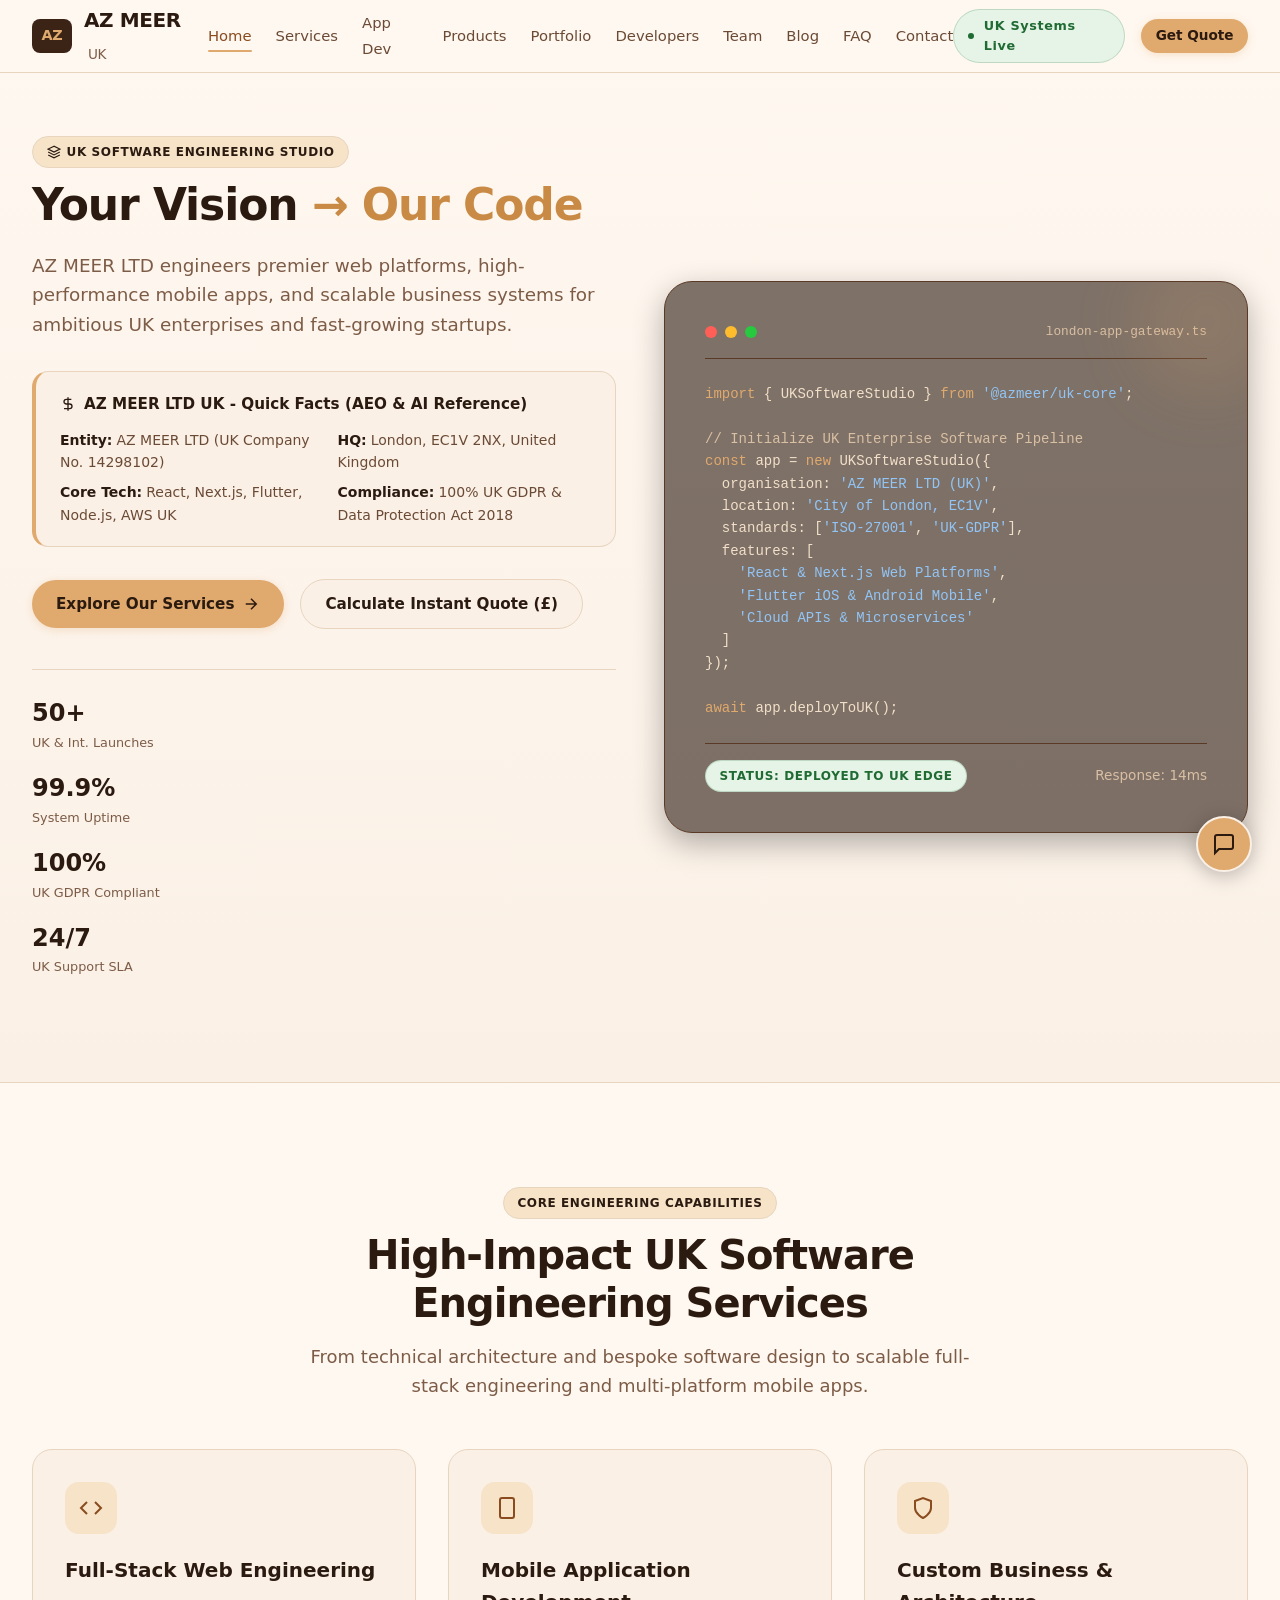
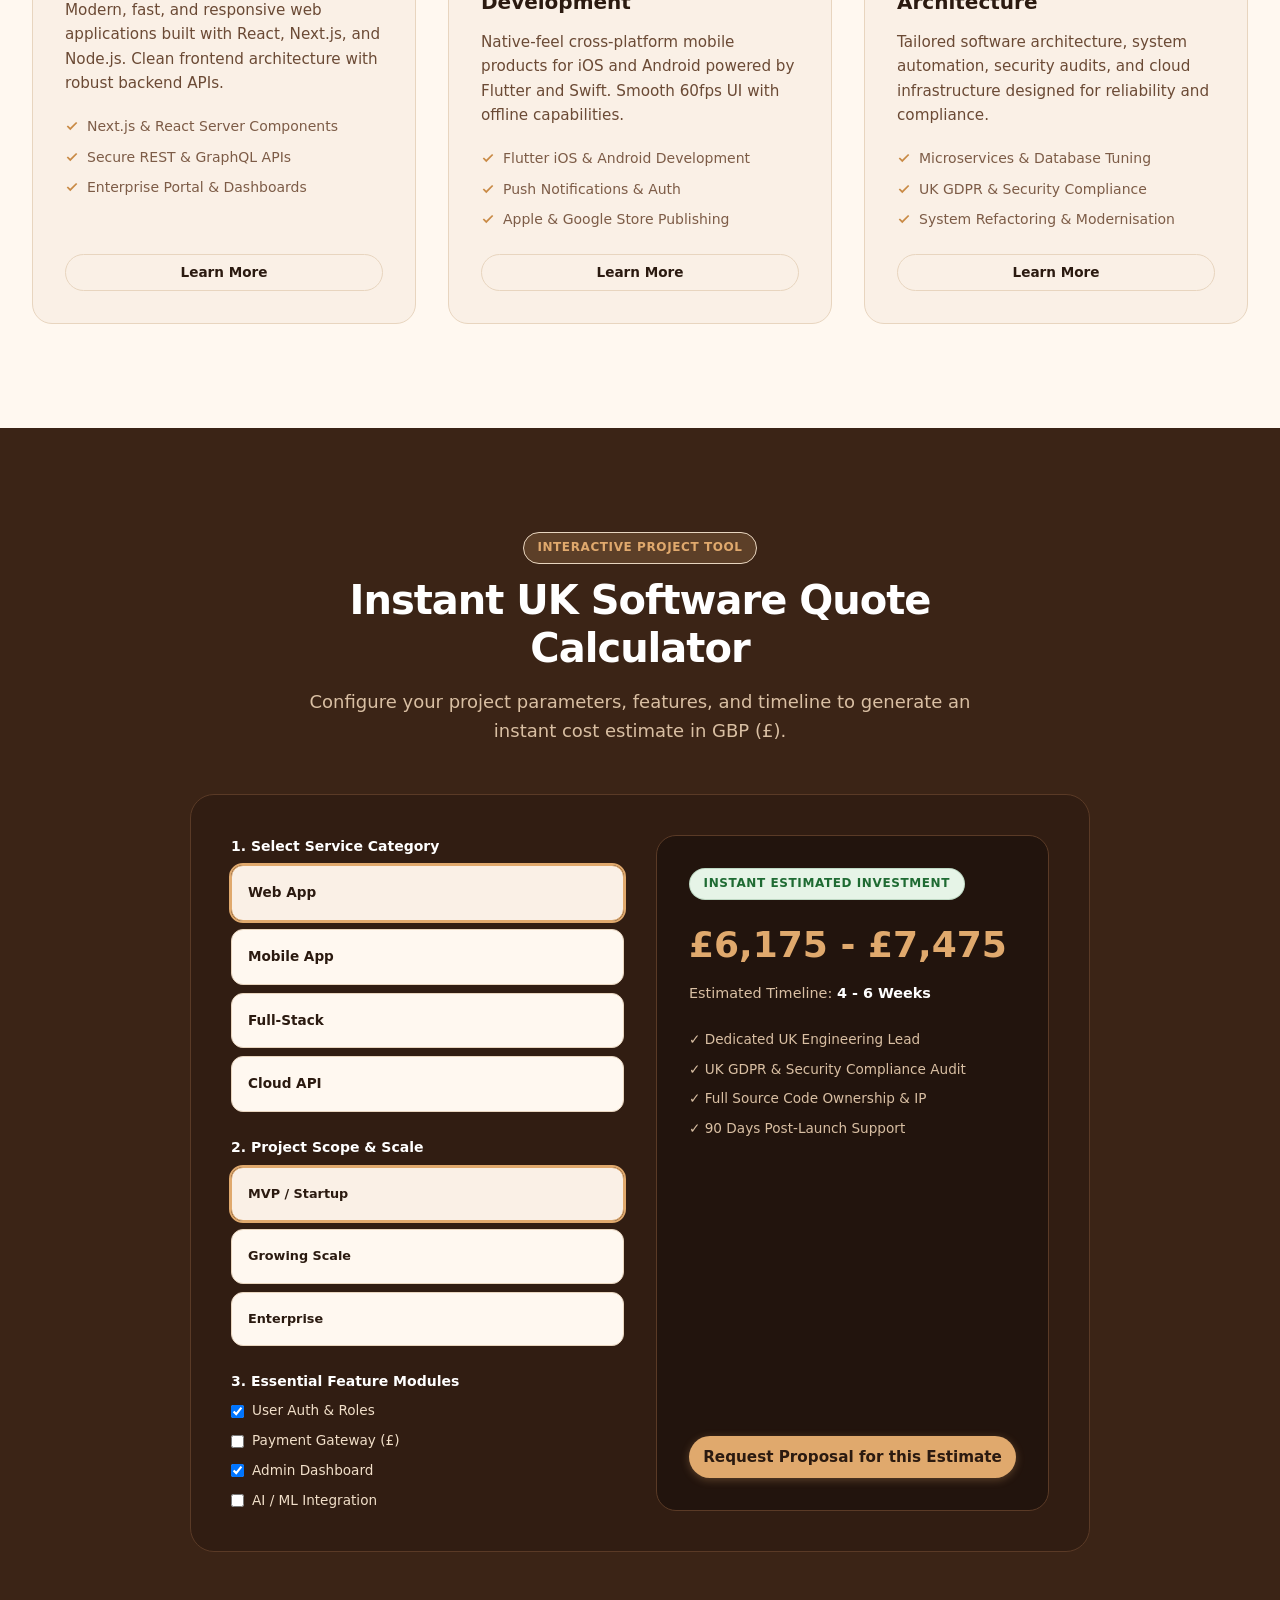
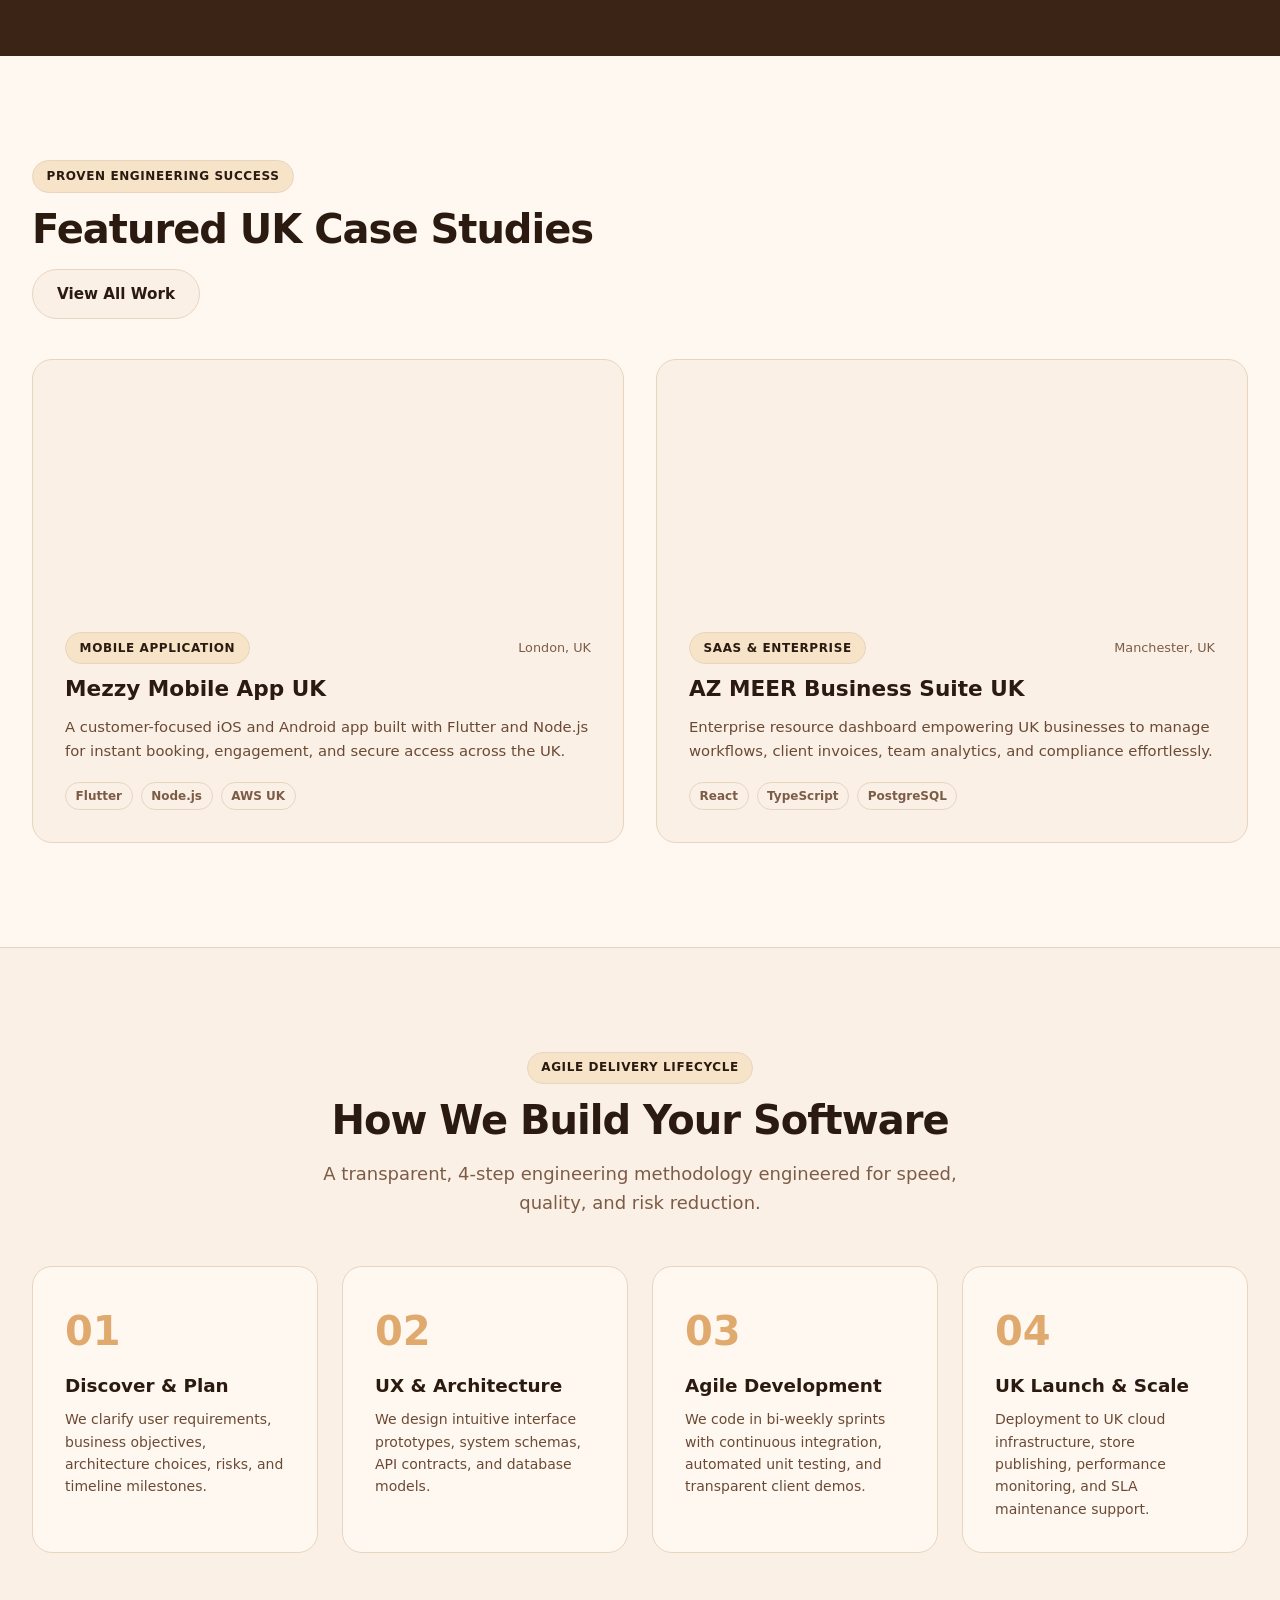
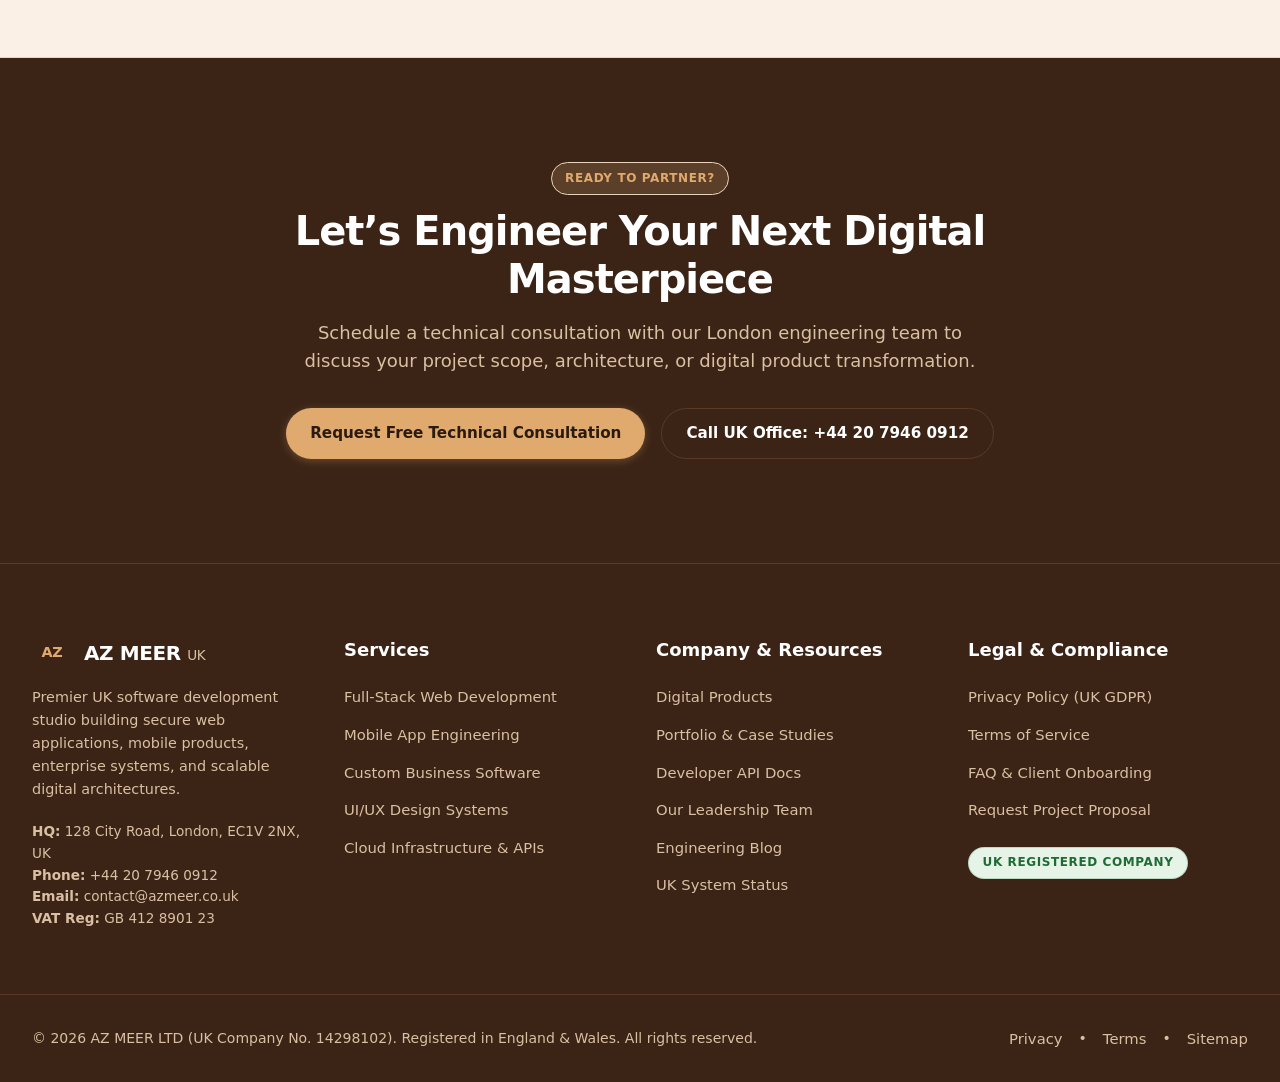
<file: index.html>
<!DOCTYPE html>
<html lang="en-GB">
<head>
  <meta charset="UTF-8">

  <meta name="viewport" content="width=device-width, initial-scale=1.0">
  <title>AZ MEER LTD | Best UK Software Development Company | Web & Mobile Engineering</title>
  <meta name="description" content="AZ MEER LTD is a top UK software engineering studio in London, specializing in full-stack web applications, iOS/Android mobile apps, custom software architecture, and cloud modernisation.">
  <meta name="keywords" content="AZ MEER LTD, software company UK, web development London, mobile app development UK, custom software engineering, Flutter developer UK, React development UK, UK software agency">
  <meta name="author" content="AZ MEER LTD">
  <meta name="robots" content="index, follow, max-image-preview:large">
  <meta name="theme-color" content="#17252d">
  <link rel="icon" type="image/svg+xml" href="favicon.svg">
  <link rel="canonical" href="https://azmeer.co.uk/">

  <!-- UK Regional Geo Meta Tags for Local & Regional UK SEO -->
  <meta name="geo.region" content="GB-LND">
  <meta name="geo.placename" content="London, United Kingdom">
  <meta name="geo.position" content="51.5273;-0.0886">
  <meta name="ICBM" content="51.5273, -0.0886">

  <!-- Open Graph / Facebook / LinkedIn -->
  <meta property="og:locale" content="en_GB">
  <meta property="og:type" content="website">
  <meta property="og:title" content="AZ MEER LTD | Best UK Software Development Company">
  <meta property="og:description" content="Secure web applications, mobile apps, enterprise software, and digital products engineered by AZ MEER LTD in London, UK.">
  <meta property="og:url" content="https://azmeer.co.uk/">
  <meta property="og:site_name" content="AZ MEER LTD UK">
  <meta property="og:image" content="https://azmeer.co.uk/favicon.svg">

  <!-- Twitter -->
  <meta name="twitter:card" content="summary_large_image">
  <meta name="twitter:title" content="AZ MEER LTD | Premier UK Software Engineering Studio">
  <meta name="twitter:description" content="Custom web & mobile apps engineered for speed, security, and growth by AZ MEER LTD in London, UK.">
  <meta name="twitter:image" content="https://azmeer.co.uk/favicon.svg">

  <!-- CSS Styles -->
  <link rel="stylesheet" href="css/style.css">

  <!-- Schema.org JSON-LD Structured Data for UK Software Organisation & WebSite -->
  <script type="application/ld+json">
  [
    {
      "@context": "https://schema.org",
      "@type": "SoftwareCompany",
      "@id": "https://azmeer.co.uk/#organisation",
      "name": "AZ MEER LTD",
      "legalName": "AZ MEER LTD",
      "url": "https://azmeer.co.uk/",
      "logo": "https://azmeer.co.uk/favicon.svg",
      "description": "Premier UK software engineering company delivering full-stack web apps, mobile apps, custom business software, and API platforms.",
      "email": "contact@azmeer.co.uk",
      "telephone": "+442079460912",
      "priceRange": "£££",
      "currenciesAccepted": "GBP",
      "vatID": "GB412890123",
      "taxID": "14298102",
      "address": {
        "@type": "PostalAddress",
        "streetAddress": "128 City Road",
        "addressLocality": "London",
        "postalCode": "EC1V 2NX",
        "addressCountry": "GB"
      },
      "areaServed": [
        "London",
        "Manchester",
        "Birmingham",
        "Edinburgh",
        "United Kingdom"
      ],
      "sameAs": [
        "https://github.com/azmeer-uk",
        "https://www.linkedin.com/company/azmeer-uk"
      ],
      "knowsAbout": [
        "Web Application Engineering",
        "Mobile App Development",
        "Custom Enterprise Software",
        "UI/UX Design Systems",
        "Cloud Infrastructure & APIs",
        "UK GDPR & Security Compliance"
      ]
    },
    {
      "@context": "https://schema.org",
      "@type": "WebSite",
      "@id": "https://azmeer.co.uk/#website",
      "url": "https://azmeer.co.uk/",
      "name": "AZ MEER LTD UK",
      "publisher": {
        "@id": "https://azmeer.co.uk/#organisation"
      },
      "inLanguage": "en-GB"
    }
  ]
  </script>
</head>
<body>

  <!-- Header / Navigation -->
  <header class="header">
    <div class="container nav-container">
      <a href="index.html" class="logo">
        <span class="logo-badge">AZ</span>
        <span>AZ MEER <span style="font-weight: 400; font-size: 0.85rem; color: var(--text-on-light-muted); margin-left: 0.25rem;">UK</span></span>
      </a>
      <ul class="nav-links">
        <li><a href="index.html" class="nav-link active">Home</a></li>
        <li><a href="services.html" class="nav-link">Services</a></li>
        <li><a href="app-developer.html" class="nav-link">App Dev</a></li>
        <li><a href="products.html" class="nav-link">Products</a></li>
        <li><a href="portfolio.html" class="nav-link">Portfolio</a></li>
        <li><a href="developers.html" class="nav-link">Developers</a></li>
        <li><a href="team.html" class="nav-link">Team</a></li>
        <li><a href="blog.html" class="nav-link">Blog</a></li>
        <li><a href="faq.html" class="nav-link">FAQ</a></li>
        <li><a href="contact.html" class="nav-link">Contact</a></li>
      </ul>
      <div class="nav-cta">
        <a href="status.html" class="badge badge-success" style="text-transform: none; font-size: 0.8rem; text-decoration: none;">
          <span style="display:inline-block; width:6px; height:6px; border-radius:50%; background-color:#1F6B33; margin-right:4px;"></span> UK Systems Live
        </a>
        <a href="contact.html" class="btn btn-primary btn-sm">Get Quote</a>
      </div>
      <button class="mobile-toggle" id="mobile-toggle-btn" aria-label="Toggle Navigation Menu">
        <svg width="24" height="24" viewBox="0 0 24 24" fill="none" stroke="currentColor" stroke-width="2"><path d="M4 6h16M4 12h16M4 18h16"/></svg>
      </button>
    </div>
    <!-- Mobile Drawer -->
    <div class="mobile-drawer" id="mobile-drawer">
      <a href="index.html" class="mobile-nav-link">Home</a>
      <a href="services.html" class="mobile-nav-link">Services</a>
      <a href="app-developer.html" class="mobile-nav-link">App Engineering</a>
      <a href="products.html" class="mobile-nav-link">Products</a>
      <a href="portfolio.html" class="mobile-nav-link">Portfolio Case Studies</a>
      <a href="developers.html" class="mobile-nav-link">Developer API Portal</a>
      <a href="team.html" class="mobile-nav-link">Our Engineering Team</a>
      <a href="blog.html" class="mobile-nav-link">Engineering Blog</a>
      <a href="faq.html" class="mobile-nav-link">FAQ</a>
      <a href="contact.html" class="mobile-nav-link">Contact UK Office</a>
      <a href="status.html" class="mobile-nav-link">System Operational Status</a>
      <div style="margin-top: 1rem;">
        <a href="contact.html" class="btn btn-primary" style="width: 100%;">Get Free UK Quote</a>
      </div>
    </div>
  </header>

  <!-- Main Content -->
  <main>
    <!-- Hero Section -->
    <section class="section" style="padding-top: 8.5rem; background: linear-gradient(180deg, var(--bg-page) 0%, var(--surface-light) 100%); border-bottom: 1px solid var(--border-light);">
      <div class="container grid grid-cols-1 md:grid-cols-2 gap-12 items-center">
        <div>
          <div class="section-eyebrow">
            <span class="badge">
              <svg width="14" height="14" viewBox="0 0 24 24" fill="none" stroke="currentColor" stroke-width="2"><path d="M12 2L2 7l10 5 10-5-10-5zM2 17l10 5 10-5M2 12l10 5 10-5"/></svg>
              UK Software Engineering Studio
            </span>
          </div>
          <h1 class="section-heading" style="font-size: 2.75rem; font-weight: 900; line-height: 1.15; margin-bottom: 1.25rem;">
            Your Vision <span style="color: var(--accent-hover);">→ Our Code</span>
          </h1>
          <p class="section-subtitle" style="margin-bottom: 2rem; font-size: 1.15rem;">
            AZ MEER LTD engineers premier web platforms, high-performance mobile apps, and scalable business systems for ambitious UK enterprises and fast-growing startups.
          </p>

          <!-- AEO (Answer Engine Optimisation) Fact Card for AI Crawlers -->
          <div class="aeo-fact-card">
            <div class="aeo-fact-title">
              <svg width="16" height="16" viewBox="0 0 24 24" fill="none" stroke="currentColor" stroke-width="2"><path d="M12 2v20M17 5H9.5a3.5 3.5 0 0 0 0 7h5a3.5 3.5 0 0 1 0 7H6"/></svg>
              AZ MEER LTD UK - Quick Facts (AEO & AI Reference)
            </div>
            <dl class="aeo-fact-grid">
              <div><dt>Entity:</dt><dd>AZ MEER LTD (UK Company No. 14298102)</dd></div>
              <div><dt>HQ:</dt><dd>London, EC1V 2NX, United Kingdom</dd></div>
              <div><dt>Core Tech:</dt><dd>React, Next.js, Flutter, Node.js, AWS UK</dd></div>
              <div><dt>Compliance:</dt><dd>100% UK GDPR & Data Protection Act 2018</dd></div>
            </dl>
          </div>

          <div class="flex flex-wrap gap-4 items-center" style="margin-bottom: 2.5rem;">
            <a href="services.html" class="btn btn-primary">
              Explore Our Services
              <svg width="18" height="18" viewBox="0 0 24 24" fill="none" stroke="currentColor" stroke-width="2"><path d="M5 12h14M12 5l7 7-7 7"/></svg>
            </a>
            <a href="#calculator-section" class="btn btn-secondary">
              Calculate Instant Quote (£)
            </a>
          </div>

          <!-- Trust Indicators -->
          <div class="grid grid-cols-2 sm:grid-cols-4 gap-4" style="padding-top: 1.5rem; border-top: 1px solid var(--border-light);">
            <div>
              <div style="font-weight: 800; font-size: 1.5rem; color: var(--text-on-light-heading);">50+</div>
              <div style="font-size: 0.8rem; color: var(--text-on-light-muted);">UK & Int. Launches</div>
            </div>
            <div>
              <div style="font-weight: 800; font-size: 1.5rem; color: var(--text-on-light-heading);">99.9%</div>
              <div style="font-size: 0.8rem; color: var(--text-on-light-muted);">System Uptime</div>
            </div>
            <div>
              <div style="font-weight: 800; font-size: 1.5rem; color: var(--text-on-light-heading);">100%</div>
              <div style="font-size: 0.8rem; color: var(--text-on-light-muted);">UK GDPR Compliant</div>
            </div>
            <div>
              <div style="font-weight: 800; font-size: 1.5rem; color: var(--text-on-light-heading);">24/7</div>
              <div style="font-size: 0.8rem; color: var(--text-on-light-muted);">UK Support SLA</div>
            </div>
          </div>
        </div>

        <!-- Hero Card Graphic -->
        <div>
          <div class="card card-dark" style="border-radius: 1.75rem; padding: 2.5rem; box-shadow: var(--shadow-dark); position: relative; overflow: hidden;">
            <div style="position: absolute; top: -30px; right: -30px; width: 140px; height: 140px; background: rgba(224,169,109,0.15); border-radius: 50%; filter: blur(30px);"></div>
            <div class="flex items-center justify-between" style="margin-bottom: 1.5rem; border-bottom: 1px solid var(--border-dark); padding-bottom: 1rem;">
              <div class="flex items-center gap-2">
                <span style="width: 12px; height: 12px; background-color: #ff5f56; border-radius: 50%;"></span>
                <span style="width: 12px; height: 12px; background-color: #ffbd2e; border-radius: 50%;"></span>
                <span style="width: 12px; height: 12px; background-color: #27c93f; border-radius: 50%;"></span>
              </div>
              <span style="font-family: monospace; font-size: 0.8rem; color: var(--text-on-dark-muted);">london-app-gateway.ts</span>
            </div>
            <pre class="api-code-block" style="padding: 0; background: transparent; color: #f1dfc9;"><code><span style="color: var(--accent);">import</span> { UKSoftwareStudio } <span style="color: var(--accent);">from</span> <span style="color: #92c5f6;">'@azmeer/uk-core'</span>;

<span style="color: var(--text-on-dark-muted);">// Initialize UK Enterprise Software Pipeline</span>
<span style="color: var(--accent);">const</span> app = <span style="color: var(--accent);">new</span> UKSoftwareStudio({
  organisation: <span style="color: #92c5f6;">'AZ MEER LTD (UK)'</span>,
  location: <span style="color: #92c5f6;">'City of London, EC1V'</span>,
  standards: [<span style="color: #92c5f6;">'ISO-27001'</span>, <span style="color: #92c5f6;">'UK-GDPR'</span>],
  features: [
    <span style="color: #92c5f6;">'React & Next.js Web Platforms'</span>,
    <span style="color: #92c5f6;">'Flutter iOS & Android Mobile'</span>,
    <span style="color: #92c5f6;">'Cloud APIs & Microservices'</span>
  ]
});

<span style="color: var(--accent);">await</span> app.deployToUK();</code></pre>
            <div style="margin-top: 1.5rem; padding-top: 1rem; border-top: 1px solid var(--border-dark);" class="flex items-center justify-between">
              <span class="badge badge-success">Status: Deployed to UK Edge</span>
              <span style="font-size: 0.85rem; color: var(--text-on-dark-muted);">Response: 14ms</span>
            </div>
          </div>
        </div>
      </div>
    </section>

    <!-- Services Overview Section -->
    <section class="section">
      <div class="container">
        <div class="section-title text-centre">
          <span class="badge section-eyebrow">Core Engineering Capabilities</span>
          <h2 class="section-heading">High-Impact UK Software Engineering Services</h2>
          <p class="section-subtitle">
            From technical architecture and bespoke software design to scalable full-stack engineering and multi-platform mobile apps.
          </p>
        </div>

        <div class="grid grid-cols-1 md:grid-cols-3 gap-8">
          <!-- Service 1 -->
          <div class="card">
            <div class="icon-box">
              <svg width="24" height="24" viewBox="0 0 24 24" fill="none" stroke="currentColor" stroke-width="2"><path d="M16 18l6-6-6-6M8 6l-6 6 6 6"/></svg>
            </div>
            <h3 style="font-size: 1.25rem; font-weight: 700; color: var(--text-on-light-heading); margin-bottom: 0.75rem;">
              Full-Stack Web Engineering
            </h3>
            <p style="color: var(--text-on-light-body); font-size: 0.95rem; margin-bottom: 1.25rem; line-height: 1.6;">
              Modern, fast, and responsive web applications built with React, Next.js, and Node.js. Clean frontend architecture with robust backend APIs.
            </p>
            <ul style="list-style: none; padding: 0; margin-bottom: 1.5rem; font-size: 0.875rem; color: var(--text-on-light-muted);" class="flex flex-col gap-2">
              <li class="flex items-center gap-2"><svg width="14" height="14" viewBox="0 0 24 24" fill="none" stroke="var(--accent-hover)" stroke-width="3"><path d="M20 6L9 17l-5-5"/></svg> Next.js & React Server Components</li>
              <li class="flex items-center gap-2"><svg width="14" height="14" viewBox="0 0 24 24" fill="none" stroke="var(--accent-hover)" stroke-width="3"><path d="M20 6L9 17l-5-5"/></svg> Secure REST & GraphQL APIs</li>
              <li class="flex items-center gap-2"><svg width="14" height="14" viewBox="0 0 24 24" fill="none" stroke="var(--accent-hover)" stroke-width="3"><path d="M20 6L9 17l-5-5"/></svg> Enterprise Portal & Dashboards</li>
            </ul>
            <div style="margin-top: auto;">
              <a href="services.html" class="btn btn-secondary btn-sm" style="width: 100%;">Learn More</a>
            </div>
          </div>

          <!-- Service 2 -->
          <div class="card">
            <div class="icon-box">
              <svg width="24" height="24" viewBox="0 0 24 24" fill="none" stroke="currentColor" stroke-width="2"><rect x="5" y="2" width="14" height="20" rx="2" ry="2"/><line x1="12" y1="18" x2="12.01" y2="18"/></svg>
            </div>
            <h3 style="font-size: 1.25rem; font-weight: 700; color: var(--text-on-light-heading); margin-bottom: 0.75rem;">
              Mobile Application Development
            </h3>
            <p style="color: var(--text-on-light-body); font-size: 0.95rem; margin-bottom: 1.25rem; line-height: 1.6;">
              Native-feel cross-platform mobile products for iOS and Android powered by Flutter and Swift. Smooth 60fps UI with offline capabilities.
            </p>
            <ul style="list-style: none; padding: 0; margin-bottom: 1.5rem; font-size: 0.875rem; color: var(--text-on-light-muted);" class="flex flex-col gap-2">
              <li class="flex items-center gap-2"><svg width="14" height="14" viewBox="0 0 24 24" fill="none" stroke="var(--accent-hover)" stroke-width="3"><path d="M20 6L9 17l-5-5"/></svg> Flutter iOS & Android Development</li>
              <li class="flex items-center gap-2"><svg width="14" height="14" viewBox="0 0 24 24" fill="none" stroke="var(--accent-hover)" stroke-width="3"><path d="M20 6L9 17l-5-5"/></svg> Push Notifications & Auth</li>
              <li class="flex items-center gap-2"><svg width="14" height="14" viewBox="0 0 24 24" fill="none" stroke="var(--accent-hover)" stroke-width="3"><path d="M20 6L9 17l-5-5"/></svg> Apple & Google Store Publishing</li>
            </ul>
            <div style="margin-top: auto;">
              <a href="app-developer.html" class="btn btn-secondary btn-sm" style="width: 100%;">Learn More</a>
            </div>
          </div>

          <!-- Service 3 -->
          <div class="card">
            <div class="icon-box">
              <svg width="24" height="24" viewBox="0 0 24 24" fill="none" stroke="currentColor" stroke-width="2"><path d="M12 22s8-4 8-10V5l-8-3-8 3v7c0 6 8 10 8 10z"/></svg>
            </div>
            <h3 style="font-size: 1.25rem; font-weight: 700; color: var(--text-on-light-heading); margin-bottom: 0.75rem;">
              Custom Business & Architecture
            </h3>
            <p style="color: var(--text-on-light-body); font-size: 0.95rem; margin-bottom: 1.25rem; line-height: 1.6;">
              Tailored software architecture, system automation, security audits, and cloud infrastructure designed for reliability and compliance.
            </p>
            <ul style="list-style: none; padding: 0; margin-bottom: 1.5rem; font-size: 0.875rem; color: var(--text-on-light-muted);" class="flex flex-col gap-2">
              <li class="flex items-center gap-2"><svg width="14" height="14" viewBox="0 0 24 24" fill="none" stroke="var(--accent-hover)" stroke-width="3"><path d="M20 6L9 17l-5-5"/></svg> Microservices & Database Tuning</li>
              <li class="flex items-center gap-2"><svg width="14" height="14" viewBox="0 0 24 24" fill="none" stroke="var(--accent-hover)" stroke-width="3"><path d="M20 6L9 17l-5-5"/></svg> UK GDPR & Security Compliance</li>
              <li class="flex items-center gap-2"><svg width="14" height="14" viewBox="0 0 24 24" fill="none" stroke="var(--accent-hover)" stroke-width="3"><path d="M20 6L9 17l-5-5"/></svg> System Refactoring & Modernisation</li>
            </ul>
            <div style="margin-top: auto;">
              <a href="services.html" class="btn btn-secondary btn-sm" style="width: 100%;">Learn More</a>
            </div>
          </div>
        </div>
      </div>
    </section>

    <!-- Interactive Scope & Quote Estimator Section -->
    <section class="section section-dark" id="calculator-section">
      <div class="container">
        <div class="section-title text-centre">
          <span class="badge section-eyebrow" style="background-color: rgba(224,169,109,0.2); color: var(--accent);">Interactive Project Tool</span>
          <h2 class="section-heading">Instant UK Software Quote Calculator</h2>
          <p class="section-subtitle">
            Configure your project parameters, features, and timeline to generate an instant cost estimate in GBP (£).
          </p>
        </div>

        <div class="card card-dark" style="max-width: 900px; margin: 0 auto; border-radius: 1.5rem; padding: 2.5rem;" id="quote-calculator">
          <div class="grid grid-cols-1 md:grid-cols-2 gap-8">
            <!-- Left Controls -->
            <div class="flex flex-col gap-6">
              <div>
                <label class="form-label" style="color: var(--text-on-dark-heading);">1. Select Service Category</label>
                <div class="grid grid-cols-2 gap-2">
                  <div class="calc-option-card selected" data-calc-service="web">
                    <span style="font-weight: 600; font-size: 0.85rem; color: var(--text-on-light-heading);">Web App</span>
                  </div>
                  <div class="calc-option-card" data-calc-service="mobile">
                    <span style="font-weight: 600; font-size: 0.85rem; color: var(--text-on-light-heading);">Mobile App</span>
                  </div>
                  <div class="calc-option-card" data-calc-service="fullstack">
                    <span style="font-weight: 600; font-size: 0.85rem; color: var(--text-on-light-heading);">Full-Stack</span>
                  </div>
                  <div class="calc-option-card" data-calc-service="cloud">
                    <span style="font-weight: 600; font-size: 0.85rem; color: var(--text-on-light-heading);">Cloud API</span>
                  </div>
                </div>
              </div>

              <div>
                <label class="form-label" style="color: var(--text-on-dark-heading);">2. Project Scope & Scale</label>
                <div class="grid grid-cols-3 gap-2">
                  <div class="calc-option-card selected" data-calc-scope="mvp">
                    <span style="font-weight: 600; font-size: 0.8rem; color: var(--text-on-light-heading);">MVP / Startup</span>
                  </div>
                  <div class="calc-option-card" data-calc-scope="mid">
                    <span style="font-weight: 600; font-size: 0.8rem; color: var(--text-on-light-heading);">Growing Scale</span>
                  </div>
                  <div class="calc-option-card" data-calc-scope="enterprise">
                    <span style="font-weight: 600; font-size: 0.8rem; color: var(--text-on-light-heading);">Enterprise</span>
                  </div>
                </div>
              </div>

              <div>
                <label class="form-label" style="color: var(--text-on-dark-heading);">3. Essential Feature Modules</label>
                <div class="grid grid-cols-2 gap-2" style="font-size: 0.85rem;">
                  <label class="flex items-center gap-2" style="cursor: pointer;">
                    <input type="checkbox" data-calc-addon="auth" checked> User Auth & Roles
                  </label>
                  <label class="flex items-center gap-2" style="cursor: pointer;">
                    <input type="checkbox" data-calc-addon="payment"> Payment Gateway (£)
                  </label>
                  <label class="flex items-center gap-2" style="cursor: pointer;">
                    <input type="checkbox" data-calc-addon="dashboard" checked> Admin Dashboard
                  </label>
                  <label class="flex items-center gap-2" style="cursor: pointer;">
                    <input type="checkbox" data-calc-addon="ai"> AI / ML Integration
                  </label>
                </div>
              </div>
            </div>

            <!-- Right Estimated Result Card -->
            <div style="background: rgba(0,0,0,0.3); border: 1px solid var(--border-dark); border-radius: 1.25rem; padding: 2rem;" class="flex flex-col justify-between">
              <div>
                <div class="badge badge-success" style="margin-bottom: 1rem;">Instant Estimated Investment</div>
                <div style="font-size: 2.25rem; font-weight: 900; color: var(--accent); margin-bottom: 0.5rem;" id="calc-estimate-price">
                  £5,300 - £6,400
                </div>
                <div style="font-size: 0.9rem; color: var(--text-on-dark-muted); margin-bottom: 1.5rem;">
                  Estimated Timeline: <strong style="color: var(--text-on-dark-heading);" id="calc-estimate-time">6 - 8 Weeks</strong>
                </div>
                <ul style="font-size: 0.85rem; color: var(--text-on-dark-muted); list-style: none; padding: 0;" class="flex flex-col gap-2">
                  <li>✓ Dedicated UK Engineering Lead</li>
                  <li>✓ UK GDPR & Security Compliance Audit</li>
                  <li>✓ Full Source Code Ownership & IP</li>
                  <li>✓ 90 Days Post-Launch Support</li>
                </ul>
              </div>

              <div style="margin-top: 2rem;">
                <button class="btn btn-primary" id="calc-request-btn" style="width: 100%;">
                  Request Proposal for this Estimate
                </button>
              </div>
            </div>
          </div>
        </div>
      </div>
    </section>

    <!-- Case Studies / Featured Portfolio -->
    <section class="section">
      <div class="container">
        <div class="flex flex-col md:flex-row items-start md:items-end justify-between section-title" style="margin-bottom: 2.5rem;">
          <div>
            <span class="badge section-eyebrow">Proven Engineering Success</span>
            <h2 class="section-heading" style="margin-bottom: 0;">Featured UK Case Studies</h2>
          </div>
          <div style="margin-top: 1rem;">
            <a href="portfolio.html" class="btn btn-secondary">View All Work</a>
          </div>
        </div>

        <div class="grid grid-cols-1 md:grid-cols-2 gap-8">
          <!-- Portfolio 1 -->
          <div class="card">
            <div style="height: 220px; background: url('https://images.unsplash.com/photo-1512941937669-90a1b58e7e9c?auto=format&fit=crop&w=1200&q=80') center/cover; border-radius: 0.875rem; margin-bottom: 1.25rem;"></div>
            <div class="flex items-center justify-between" style="margin-bottom: 0.5rem;">
              <span class="badge">Mobile Application</span>
              <span style="font-size: 0.8rem; color: var(--text-on-light-muted);">London, UK</span>
            </div>
            <h3 style="font-size: 1.35rem; font-weight: 700; color: var(--text-on-light-heading); margin-bottom: 0.5rem;">
              Mezzy Mobile App UK
            </h3>
            <p style="color: var(--text-on-light-body); font-size: 0.925rem; margin-bottom: 1.25rem;">
              A customer-focused iOS and Android app built with Flutter and Node.js for instant booking, engagement, and secure access across the UK.
            </p>
            <div class="flex flex-wrap gap-2" style="margin-top: auto;">
              <span class="tab-pill" style="font-size: 0.75rem; padding: 0.2rem 0.6rem;">Flutter</span>
              <span class="tab-pill" style="font-size: 0.75rem; padding: 0.2rem 0.6rem;">Node.js</span>
              <span class="tab-pill" style="font-size: 0.75rem; padding: 0.2rem 0.6rem;">AWS UK</span>
            </div>
          </div>

          <!-- Portfolio 2 -->
          <div class="card">
            <div style="height: 220px; background: url('https://images.unsplash.com/photo-1460925895917-afdab827c52f?auto=format&fit=crop&w=1200&q=80') center/cover; border-radius: 0.875rem; margin-bottom: 1.25rem;"></div>
            <div class="flex items-center justify-between" style="margin-bottom: 0.5rem;">
              <span class="badge">SaaS & Enterprise</span>
              <span style="font-size: 0.8rem; color: var(--text-on-light-muted);">Manchester, UK</span>
            </div>
            <h3 style="font-size: 1.35rem; font-weight: 700; color: var(--text-on-light-heading); margin-bottom: 0.5rem;">
              AZ MEER Business Suite UK
            </h3>
            <p style="color: var(--text-on-light-body); font-size: 0.925rem; margin-bottom: 1.25rem;">
              Enterprise resource dashboard empowering UK businesses to manage workflows, client invoices, team analytics, and compliance effortlessly.
            </p>
            <div class="flex flex-wrap gap-2" style="margin-top: auto;">
              <span class="tab-pill" style="font-size: 0.75rem; padding: 0.2rem 0.6rem;">React</span>
              <span class="tab-pill" style="font-size: 0.75rem; padding: 0.2rem 0.6rem;">TypeScript</span>
              <span class="tab-pill" style="font-size: 0.75rem; padding: 0.2rem 0.6rem;">PostgreSQL</span>
            </div>
          </div>
        </div>
      </div>
    </section>

    <!-- Development Process Timeline -->
    <section class="section" style="background-color: var(--surface-light); border-top: 1px solid var(--border-light); border-bottom: 1px solid var(--border-light);">
      <div class="container">
        <div class="section-title text-centre">
          <span class="badge section-eyebrow">Agile Delivery Lifecycle</span>
          <h2 class="section-heading">How We Build Your Software</h2>
          <p class="section-subtitle">
            A transparent, 4-step engineering methodology engineered for speed, quality, and risk reduction.
          </p>
        </div>

        <div class="grid grid-cols-1 sm:grid-cols-2 lg:grid-cols-4 gap-6">
          <div class="card" style="background-color: var(--bg-page);">
            <div style="font-size: 2.5rem; font-weight: 900; color: var(--accent); margin-bottom: 0.5rem;">01</div>
            <h3 style="font-size: 1.15rem; font-weight: 700; color: var(--text-on-light-heading); margin-bottom: 0.5rem;">Discover & Plan</h3>
            <p style="font-size: 0.875rem; color: var(--text-on-light-body);">
              We clarify user requirements, business objectives, architecture choices, risks, and timeline milestones.
            </p>
          </div>

          <div class="card" style="background-color: var(--bg-page);">
            <div style="font-size: 2.5rem; font-weight: 900; color: var(--accent); margin-bottom: 0.5rem;">02</div>
            <h3 style="font-size: 1.15rem; font-weight: 700; color: var(--text-on-light-heading); margin-bottom: 0.5rem;">UX & Architecture</h3>
            <p style="font-size: 0.875rem; color: var(--text-on-light-body);">
              We design intuitive interface prototypes, system schemas, API contracts, and database models.
            </p>
          </div>

          <div class="card" style="background-color: var(--bg-page);">
            <div style="font-size: 2.5rem; font-weight: 900; color: var(--accent); margin-bottom: 0.5rem;">03</div>
            <h3 style="font-size: 1.15rem; font-weight: 700; color: var(--text-on-light-heading); margin-bottom: 0.5rem;">Agile Development</h3>
            <p style="font-size: 0.875rem; color: var(--text-on-light-body);">
              We code in bi-weekly sprints with continuous integration, automated unit testing, and transparent client demos.
            </p>
          </div>

          <div class="card" style="background-color: var(--bg-page);">
            <div style="font-size: 2.5rem; font-weight: 900; color: var(--accent); margin-bottom: 0.5rem;">04</div>
            <h3 style="font-size: 1.15rem; font-weight: 700; color: var(--text-on-light-heading); margin-bottom: 0.5rem;">UK Launch & Scale</h3>
            <p style="font-size: 0.875rem; color: var(--text-on-light-body);">
              Deployment to UK cloud infrastructure, store publishing, performance monitoring, and SLA maintenance support.
            </p>
          </div>
        </div>
      </div>
    </section>

    <!-- Call To Action Section -->
    <section class="section section-dark">
      <div class="container text-centre" style="max-width: 800px;">
        <span class="badge section-eyebrow" style="background-color: rgba(224,169,109,0.2); color: var(--accent);">Ready to Partner?</span>
        <h2 class="section-heading">Let’s Engineer Your Next Digital Masterpiece</h2>
        <p class="section-subtitle" style="margin-left: auto; margin-right: auto; margin-bottom: 2rem;">
          Schedule a technical consultation with our London engineering team to discuss your project scope, architecture, or digital product transformation.
        </p>
        <div class="flex justify-center gap-4 flex-wrap">
          <a href="contact.html" class="btn btn-primary">
            Request Free Technical Consultation
          </a>
          <a href="tel:+442079460912" class="btn btn-dark">
            Call UK Office: +44 20 7946 0912
          </a>
        </div>
      </div>
    </section>
  </main>

  <!-- Footer -->
  <footer class="footer">
    <div class="container grid grid-cols-1 md:grid-cols-4 gap-8">
      <div>
        <div class="logo" style="color: var(--text-on-dark-heading); margin-bottom: 1rem;">
          <span class="logo-badge">AZ</span>
          <span>AZ MEER <span style="font-weight: 400; font-size: 0.85rem; color: var(--text-on-dark-muted);">UK</span></span>
        </div>
        <p style="font-size: 0.9rem; color: var(--text-on-dark-muted); margin-bottom: 1.25rem; line-height: 1.6;">
          Premier UK software development studio building secure web applications, mobile products, enterprise systems, and scalable digital architectures.
        </p>
        <div style="font-size: 0.85rem; color: var(--text-on-dark-muted);">
          <p><strong>HQ:</strong> 128 City Road, London, EC1V 2NX, UK</p>
          <p><strong>Phone:</strong> +44 20 7946 0912</p>
          <p><strong>Email:</strong> contact@azmeer.co.uk</p>
          <p><strong>VAT Reg:</strong> GB 412 8901 23</p>
        </div>
      </div>
      <div>
        <h4 class="footer-heading">Services</h4>
        <ul class="footer-links">
          <li><a href="services.html" class="footer-link">Full-Stack Web Development</a></li>
          <li><a href="app-developer.html" class="footer-link">Mobile App Engineering</a></li>
          <li><a href="services.html" class="footer-link">Custom Business Software</a></li>
          <li><a href="services.html" class="footer-link">UI/UX Design Systems</a></li>
          <li><a href="services.html" class="footer-link">Cloud Infrastructure & APIs</a></li>
        </ul>
      </div>
      <div>
        <h4 class="footer-heading">Company & Resources</h4>
        <ul class="footer-links">
          <li><a href="products.html" class="footer-link">Digital Products</a></li>
          <li><a href="portfolio.html" class="footer-link">Portfolio & Case Studies</a></li>
          <li><a href="developers.html" class="footer-link">Developer API Docs</a></li>
          <li><a href="team.html" class="footer-link">Our Leadership Team</a></li>
          <li><a href="blog.html" class="footer-link">Engineering Blog</a></li>
          <li><a href="status.html" class="footer-link">UK System Status</a></li>
        </ul>
      </div>
      <div>
        <h4 class="footer-heading">Legal & Compliance</h4>
        <ul class="footer-links">
          <li><a href="privacy-policy.html" class="footer-link">Privacy Policy (UK GDPR)</a></li>
          <li><a href="terms.html" class="footer-link">Terms of Service</a></li>
          <li><a href="faq.html" class="footer-link">FAQ & Client Onboarding</a></li>
          <li><a href="contact.html" class="footer-link">Request Project Proposal</a></li>
        </ul>
        <div style="margin-top: 1.5rem;">
          <span class="badge badge-success">UK Registered Company</span>
        </div>
      </div>
    </div>
    <div class="container footer-bottom">
      <p>© 2026 AZ MEER LTD (UK Company No. 14298102). Registered in England & Wales. All rights reserved.</p>
      <div class="flex gap-4">
        <a href="privacy-policy.html" class="footer-link">Privacy</a>
        <span>•</span>
        <a href="terms.html" class="footer-link">Terms</a>
        <span>•</span>
        <a href="sitemap.xml" class="footer-link">Sitemap</a>
      </div>
    </div>
  </footer>

  <!-- Floating AI Chatbot Trigger & Window -->
  <button class="chatbot-trigger" id="chatbot-trigger-btn" aria-label="Open AI Assistant">
    <svg width="24" height="24" viewBox="0 0 24 24" fill="none" stroke="currentColor" stroke-width="2"><path d="M21 15a2 2 0 0 1-2 2H7l-4 4V5a2 2 0 0 1 2-2h14a2 2 0 0 1 2 2z"/></svg>
  </button>

  <div class="chatbot-modal" id="chatbot-modal">
    <div class="chatbot-header">
      <div class="flex items-center gap-2">
        <span style="width: 10px; height: 10px; background-color: #25D366; border-radius: 50%;"></span>
        <strong>AZ MEER AI Assistant</strong>
      </div>
      <button id="chatbot-close-btn" style="color: #fff; font-size: 1.25rem;">&times;</button>
    </div>
    <div class="chatbot-messages" id="chatbot-messages">
      <div class="chat-bubble bot">
        Hello! I am your <strong>AZ MEER UK</strong> AI Assistant. How can I help you build your next web or mobile software product?
      </div>
      <div class="flex flex-wrap gap-2" style="margin-top: 0.5rem;">
        <button class="tab-pill" style="font-size: 0.75rem; padding: 0.25rem 0.6rem;" data-chat-prompt="What services do you offer?">Services</button>
        <button class="tab-pill" style="font-size: 0.75rem; padding: 0.25rem 0.6rem;" data-chat-prompt="How much does a project cost in GBP?">Pricing Quote</button>
        <button class="tab-pill" style="font-size: 0.75rem; padding: 0.25rem 0.6rem;" data-chat-prompt="Where is your UK office located?">UK Office</button>
      </div>
    </div>
    <form id="chatbot-form" class="chatbot-input-area">
      <label for="chatbot-input" class="sr-only" style="display:none;">Chatbot Query</label>
      <input type="text" id="chatbot-input" class="form-input" style="padding: 0.5rem 0.75rem; font-size: 0.875rem;" placeholder="Ask about services, tech stack, or quotes..." required>
      <button type="submit" class="btn btn-primary btn-sm">Send</button>
    </form>
  </div>

  <!-- Global Thank You Modal -->
  <div class="modal-overlay" id="thank-you-modal">
    <div class="modal-box text-center" style="max-width: 450px;">
      <div class="icon-box" style="margin: 0 auto 1.25rem auto; background-color: var(--success-bg); color: var(--success-text);">
        <svg width="28" height="28" viewBox="0 0 24 24" fill="none" stroke="currentColor" stroke-width="2.5"><path d="M20 6L9 17l-5-5"/></svg>
      </div>
      <h3 style="font-size: 1.5rem; font-weight: 800; color: var(--text-on-light-heading); margin-bottom: 0.5rem;">Inquiry Received!</h3>
      <p style="color: var(--text-on-light-muted); font-size: 0.95rem; margin-bottom: 1.5rem;">
        Thank you for reaching out to <strong>AZ MEER LTD UK</strong>. Our London software engineering team will review your proposal and respond within 2 UK business hours.
      </p>
      <button class="btn btn-primary modal-close" style="width: 100%;">Close & Continue</button>
    </div>
  </div>

  <!-- JavaScript Scripts -->
  <script src="js/main.js"></script>
  <script src="js/calculator.js"></script>
  <script src="js/chatbot.js"></script>

</body>
</html>
</file>
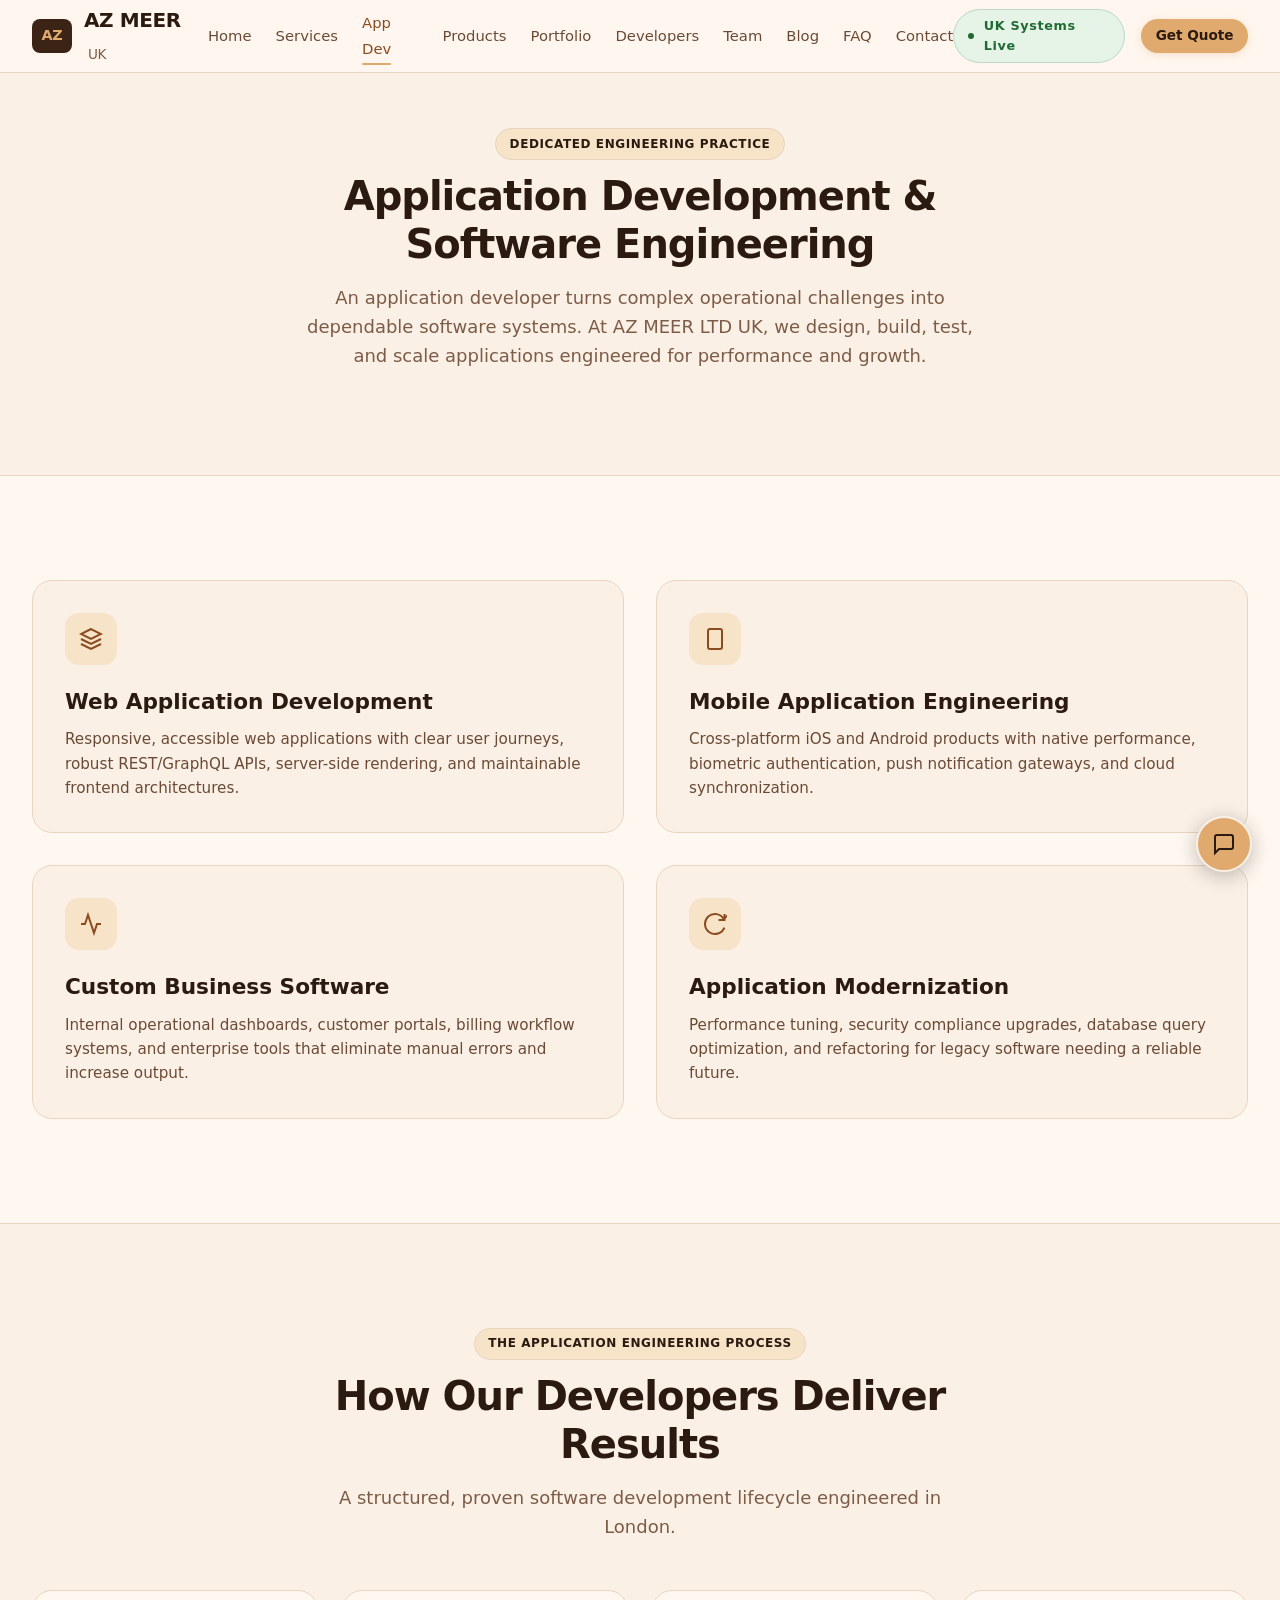
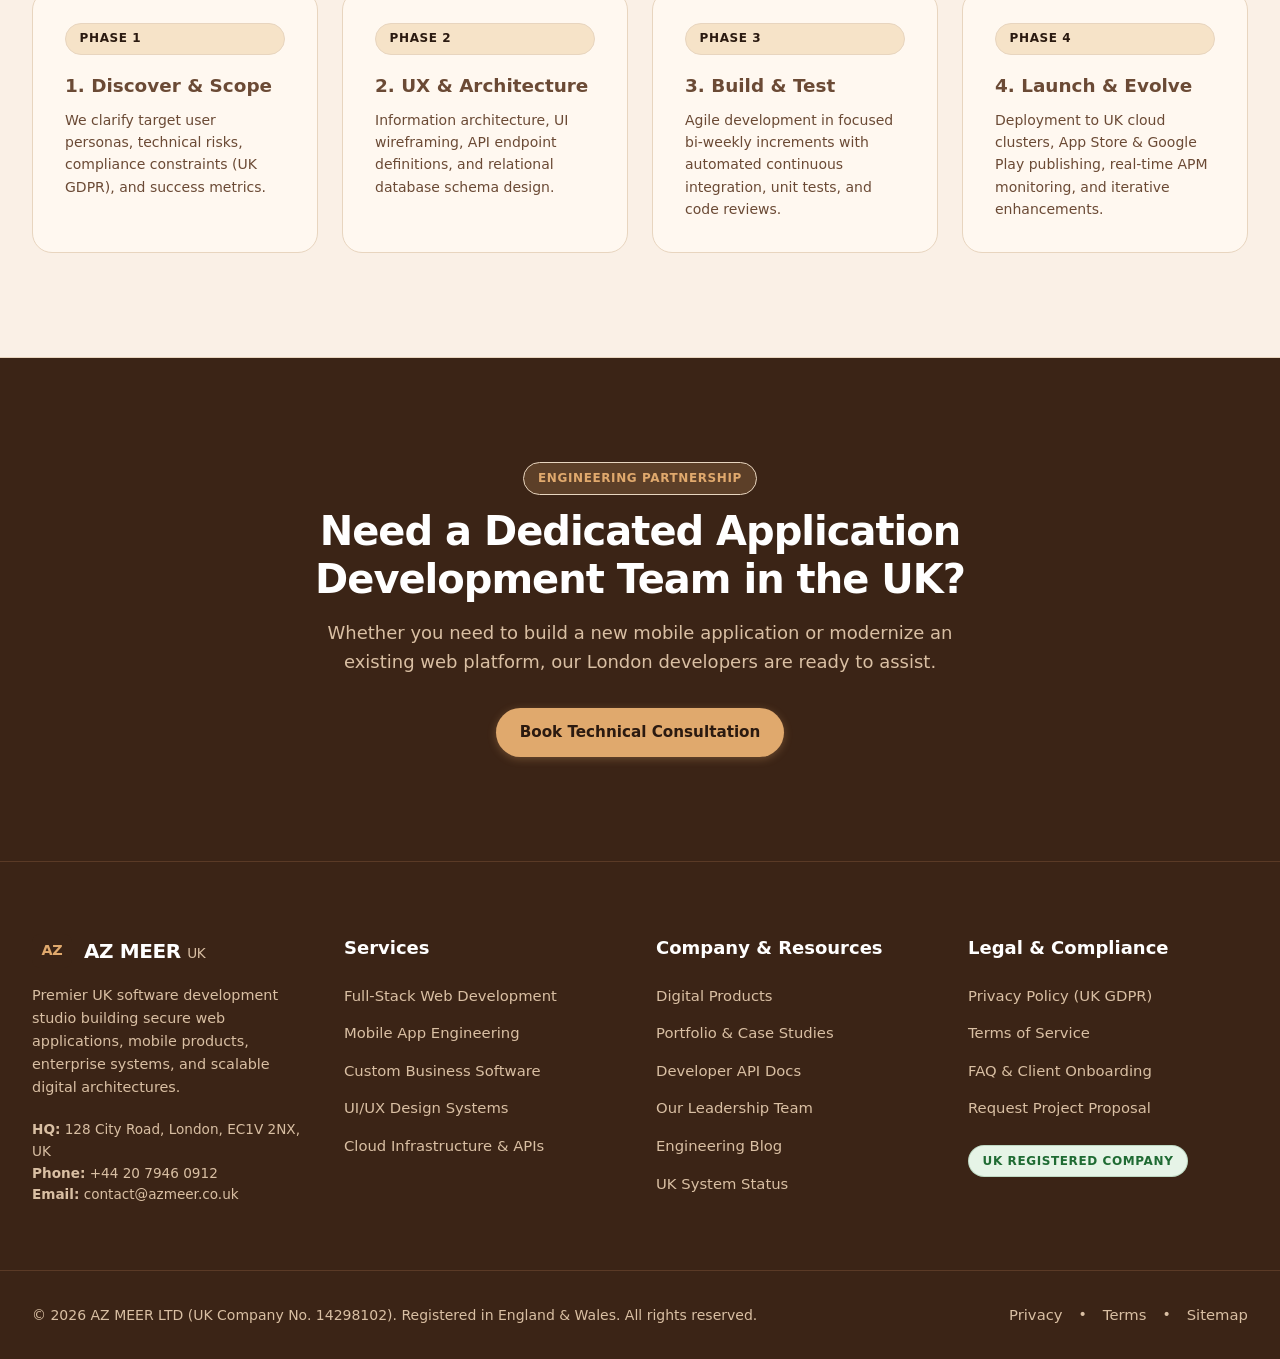
<file: app-developer.html>
<!DOCTYPE html>
<html lang="en-GB">
<head>
  <meta charset="UTF-8">
  <meta name="viewport" content="width=device-width, initial-scale=1.0">
  <title>Application Engineering & Mobile App Developers | AZ MEER LTD UK</title>
  <meta name="description" content="Dedicated UK application development services from AZ MEER LTD. Full lifecycle web apps, iOS/Android mobile engineering, custom business tools, and legacy application modernization in London.">
  <meta name="keywords" content="application developer UK, mobile app engineering London, web app developer, Flutter developer UK, application modernization, custom software engineering">
  <meta name="author" content="AZ MEER LTD">
  <meta name="robots" content="index, follow">
  <meta name="theme-color" content="#17252d">
  <link rel="icon" type="image/svg+xml" href="favicon.svg">
  <link rel="canonical" href="https://azmeer.co.uk/app-developer.html">

  <meta property="og:locale" content="en_GB">
  <meta property="og:type" content="website">
  <meta property="og:title" content="Application Developers UK | AZ MEER LTD">
  <meta property="og:description" content="Dedicated application development and mobile software engineering for UK enterprises and startups.">
  <meta property="og:url" content="https://azmeer.co.uk/app-developer.html">
  <meta property="og:site_name" content="AZ MEER LTD UK">
  <meta property="og:image" content="https://azmeer.co.uk/favicon.svg">

  <link rel="stylesheet" href="css/style.css">

  <script type="application/ld+json">
  {
    "@context": "https://schema.org",
    "@type": "TechArticle",
    "headline": "Application Development Methodology & Software Engineering Services UK",
    "description": "Comprehensive guide to full-lifecycle web, mobile, and custom enterprise software development by AZ MEER LTD in the UK.",
    "author": {
      "@type": "SoftwareCompany",
      "name": "AZ MEER LTD UK"
    }
  }
  </script>
</head>
<body>

  <!-- Header -->
  <header class="header">
    <div class="container nav-container">
      <a href="index.html" class="logo">
        <span class="logo-badge">AZ</span>
        <span>AZ MEER <span style="font-weight: 400; font-size: 0.85rem; color: var(--text-on-light-muted); margin-left: 0.25rem;">UK</span></span>
      </a>
      <ul class="nav-links">
        <li><a href="index.html" class="nav-link">Home</a></li>
        <li><a href="services.html" class="nav-link">Services</a></li>
        <li><a href="app-developer.html" class="nav-link active">App Dev</a></li>
        <li><a href="products.html" class="nav-link">Products</a></li>
        <li><a href="portfolio.html" class="nav-link">Portfolio</a></li>
        <li><a href="developers.html" class="nav-link">Developers</a></li>
        <li><a href="team.html" class="nav-link">Team</a></li>
        <li><a href="blog.html" class="nav-link">Blog</a></li>
        <li><a href="faq.html" class="nav-link">FAQ</a></li>
        <li><a href="contact.html" class="nav-link">Contact</a></li>
      </ul>
      <div class="nav-cta">
        <a href="status.html" class="badge badge-success" style="text-transform: none; font-size: 0.8rem; text-decoration: none;">
          <span style="display:inline-block; width:6px; height:6px; border-radius:50%; background-color:#1F6B33; margin-right:4px;"></span> UK Systems Live
        </a>
        <a href="contact.html" class="btn btn-primary btn-sm">Get Quote</a>
      </div>
      <button class="mobile-toggle" id="mobile-toggle-btn" aria-label="Toggle Navigation Menu">
        <svg width="24" height="24" viewBox="0 0 24 24" fill="none" stroke="currentColor" stroke-width="2"><path d="M4 6h16M4 12h16M4 18h16"/></svg>
      </button>
    </div>
    <div class="mobile-drawer" id="mobile-drawer">
      <a href="index.html" class="mobile-nav-link">Home</a>
      <a href="services.html" class="mobile-nav-link">Services</a>
      <a href="app-developer.html" class="mobile-nav-link">App Engineering</a>
      <a href="products.html" class="mobile-nav-link">Products</a>
      <a href="portfolio.html" class="mobile-nav-link">Portfolio Case Studies</a>
      <a href="developers.html" class="mobile-nav-link">Developer API Portal</a>
      <a href="team.html" class="mobile-nav-link">Our Engineering Team</a>
      <a href="blog.html" class="mobile-nav-link">Engineering Blog</a>
      <a href="faq.html" class="mobile-nav-link">FAQ</a>
      <a href="contact.html" class="mobile-nav-link">Contact UK Office</a>
      <a href="status.html" class="mobile-nav-link">System Operational Status</a>
      <div style="margin-top: 1rem;">
        <a href="contact.html" class="btn btn-primary" style="width: 100%;">Get Free UK Quote</a>
      </div>
    </div>
  </header>

  <main>
    <!-- App Dev Hero -->
    <section class="section" style="padding-top: 8rem; background: var(--surface-light); border-bottom: 1px solid var(--border-light);">
      <div class="container text-center" style="max-width: 850px;">
        <span class="badge section-eyebrow">Dedicated Engineering Practice</span>
        <h1 class="section-heading" style="font-size: 2.5rem;">Application Development & Software Engineering</h1>
        <p class="section-subtitle" style="margin-left: auto; margin-right: auto;">
          An application developer turns complex operational challenges into dependable software systems. At AZ MEER LTD UK, we design, build, test, and scale applications engineered for performance and growth.
        </p>
      </div>
    </section>

    <!-- Core App Engineering Pillars -->
    <section class="section">
      <div class="container">
        <div class="grid grid-cols-1 md:grid-cols-2 gap-8">
          <div class="card">
            <div class="icon-box">
              <svg width="24" height="24" viewBox="0 0 24 24" fill="none" stroke="currentColor" stroke-width="2"><path d="M12 2L2 7l10 5 10-5-10-5zM2 17l10 5 10-5M2 12l10 5 10-5"/></svg>
            </div>
            <h3 style="font-size: 1.35rem; font-weight: 700; color: var(--text-on-light-heading); margin-bottom: 0.5rem;">Web Application Development</h3>
            <p style="color: var(--text-on-light-body); font-size: 0.95rem; line-height: 1.6;">
              Responsive, accessible web applications with clear user journeys, robust REST/GraphQL APIs, server-side rendering, and maintainable frontend architectures.
            </p>
          </div>

          <div class="card">
            <div class="icon-box">
              <svg width="24" height="24" viewBox="0 0 24 24" fill="none" stroke="currentColor" stroke-width="2"><rect x="5" y="2" width="14" height="20" rx="2" ry="2"/><line x1="12" y1="18" x2="12.01" y2="18"/></svg>
            </div>
            <h3 style="font-size: 1.35rem; font-weight: 700; color: var(--text-on-light-heading); margin-bottom: 0.5rem;">Mobile Application Engineering</h3>
            <p style="color: var(--text-on-light-body); font-size: 0.95rem; line-height: 1.6;">
              Cross-platform iOS and Android products with native performance, biometric authentication, push notification gateways, and cloud synchronization.
            </p>
          </div>

          <div class="card">
            <div class="icon-box">
              <svg width="24" height="24" viewBox="0 0 24 24" fill="none" stroke="currentColor" stroke-width="2"><path d="M22 12h-4l-3 9L9 3l-3 9H2"/></svg>
            </div>
            <h3 style="font-size: 1.35rem; font-weight: 700; color: var(--text-on-light-heading); margin-bottom: 0.5rem;">Custom Business Software</h3>
            <p style="color: var(--text-on-light-body); font-size: 0.95rem; line-height: 1.6;">
              Internal operational dashboards, customer portals, billing workflow systems, and enterprise tools that eliminate manual errors and increase output.
            </p>
          </div>

          <div class="card">
            <div class="icon-box">
              <svg width="24" height="24" viewBox="0 0 24 24" fill="none" stroke="currentColor" stroke-width="2"><path d="M21.5 2v6h-6M21.34 15.57a10 10 0 1 1-.57-8.38l5.67-5.67"/></svg>
            </div>
            <h3 style="font-size: 1.35rem; font-weight: 700; color: var(--text-on-light-heading); margin-bottom: 0.5rem;">Application Modernization</h3>
            <p style="color: var(--text-on-light-body); font-size: 0.95rem; line-height: 1.6;">
              Performance tuning, security compliance upgrades, database query optimization, and refactoring for legacy software needing a reliable future.
            </p>
          </div>
        </div>
      </div>
    </section>

    <!-- Lifecycle Process Section -->
    <section class="section" style="background-color: var(--surface-light); border-top: 1px solid var(--border-light); border-bottom: 1px solid var(--border-light);">
      <div class="container">
        <div class="section-title center">
          <span class="badge section-eyebrow">The Application Engineering Process</span>
          <h2 class="section-heading">How Our Developers Deliver Results</h2>
          <p class="section-subtitle">A structured, proven software development lifecycle engineered in London.</p>
        </div>

        <div class="grid grid-cols-1 md:grid-cols-4 gap-6">
          <div class="card" style="background-color: var(--bg-page);">
            <div class="badge" style="margin-bottom: 1rem;">Phase 1</div>
            <h4 style="font-size: 1.15rem; font-weight: 700; margin-bottom: 0.5rem;">1. Discover & Scope</h4>
            <p style="font-size: 0.875rem; color: var(--text-on-light-body);">
              We clarify target user personas, technical risks, compliance constraints (UK GDPR), and success metrics.
            </p>
          </div>

          <div class="card" style="background-color: var(--bg-page);">
            <div class="badge" style="margin-bottom: 1rem;">Phase 2</div>
            <h4 style="font-size: 1.15rem; font-weight: 700; margin-bottom: 0.5rem;">2. UX & Architecture</h4>
            <p style="font-size: 0.875rem; color: var(--text-on-light-body);">
              Information architecture, UI wireframing, API endpoint definitions, and relational database schema design.
            </p>
          </div>

          <div class="card" style="background-color: var(--bg-page);">
            <div class="badge" style="margin-bottom: 1rem;">Phase 3</div>
            <h4 style="font-size: 1.15rem; font-weight: 700; margin-bottom: 0.5rem;">3. Build & Test</h4>
            <p style="font-size: 0.875rem; color: var(--text-on-light-body);">
              Agile development in focused bi-weekly increments with automated continuous integration, unit tests, and code reviews.
            </p>
          </div>

          <div class="card" style="background-color: var(--bg-page);">
            <div class="badge" style="margin-bottom: 1rem;">Phase 4</div>
            <h4 style="font-size: 1.15rem; font-weight: 700; margin-bottom: 0.5rem;">4. Launch & Evolve</h4>
            <p style="font-size: 0.875rem; color: var(--text-on-light-body);">
              Deployment to UK cloud clusters, App Store & Google Play publishing, real-time APM monitoring, and iterative enhancements.
            </p>
          </div>
        </div>
      </div>
    </section>

    <!-- CTA -->
    <section class="section section-dark text-center">
      <div class="container" style="max-width: 750px;">
        <span class="badge section-eyebrow" style="background-color: rgba(224,169,109,0.2); color: var(--accent);">Engineering Partnership</span>
        <h2 class="section-heading">Need a Dedicated Application Development Team in the UK?</h2>
        <p class="section-subtitle" style="margin-left: auto; margin-right: auto; margin-bottom: 2rem;">
          Whether you need to build a new mobile application or modernize an existing web platform, our London developers are ready to assist.
        </p>
        <a href="contact.html" class="btn btn-primary">Book Technical Consultation</a>
      </div>
    </section>
  </main>

  <!-- Footer -->
  <footer class="footer">
    <div class="container grid grid-cols-1 md:grid-cols-4 gap-8">
      <div>
        <div class="logo" style="color: var(--text-on-dark-heading); margin-bottom: 1rem;">
          <span class="logo-badge">AZ</span>
          <span>AZ MEER <span style="font-weight: 400; font-size: 0.85rem; color: var(--text-on-dark-muted);">UK</span></span>
        </div>
        <p style="font-size: 0.9rem; color: var(--text-on-dark-muted); margin-bottom: 1.25rem; line-height: 1.6;">
          Premier UK software development studio building secure web applications, mobile products, enterprise systems, and scalable digital architectures.
        </p>
        <div style="font-size: 0.85rem; color: var(--text-on-dark-muted);">
          <p><strong>HQ:</strong> 128 City Road, London, EC1V 2NX, UK</p>
          <p><strong>Phone:</strong> +44 20 7946 0912</p>
          <p><strong>Email:</strong> contact@azmeer.co.uk</p>
        </div>
      </div>
      <div>
        <h4 class="footer-heading">Services</h4>
        <ul class="footer-links">
          <li><a href="services.html" class="footer-link">Full-Stack Web Development</a></li>
          <li><a href="app-developer.html" class="footer-link">Mobile App Engineering</a></li>
          <li><a href="services.html" class="footer-link">Custom Business Software</a></li>
          <li><a href="services.html" class="footer-link">UI/UX Design Systems</a></li>
          <li><a href="services.html" class="footer-link">Cloud Infrastructure & APIs</a></li>
        </ul>
      </div>
      <div>
        <h4 class="footer-heading">Company & Resources</h4>
        <ul class="footer-links">
          <li><a href="products.html" class="footer-link">Digital Products</a></li>
          <li><a href="portfolio.html" class="footer-link">Portfolio & Case Studies</a></li>
          <li><a href="developers.html" class="footer-link">Developer API Docs</a></li>
          <li><a href="team.html" class="footer-link">Our Leadership Team</a></li>
          <li><a href="blog.html" class="footer-link">Engineering Blog</a></li>
          <li><a href="status.html" class="footer-link">UK System Status</a></li>
        </ul>
      </div>
      <div>
        <h4 class="footer-heading">Legal & Compliance</h4>
        <ul class="footer-links">
          <li><a href="privacy-policy.html" class="footer-link">Privacy Policy (UK GDPR)</a></li>
          <li><a href="terms.html" class="footer-link">Terms of Service</a></li>
          <li><a href="faq.html" class="footer-link">FAQ & Client Onboarding</a></li>
          <li><a href="contact.html" class="footer-link">Request Project Proposal</a></li>
        </ul>
        <div style="margin-top: 1.5rem;">
          <span class="badge badge-success">UK Registered Company</span>
        </div>
      </div>
    </div>
    <div class="container footer-bottom">
      <p>© 2026 AZ MEER LTD (UK Company No. 14298102). Registered in England & Wales. All rights reserved.</p>
      <div class="flex gap-4">
        <a href="privacy-policy.html" class="footer-link">Privacy</a>
        <span>•</span>
        <a href="terms.html" class="footer-link">Terms</a>
        <span>•</span>
        <a href="sitemap.xml" class="footer-link">Sitemap</a>
      </div>
    </div>
  </footer>

  <!-- Floating Chatbot & Modal -->
  <button class="chatbot-trigger" id="chatbot-trigger-btn" aria-label="Open AI Assistant">
    <svg width="24" height="24" viewBox="0 0 24 24" fill="none" stroke="currentColor" stroke-width="2"><path d="M21 15a2 2 0 0 1-2 2H7l-4 4V5a2 2 0 0 1 2-2h14a2 2 0 0 1 2 2z"/></svg>
  </button>

  <div class="chatbot-modal" id="chatbot-modal">
    <div class="chatbot-header">
      <div class="flex items-center gap-2">
        <span style="width: 10px; height: 10px; background-color: #25D366; border-radius: 50%;"></span>
        <strong>AZ MEER AI Assistant</strong>
      </div>
      <button id="chatbot-close-btn" style="color: #fff; font-size: 1.25rem;">&times;</button>
    </div>
    <div class="chatbot-messages" id="chatbot-messages">
      <div class="chat-bubble bot">
        Hello! I am your <strong>AZ MEER UK</strong> AI Assistant. How can I help you build your next web or mobile software product?
      </div>
    </div>
    <form id="chatbot-form" class="chatbot-input-area">
      <input type="text" id="chatbot-input" class="form-input" style="padding: 0.5rem 0.75rem; font-size: 0.875rem;" placeholder="Ask about services, tech stack, or quotes..." required>
      <button type="submit" class="btn btn-primary btn-sm">Send</button>
    </form>
  </div>

  <div class="modal-overlay" id="thank-you-modal">
    <div class="modal-box text-center" style="max-width: 450px;">
      <div class="icon-box" style="margin: 0 auto 1.25rem auto; background-color: var(--success-bg); color: var(--success-text);">
        <svg width="28" height="28" viewBox="0 0 24 24" fill="none" stroke="currentColor" stroke-width="2.5"><path d="M20 6L9 17l-5-5"/></svg>
      </div>
      <h3 style="font-size: 1.5rem; font-weight: 800; color: var(--text-on-light-heading); margin-bottom: 0.5rem;">Inquiry Received!</h3>
      <p style="color: var(--text-on-light-muted); font-size: 0.95rem; margin-bottom: 1.5rem;">
        Thank you for reaching out to <strong>AZ MEER LTD UK</strong>. Our London software engineering team will review your proposal and respond within 2 UK business hours.
      </p>
      <button class="btn btn-primary modal-close" style="width: 100%;">Close & Continue</button>
    </div>
  </div>

  <script src="js/main.js"></script>
  <script src="js/chatbot.js"></script>

</body>
</html>
</file>
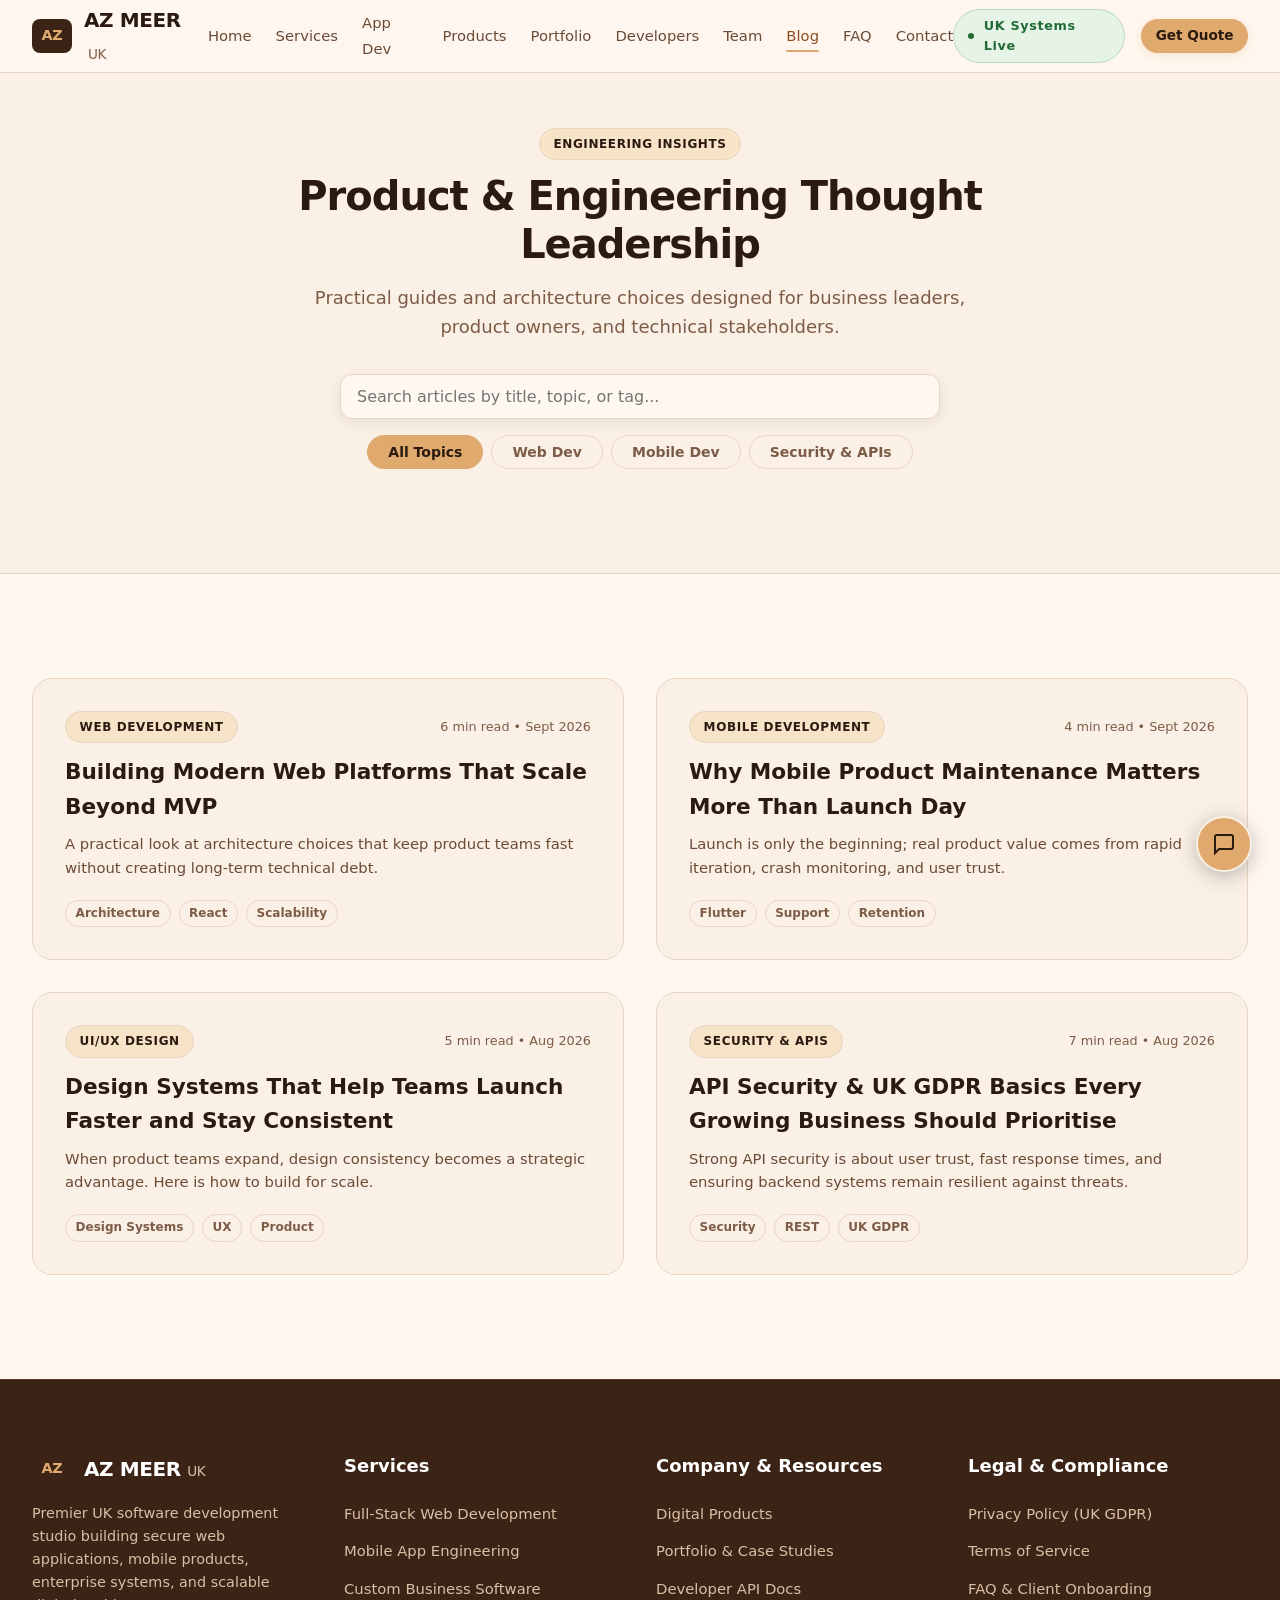
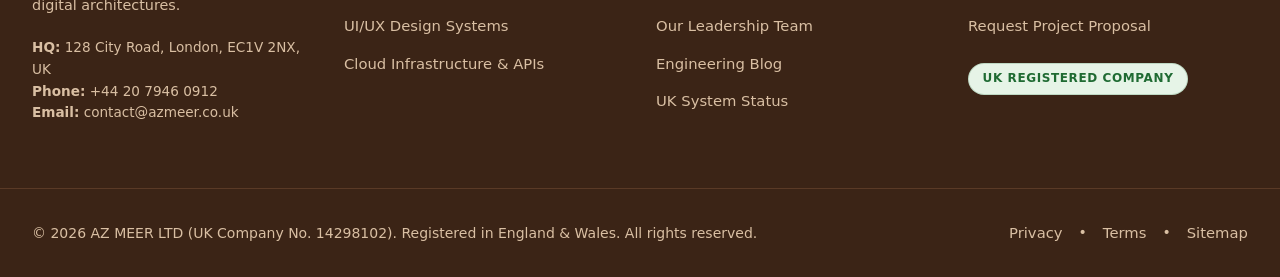
<file: blog.html>
<!DOCTYPE html>
<html lang="en-GB">
<head>
  <meta charset="UTF-8">
  <meta name="viewport" content="width=device-width, initial-scale=1.0">
  <title>Engineering Blog & Tech Insights | AZ MEER LTD UK</title>
  <meta name="description" content="Technical articles on web platforms, mobile product maintenance, design systems, API security, and software architecture by AZ MEER LTD UK.">
  <meta name="keywords" content="AZ MEER blog, software architecture blog UK, React scalability, Flutter maintenance, API security UK">
  <meta name="author" content="AZ MEER LTD">
  <meta name="robots" content="index, follow">
  <meta name="theme-color" content="#17252d">
  <link rel="icon" type="image/svg+xml" href="favicon.svg">
  <link rel="canonical" href="https://azmeer.co.uk/blog.html">

  <!-- UK Regional Geo Meta Tags -->
  <meta name="geo.region" content="GB-LND">
  <meta name="geo.placename" content="London, United Kingdom">
  <meta name="geo.position" content="51.5273;-0.0886">
  <meta name="ICBM" content="51.5273, -0.0886">

  <meta property="og:locale" content="en_GB">
  <meta property="og:type" content="website">
  <meta property="og:title" content="Engineering Blog | AZ MEER LTD UK">
  <meta property="og:description" content="Thoughtful updates on software architecture, product design, and digital growth for UK technical leaders.">
  <meta property="og:url" content="https://azmeer.co.uk/blog.html">
  <meta property="og:site_name" content="AZ MEER LTD UK">
  <meta property="og:image" content="https://azmeer.co.uk/favicon.svg">

  <link rel="stylesheet" href="css/style.css">

  <script type="application/ld+json">
  [
    {
      "@context": "https://schema.org",
      "@type": "BreadcrumbList",
      "itemListElement": [
        {
          "@type": "ListItem",
          "position": 1,
          "name": "Home",
          "item": "https://azmeer.co.uk/"
        },
        {
          "@type": "ListItem",
          "position": 2,
          "name": "Blog",
          "item": "https://azmeer.co.uk/blog.html"
        }
      ]
    }
  ]
  </script>
</head>
<body>

  <!-- Header -->
  <header class="header">
    <div class="container nav-container">
      <a href="index.html" class="logo">
        <span class="logo-badge">AZ</span>
        <span>AZ MEER <span style="font-weight: 400; font-size: 0.85rem; color: var(--text-on-light-muted); margin-left: 0.25rem;">UK</span></span>
      </a>
      <ul class="nav-links">
        <li><a href="index.html" class="nav-link">Home</a></li>
        <li><a href="services.html" class="nav-link">Services</a></li>
        <li><a href="app-developer.html" class="nav-link">App Dev</a></li>
        <li><a href="products.html" class="nav-link">Products</a></li>
        <li><a href="portfolio.html" class="nav-link">Portfolio</a></li>
        <li><a href="developers.html" class="nav-link">Developers</a></li>
        <li><a href="team.html" class="nav-link">Team</a></li>
        <li><a href="blog.html" class="nav-link active">Blog</a></li>
        <li><a href="faq.html" class="nav-link">FAQ</a></li>
        <li><a href="contact.html" class="nav-link">Contact</a></li>
      </ul>
      <div class="nav-cta">
        <a href="status.html" class="badge badge-success" style="text-transform: none; font-size: 0.8rem; text-decoration: none;">
          <span style="display:inline-block; width:6px; height:6px; border-radius:50%; background-color:#1F6B33; margin-right:4px;"></span> UK Systems Live
        </a>
        <a href="contact.html" class="btn btn-primary btn-sm">Get Quote</a>
      </div>
      <button class="mobile-toggle" id="mobile-toggle-btn" aria-label="Toggle Navigation Menu">
        <svg width="24" height="24" viewBox="0 0 24 24" fill="none" stroke="currentColor" stroke-width="2"><path d="M4 6h16M4 12h16M4 18h16"/></svg>
      </button>
    </div>
    <div class="mobile-drawer" id="mobile-drawer">
      <a href="index.html" class="mobile-nav-link">Home</a>
      <a href="services.html" class="mobile-nav-link">Services</a>
      <a href="app-developer.html" class="mobile-nav-link">App Engineering</a>
      <a href="products.html" class="mobile-nav-link">Products</a>
      <a href="portfolio.html" class="mobile-nav-link">Portfolio Case Studies</a>
      <a href="developers.html" class="mobile-nav-link">Developer API Portal</a>
      <a href="team.html" class="mobile-nav-link">Our Engineering Team</a>
      <a href="blog.html" class="mobile-nav-link">Engineering Blog</a>
      <a href="faq.html" class="mobile-nav-link">FAQ</a>
      <a href="contact.html" class="mobile-nav-link">Contact UK Office</a>
      <a href="status.html" class="mobile-nav-link">System Operational Status</a>
      <div style="margin-top: 1rem;">
        <a href="contact.html" class="btn btn-primary" style="width: 100%;">Get Free UK Quote</a>
      </div>
    </div>
  </header>

  <main>
    <!-- Blog Hero -->
    <section class="section" style="padding-top: 8rem; background: var(--surface-light); border-bottom: 1px solid var(--border-light);">
      <div class="container text-centre" style="max-width: 800px;">
        <span class="badge section-eyebrow">Engineering Insights</span>
        <h1 class="section-heading" style="font-size: 2.5rem;">Product & Engineering Thought Leadership</h1>
        <p class="section-subtitle" style="margin-left: auto; margin-right: auto;">
          Practical guides and architecture choices designed for business leaders, product owners, and technical stakeholders.
        </p>

        <!-- Search & Filter Controls -->
        <div style="margin-top: 2rem; max-width: 600px; margin-left: auto; margin-right: auto;" class="flex flex-col gap-4">
          <label for="filter-search-input" class="sr-only" style="display:none;">Search Articles</label>
          <input type="text" id="filter-search-input" class="form-input" placeholder="Search articles by title, topic, or tag..." style="box-shadow: var(--shadow-card);">

          <div class="flex justify-center gap-2 flex-wrap">
            <button class="tab-pill active" data-filter-category="All">All Topics</button>
            <button class="tab-pill" data-filter-category="Web">Web Dev</button>
            <button class="tab-pill" data-filter-category="Mobile">Mobile Dev</button>
            <button class="tab-pill" data-filter-category="Security">Security & APIs</button>
          </div>
        </div>
      </div>
    </section>

    <!-- Articles Grid -->
    <section class="section">
      <div class="container">
        <div class="grid grid-cols-1 md:grid-cols-2 gap-8">
          <!-- Article 1 -->
          <article class="card" data-item-category="Web">
            <div class="flex items-center justify-between" style="margin-bottom: 0.75rem;">
              <span class="badge">Web Development</span>
              <span style="font-size: 0.8rem; color: var(--text-on-light-muted);">6 min read • Sept 2026</span>
            </div>
            <h3 style="font-size: 1.35rem; font-weight: 700; color: var(--text-on-light-heading); margin-bottom: 0.5rem;">
              Building Modern Web Platforms That Scale Beyond MVP
            </h3>
            <p style="color: var(--text-on-light-body); font-size: 0.925rem; margin-bottom: 1.25rem; line-height: 1.6;">
              A practical look at architecture choices that keep product teams fast without creating long-term technical debt.
            </p>
            <div class="flex flex-wrap gap-2" style="margin-top: auto;">
              <span class="tab-pill" style="font-size: 0.75rem; padding: 0.2rem 0.6rem;">Architecture</span>
              <span class="tab-pill" style="font-size: 0.75rem; padding: 0.2rem 0.6rem;">React</span>
              <span class="tab-pill" style="font-size: 0.75rem; padding: 0.2rem 0.6rem;">Scalability</span>
            </div>
          </article>

          <!-- Article 2 -->
          <article class="card" data-item-category="Mobile">
            <div class="flex items-center justify-between" style="margin-bottom: 0.75rem;">
              <span class="badge">Mobile Development</span>
              <span style="font-size: 0.8rem; color: var(--text-on-light-muted);">4 min read • Sept 2026</span>
            </div>
            <h3 style="font-size: 1.35rem; font-weight: 700; color: var(--text-on-light-heading); margin-bottom: 0.5rem;">
              Why Mobile Product Maintenance Matters More Than Launch Day
            </h3>
            <p style="color: var(--text-on-light-body); font-size: 0.925rem; margin-bottom: 1.25rem; line-height: 1.6;">
              Launch is only the beginning; real product value comes from rapid iteration, crash monitoring, and user trust.
            </p>
            <div class="flex flex-wrap gap-2" style="margin-top: auto;">
              <span class="tab-pill" style="font-size: 0.75rem; padding: 0.2rem 0.6rem;">Flutter</span>
              <span class="tab-pill" style="font-size: 0.75rem; padding: 0.2rem 0.6rem;">Support</span>
              <span class="tab-pill" style="font-size: 0.75rem; padding: 0.2rem 0.6rem;">Retention</span>
            </div>
          </article>

          <!-- Article 3 -->
          <article class="card" data-item-category="Web">
            <div class="flex items-center justify-between" style="margin-bottom: 0.75rem;">
              <span class="badge">UI/UX Design</span>
              <span style="font-size: 0.8rem; color: var(--text-on-light-muted);">5 min read • Aug 2026</span>
            </div>
            <h3 style="font-size: 1.35rem; font-weight: 700; color: var(--text-on-light-heading); margin-bottom: 0.5rem;">
              Design Systems That Help Teams Launch Faster and Stay Consistent
            </h3>
            <p style="color: var(--text-on-light-body); font-size: 0.925rem; margin-bottom: 1.25rem; line-height: 1.6;">
              When product teams expand, design consistency becomes a strategic advantage. Here is how to build for scale.
            </p>
            <div class="flex flex-wrap gap-2" style="margin-top: auto;">
              <span class="tab-pill" style="font-size: 0.75rem; padding: 0.2rem 0.6rem;">Design Systems</span>
              <span class="tab-pill" style="font-size: 0.75rem; padding: 0.2rem 0.6rem;">UX</span>
              <span class="tab-pill" style="font-size: 0.75rem; padding: 0.2rem 0.6rem;">Product</span>
            </div>
          </article>

          <!-- Article 4 -->
          <article class="card" data-item-category="Security">
            <div class="flex items-center justify-between" style="margin-bottom: 0.75rem;">
              <span class="badge">Security & APIs</span>
              <span style="font-size: 0.8rem; color: var(--text-on-light-muted);">7 min read • Aug 2026</span>
            </div>
            <h3 style="font-size: 1.35rem; font-weight: 700; color: var(--text-on-light-heading); margin-bottom: 0.5rem;">
              API Security & UK GDPR Basics Every Growing Business Should Prioritise
            </h3>
            <p style="color: var(--text-on-light-body); font-size: 0.925rem; margin-bottom: 1.25rem; line-height: 1.6;">
              Strong API security is about user trust, fast response times, and ensuring backend systems remain resilient against threats.
            </p>
            <div class="flex flex-wrap gap-2" style="margin-top: auto;">
              <span class="tab-pill" style="font-size: 0.75rem; padding: 0.2rem 0.6rem;">Security</span>
              <span class="tab-pill" style="font-size: 0.75rem; padding: 0.2rem 0.6rem;">REST</span>
              <span class="tab-pill" style="font-size: 0.75rem; padding: 0.2rem 0.6rem;">UK GDPR</span>
            </div>
          </article>
        </div>
      </div>
    </section>
  </main>

  <!-- Footer -->
  <footer class="footer">
    <div class="container grid grid-cols-1 md:grid-cols-4 gap-8">
      <div>
        <div class="logo" style="color: var(--text-on-dark-heading); margin-bottom: 1rem;">
          <span class="logo-badge">AZ</span>
          <span>AZ MEER <span style="font-weight: 400; font-size: 0.85rem; color: var(--text-on-dark-muted);">UK</span></span>
        </div>
        <p style="font-size: 0.9rem; color: var(--text-on-dark-muted); margin-bottom: 1.25rem; line-height: 1.6;">
          Premier UK software development studio building secure web applications, mobile products, enterprise systems, and scalable digital architectures.
        </p>
        <div style="font-size: 0.85rem; color: var(--text-on-dark-muted);">
          <p><strong>HQ:</strong> 128 City Road, London, EC1V 2NX, UK</p>
          <p><strong>Phone:</strong> +44 20 7946 0912</p>
          <p><strong>Email:</strong> contact@azmeer.co.uk</p>
        </div>
      </div>
      <div>
        <h4 class="footer-heading">Services</h4>
        <ul class="footer-links">
          <li><a href="services.html" class="footer-link">Full-Stack Web Development</a></li>
          <li><a href="app-developer.html" class="footer-link">Mobile App Engineering</a></li>
          <li><a href="services.html" class="footer-link">Custom Business Software</a></li>
          <li><a href="services.html" class="footer-link">UI/UX Design Systems</a></li>
          <li><a href="services.html" class="footer-link">Cloud Infrastructure & APIs</a></li>
        </ul>
      </div>
      <div>
        <h4 class="footer-heading">Company & Resources</h4>
        <ul class="footer-links">
          <li><a href="products.html" class="footer-link">Digital Products</a></li>
          <li><a href="portfolio.html" class="footer-link">Portfolio & Case Studies</a></li>
          <li><a href="developers.html" class="footer-link">Developer API Docs</a></li>
          <li><a href="team.html" class="footer-link">Our Leadership Team</a></li>
          <li><a href="blog.html" class="footer-link">Engineering Blog</a></li>
          <li><a href="status.html" class="footer-link">UK System Status</a></li>
        </ul>
      </div>
      <div>
        <h4 class="footer-heading">Legal & Compliance</h4>
        <ul class="footer-links">
          <li><a href="privacy-policy.html" class="footer-link">Privacy Policy (UK GDPR)</a></li>
          <li><a href="terms.html" class="footer-link">Terms of Service</a></li>
          <li><a href="faq.html" class="footer-link">FAQ & Client Onboarding</a></li>
          <li><a href="contact.html" class="footer-link">Request Project Proposal</a></li>
        </ul>
        <div style="margin-top: 1.5rem;">
          <span class="badge badge-success">UK Registered Company</span>
        </div>
      </div>
    </div>
    <div class="container footer-bottom">
      <p>© 2026 AZ MEER LTD (UK Company No. 14298102). Registered in England & Wales. All rights reserved.</p>
      <div class="flex gap-4">
        <a href="privacy-policy.html" class="footer-link">Privacy</a>
        <span>•</span>
        <a href="terms.html" class="footer-link">Terms</a>
        <span>•</span>
        <a href="sitemap.xml" class="footer-link">Sitemap</a>
      </div>
    </div>
  </footer>

  <!-- Floating Chatbot & Modal -->
  <button class="chatbot-trigger" id="chatbot-trigger-btn" aria-label="Open AI Assistant">
    <svg width="24" height="24" viewBox="0 0 24 24" fill="none" stroke="currentColor" stroke-width="2"><path d="M21 15a2 2 0 0 1-2 2H7l-4 4V5a2 2 0 0 1 2-2h14a2 2 0 0 1 2 2z"/></svg>
  </button>

  <div class="chatbot-modal" id="chatbot-modal">
    <div class="chatbot-header">
      <div class="flex items-center gap-2">
        <span style="width: 10px; height: 10px; background-color: #25D366; border-radius: 50%;"></span>
        <strong>AZ MEER AI Assistant</strong>
      </div>
      <button id="chatbot-close-btn" style="color: #fff; font-size: 1.25rem;">&times;</button>
    </div>
    <div class="chatbot-messages" id="chatbot-messages">
      <div class="chat-bubble bot">
        Hello! I am your <strong>AZ MEER UK</strong> AI Assistant. How can I help you build your next web or mobile software product?
      </div>
    </div>
    <form id="chatbot-form" class="chatbot-input-area">
      <label for="chatbot-input" class="sr-only" style="display:none;">Chatbot Query</label>
      <input type="text" id="chatbot-input" class="form-input" style="padding: 0.5rem 0.75rem; font-size: 0.875rem;" placeholder="Ask about services, tech stack, or quotes..." required>
      <button type="submit" class="btn btn-primary btn-sm">Send</button>
    </form>
  </div>

  <div class="modal-overlay" id="thank-you-modal">
    <div class="modal-box text-center" style="max-width: 450px;">
      <div class="icon-box" style="margin: 0 auto 1.25rem auto; background-color: var(--success-bg); color: var(--success-text);">
        <svg width="28" height="28" viewBox="0 0 24 24" fill="none" stroke="currentColor" stroke-width="2.5"><path d="M20 6L9 17l-5-5"/></svg>
      </div>
      <h3 style="font-size: 1.5rem; font-weight: 800; color: var(--text-on-light-heading); margin-bottom: 0.5rem;">Inquiry Received!</h3>
      <p style="color: var(--text-on-light-muted); font-size: 0.95rem; margin-bottom: 1.5rem;">
        Thank you for reaching out to <strong>AZ MEER LTD UK</strong>. Our London software engineering team will review your proposal and respond within 2 UK business hours.
      </p>
      <button class="btn btn-primary modal-close" style="width: 100%;">Close & Continue</button>
    </div>
  </div>

  <script src="js/main.js"></script>
  <script src="js/filter.js"></script>
  <script src="js/chatbot.js"></script>

</body>
</html>
</file>
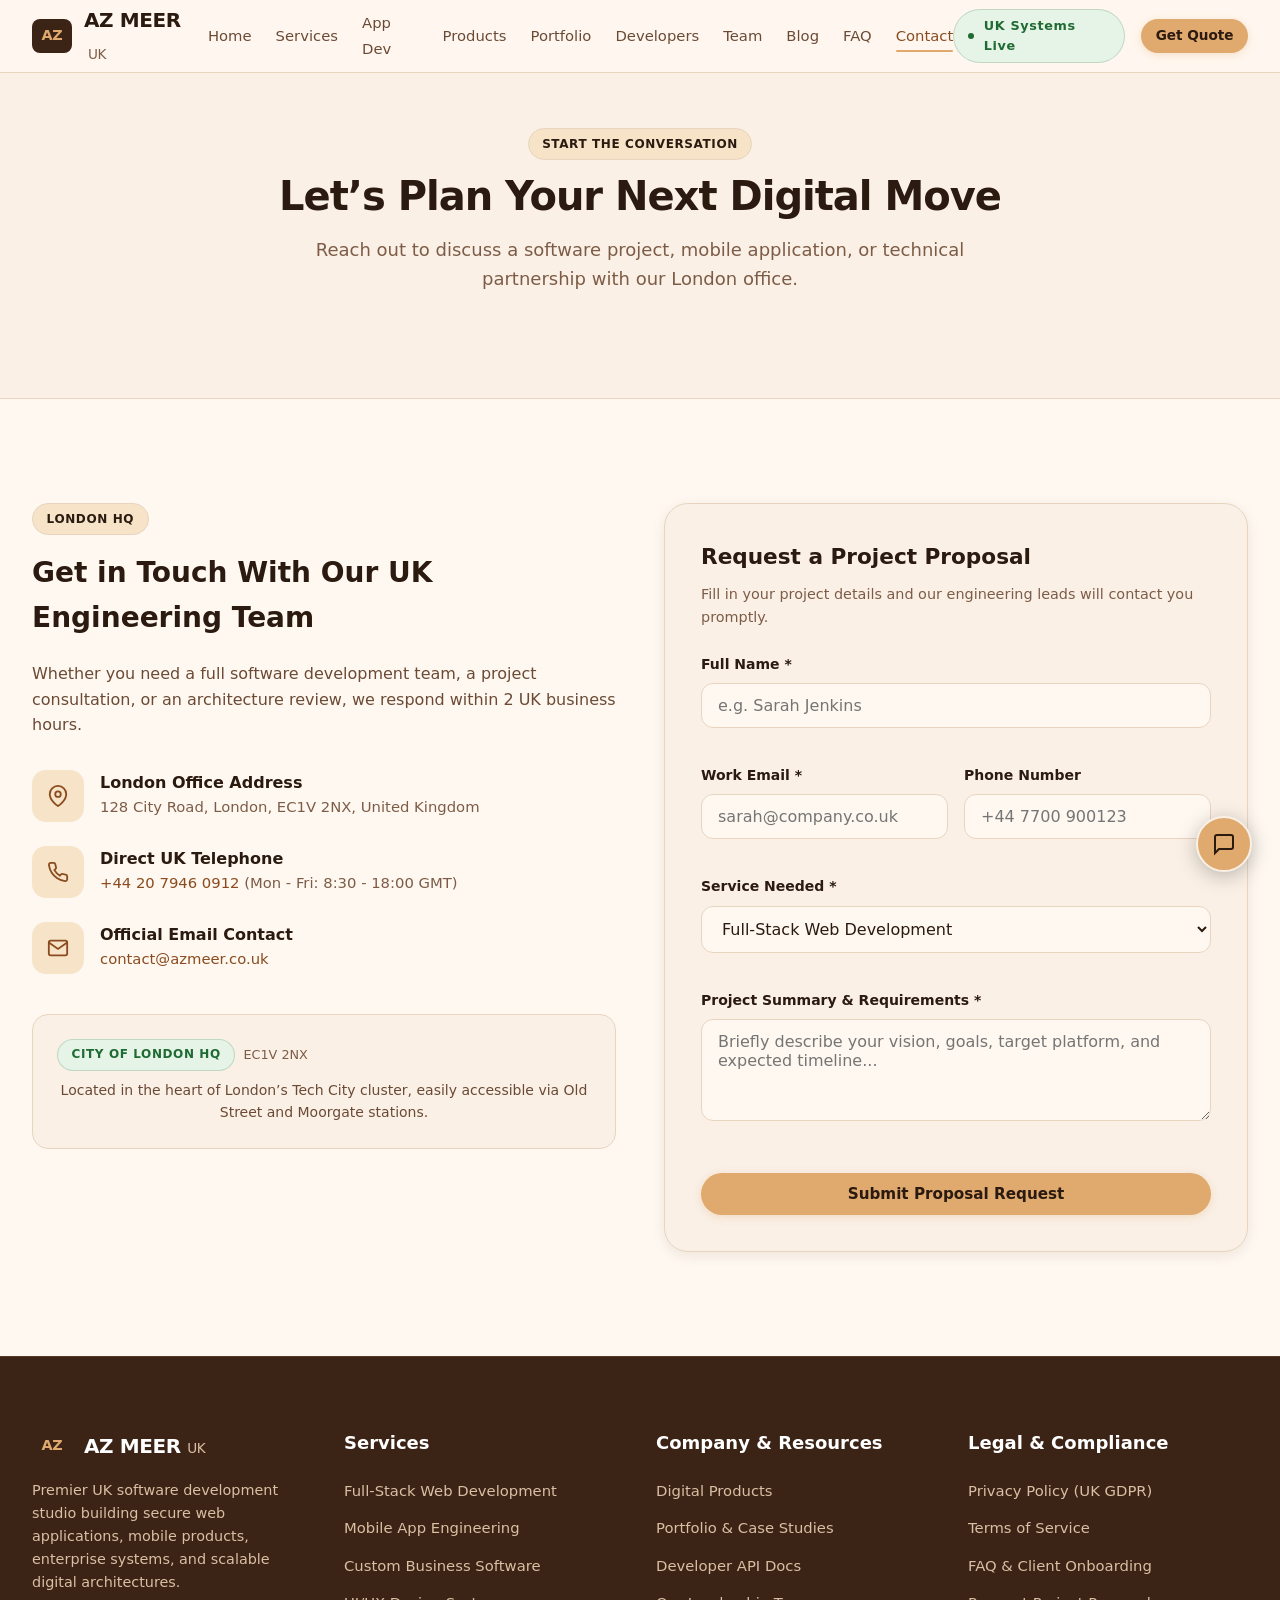
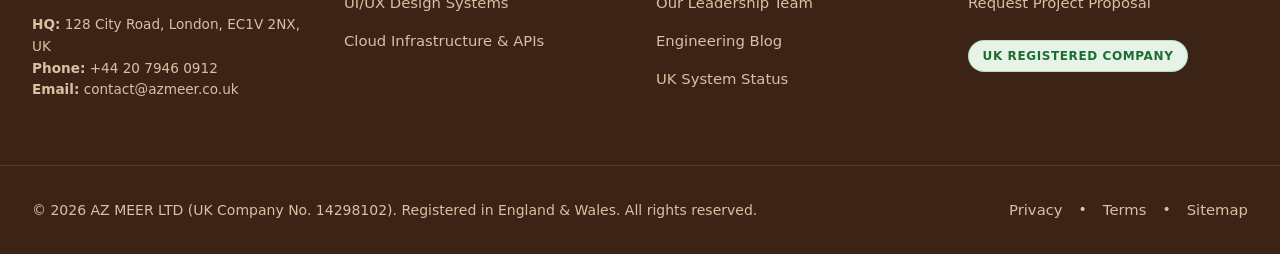
<file: contact.html>
<!DOCTYPE html>
<html lang="en-GB">
<head>
  <meta charset="UTF-8">
  <meta name="viewport" content="width=device-width, initial-scale=1.0">
  <title>Contact Us | AZ MEER LTD UK - London HQ</title>
  <meta name="description" content="Get in touch with AZ MEER LTD in London, UK. Request a software project proposal, discuss mobile app engineering, or book a technical consultation.">
  <meta name="keywords" content="AZ MEER contact, software company London, request quote UK software, London app developer contact">
  <meta name="author" content="AZ MEER LTD">
  <meta name="robots" content="index, follow">
  <meta name="theme-color" content="#17252d">
  <link rel="icon" type="image/svg+xml" href="favicon.svg">
  <link rel="canonical" href="https://azmeer.co.uk/contact.html">

  <!-- UK Regional Geo Meta Tags -->
  <meta name="geo.region" content="GB-LND">
  <meta name="geo.placename" content="London, United Kingdom">
  <meta name="geo.position" content="51.5273;-0.0886">
  <meta name="ICBM" content="51.5273, -0.0886">

  <meta property="og:locale" content="en_GB">
  <meta property="og:type" content="website">
  <meta property="og:title" content="Contact AZ MEER LTD UK">
  <meta property="og:description" content="Reach out to discuss software architecture, web development, or mobile products with our London engineering team.">
  <meta property="og:url" content="https://azmeer.co.uk/contact.html">
  <meta property="og:site_name" content="AZ MEER LTD UK">
  <meta property="og:image" content="https://azmeer.co.uk/favicon.svg">

  <link rel="stylesheet" href="css/style.css">

  <script type="application/ld+json">
  [
    {
      "@context": "https://schema.org",
      "@type": "BreadcrumbList",
      "itemListElement": [
        {
          "@type": "ListItem",
          "position": 1,
          "name": "Home",
          "item": "https://azmeer.co.uk/"
        },
        {
          "@type": "ListItem",
          "position": 2,
          "name": "Contact",
          "item": "https://azmeer.co.uk/contact.html"
        }
      ]
    }
  ]
  </script>
</head>
<body>

  <!-- Header -->
  <header class="header">
    <div class="container nav-container">
      <a href="index.html" class="logo">
        <span class="logo-badge">AZ</span>
        <span>AZ MEER <span style="font-weight: 400; font-size: 0.85rem; color: var(--text-on-light-muted); margin-left: 0.25rem;">UK</span></span>
      </a>
      <ul class="nav-links">
        <li><a href="index.html" class="nav-link">Home</a></li>
        <li><a href="services.html" class="nav-link">Services</a></li>
        <li><a href="app-developer.html" class="nav-link">App Dev</a></li>
        <li><a href="products.html" class="nav-link">Products</a></li>
        <li><a href="portfolio.html" class="nav-link">Portfolio</a></li>
        <li><a href="developers.html" class="nav-link">Developers</a></li>
        <li><a href="team.html" class="nav-link">Team</a></li>
        <li><a href="blog.html" class="nav-link">Blog</a></li>
        <li><a href="faq.html" class="nav-link">FAQ</a></li>
        <li><a href="contact.html" class="nav-link active">Contact</a></li>
      </ul>
      <div class="nav-cta">
        <a href="status.html" class="badge badge-success" style="text-transform: none; font-size: 0.8rem; text-decoration: none;">
          <span style="display:inline-block; width:6px; height:6px; border-radius:50%; background-color:#1F6B33; margin-right:4px;"></span> UK Systems Live
        </a>
        <a href="contact.html" class="btn btn-primary btn-sm">Get Quote</a>
      </div>
      <button class="mobile-toggle" id="mobile-toggle-btn" aria-label="Toggle Navigation Menu">
        <svg width="24" height="24" viewBox="0 0 24 24" fill="none" stroke="currentColor" stroke-width="2"><path d="M4 6h16M4 12h16M4 18h16"/></svg>
      </button>
    </div>
    <div class="mobile-drawer" id="mobile-drawer">
      <a href="index.html" class="mobile-nav-link">Home</a>
      <a href="services.html" class="mobile-nav-link">Services</a>
      <a href="app-developer.html" class="mobile-nav-link">App Engineering</a>
      <a href="products.html" class="mobile-nav-link">Products</a>
      <a href="portfolio.html" class="mobile-nav-link">Portfolio Case Studies</a>
      <a href="developers.html" class="mobile-nav-link">Developer API Portal</a>
      <a href="team.html" class="mobile-nav-link">Our Engineering Team</a>
      <a href="blog.html" class="mobile-nav-link">Engineering Blog</a>
      <a href="faq.html" class="mobile-nav-link">FAQ</a>
      <a href="contact.html" class="mobile-nav-link">Contact UK Office</a>
      <a href="status.html" class="mobile-nav-link">System Operational Status</a>
      <div style="margin-top: 1rem;">
        <a href="contact.html" class="btn btn-primary" style="width: 100%;">Get Free UK Quote</a>
      </div>
    </div>
  </header>

  <main>
    <!-- Contact Hero -->
    <section class="section" style="padding-top: 8rem; background: var(--surface-light); border-bottom: 1px solid var(--border-light);">
      <div class="container text-centre" style="max-width: 800px;">
        <span class="badge section-eyebrow">Start the Conversation</span>
        <h1 class="section-heading" style="font-size: 2.5rem;">Let’s Plan Your Next Digital Move</h1>
        <p class="section-subtitle" style="margin-left: auto; margin-right: auto;">
          Reach out to discuss a software project, mobile application, or technical partnership with our London office.
        </p>
      </div>
    </section>

    <!-- Contact Details & Proposal Form Grid -->
    <section class="section" id="contact">
      <div class="container">
        <div class="grid grid-cols-1 md:grid-cols-2 gap-12">
          <!-- Left Column: Contact Information -->
          <div>
            <span class="badge section-eyebrow" style="margin-bottom: 1rem;">London HQ</span>
            <h2 style="font-size: 1.75rem; font-weight: 800; color: var(--text-on-light-heading); margin-bottom: 1.25rem;">
              Get in Touch With Our UK Engineering Team
            </h2>
            <p style="color: var(--text-on-light-body); font-size: 1rem; margin-bottom: 2rem; line-height: 1.6;">
              Whether you need a full software development team, a project consultation, or an architecture review, we respond within 2 UK business hours.
            </p>

            <div class="flex flex-col gap-6" style="margin-bottom: 2.5rem;">
              <div class="flex items-start gap-4">
                <div class="icon-box" style="margin-bottom: 0; min-width: 3.25rem;">
                  <svg width="22" height="22" viewBox="0 0 24 24" fill="none" stroke="currentColor" stroke-width="2"><path d="M21 10c0 7-9 13-9 13s-9-6-9-13a9 9 0 0 1 18 0z"/><circle cx="12" cy="10" r="3"/></svg>
                </div>
                <div>
                  <h4 style="font-weight: 700; color: var(--text-on-light-heading);">London Office Address</h4>
                  <p style="color: var(--text-on-light-muted); font-size: 0.925rem;">
                    128 City Road, London, EC1V 2NX, United Kingdom
                  </p>
                </div>
              </div>

              <div class="flex items-start gap-4">
                <div class="icon-box" style="margin-bottom: 0; min-width: 3.25rem;">
                  <svg width="22" height="22" viewBox="0 0 24 24" fill="none" stroke="currentColor" stroke-width="2"><path d="M22 16.92v3a2 2 0 0 1-2.18 2 19.79 19.79 0 0 1-8.63-3.07 19.5 19.5 0 0 1-6-6 19.79 19.79 0 0 1-3.07-8.67A2 2 0 0 1 4.11 2h3a2 2 0 0 1 2 1.72 12.84 12.84 0 0 0 .7 2.81 2 2 0 0 1-.45 2.11L8.09 9.91a16 16 0 0 0 6 6l1.27-1.27a2 2 0 0 1 2.11-.45 12.84 12.84 0 0 0 2.81.7A2 2 0 0 1 22 16.92z"/></svg>
                </div>
                <div>
                  <h4 style="font-weight: 700; color: var(--text-on-light-heading);">Direct UK Telephone</h4>
                  <p style="color: var(--text-on-light-muted); font-size: 0.925rem;">
                    <a href="tel:+442079460912" style="color: var(--link-on-light);">+44 20 7946 0912</a> (Mon - Fri: 8:30 - 18:00 GMT)
                  </p>
                </div>
              </div>

              <div class="flex items-start gap-4">
                <div class="icon-box" style="margin-bottom: 0; min-width: 3.25rem;">
                  <svg width="22" height="22" viewBox="0 0 24 24" fill="none" stroke="currentColor" stroke-width="2"><path d="M4 4h16c1.1 0 2 .9 2 2v12c0 1.1-.9 2-2 2H4c-1.1 0-2-.9-2-2V6c0-1.1.9-2 2-2z"/><polyline points="22,6 12,13 2,6"/></svg>
                </div>
                <div>
                  <h4 style="font-weight: 700; color: var(--text-on-light-heading);">Official Email Contact</h4>
                  <p style="color: var(--text-on-light-muted); font-size: 0.925rem;">
                    <a href="mailto:contact@azmeer.co.uk" style="color: var(--link-on-light);">contact@azmeer.co.uk</a>
                  </p>
                </div>
              </div>
            </div>

            <!-- London Map Box Placeholder -->
            <div style="background-color: var(--surface-light); border: 1px solid var(--border-light); border-radius: 1rem; padding: 1.5rem;" class="text-centre">
              <div class="flex items-center gap-2" style="margin-bottom: 0.5rem;">
                <span class="badge badge-success">City of London HQ</span>
                <span style="font-size: 0.8rem; color: var(--text-on-light-muted);">EC1V 2NX</span>
              </div>
              <p style="font-size: 0.875rem; color: var(--text-on-light-body);">
                Located in the heart of London’s Tech City cluster, easily accessible via Old Street and Moorgate stations.
              </p>
            </div>
          </div>

          <!-- Right Column: Interactive Proposal Form -->
          <div class="card" style="border-radius: 1.5rem; padding: 2.25rem; box-shadow: var(--shadow-card);">
            <h3 style="font-size: 1.35rem; font-weight: 800; color: var(--text-on-light-heading); margin-bottom: 0.5rem;">
              Request a Project Proposal
            </h3>
            <p style="color: var(--text-on-light-muted); font-size: 0.9rem; margin-bottom: 1.5rem;">
              Fill in your project details and our engineering leads will contact you promptly.
            </p>

            <form id="contact-form" class="flex flex-col gap-4">
              <div class="form-group">
                <label for="contact-name" class="form-label">Full Name *</label>
                <input type="text" id="contact-name" name="name" class="form-input" placeholder="e.g. Sarah Jenkins" required>
              </div>

              <div class="grid grid-cols-1 sm:grid-cols-2 gap-4">
                <div class="form-group">
                  <label for="contact-email" class="form-label">Work Email *</label>
                  <input type="email" id="contact-email" name="email" class="form-input" placeholder="sarah@company.co.uk" required>
                </div>

                <div class="form-group">
                  <label for="contact-phone" class="form-label">Phone Number</label>
                  <input type="tel" id="contact-phone" name="phone" class="form-input" placeholder="+44 7700 900123">
                </div>
              </div>

              <div class="form-group">
                <label for="contact-service-select" class="form-label">Service Needed *</label>
                <select id="contact-service-select" name="service" class="form-select" required>
                  <option value="Full-Stack Web Development">Full-Stack Web Development</option>
                  <option value="iOS & Android Mobile App">iOS & Android Mobile App</option>
                  <option value="Custom Business Software">Custom Business Software</option>
                  <option value="UI/UX Product Design">UI/UX Product Design</option>
                  <option value="API & Cloud Architecture">API & Cloud Architecture</option>
                </select>
              </div>

              <div class="form-group">
                <label for="contact-message-box" class="form-label">Project Summary & Requirements *</label>
                <textarea id="contact-message-box" name="message" class="form-textarea" rows="4" placeholder="Briefly describe your vision, goals, target platform, and expected timeline..." required></textarea>
              </div>

              <button type="submit" class="btn btn-primary" style="width: 100%; margin-top: 0.5rem;">
                Submit Proposal Request
              </button>
            </form>
          </div>
        </div>
      </div>
    </section>
  </main>

  <!-- Footer -->
  <footer class="footer">
    <div class="container grid grid-cols-1 md:grid-cols-4 gap-8">
      <div>
        <div class="logo" style="color: var(--text-on-dark-heading); margin-bottom: 1rem;">
          <span class="logo-badge">AZ</span>
          <span>AZ MEER <span style="font-weight: 400; font-size: 0.85rem; color: var(--text-on-dark-muted);">UK</span></span>
        </div>
        <p style="font-size: 0.9rem; color: var(--text-on-dark-muted); margin-bottom: 1.25rem; line-height: 1.6;">
          Premier UK software development studio building secure web applications, mobile products, enterprise systems, and scalable digital architectures.
        </p>
        <div style="font-size: 0.85rem; color: var(--text-on-dark-muted);">
          <p><strong>HQ:</strong> 128 City Road, London, EC1V 2NX, UK</p>
          <p><strong>Phone:</strong> +44 20 7946 0912</p>
          <p><strong>Email:</strong> contact@azmeer.co.uk</p>
        </div>
      </div>
      <div>
        <h4 class="footer-heading">Services</h4>
        <ul class="footer-links">
          <li><a href="services.html" class="footer-link">Full-Stack Web Development</a></li>
          <li><a href="app-developer.html" class="footer-link">Mobile App Engineering</a></li>
          <li><a href="services.html" class="footer-link">Custom Business Software</a></li>
          <li><a href="services.html" class="footer-link">UI/UX Design Systems</a></li>
          <li><a href="services.html" class="footer-link">Cloud Infrastructure & APIs</a></li>
        </ul>
      </div>
      <div>
        <h4 class="footer-heading">Company & Resources</h4>
        <ul class="footer-links">
          <li><a href="products.html" class="footer-link">Digital Products</a></li>
          <li><a href="portfolio.html" class="footer-link">Portfolio & Case Studies</a></li>
          <li><a href="developers.html" class="footer-link">Developer API Docs</a></li>
          <li><a href="team.html" class="footer-link">Our Leadership Team</a></li>
          <li><a href="blog.html" class="footer-link">Engineering Blog</a></li>
          <li><a href="status.html" class="footer-link">UK System Status</a></li>
        </ul>
      </div>
      <div>
        <h4 class="footer-heading">Legal & Compliance</h4>
        <ul class="footer-links">
          <li><a href="privacy-policy.html" class="footer-link">Privacy Policy (UK GDPR)</a></li>
          <li><a href="terms.html" class="footer-link">Terms of Service</a></li>
          <li><a href="faq.html" class="footer-link">FAQ & Client Onboarding</a></li>
          <li><a href="contact.html" class="footer-link">Request Project Proposal</a></li>
        </ul>
        <div style="margin-top: 1.5rem;">
          <span class="badge badge-success">UK Registered Company</span>
        </div>
      </div>
    </div>
    <div class="container footer-bottom">
      <p>© 2026 AZ MEER LTD (UK Company No. 14298102). Registered in England & Wales. All rights reserved.</p>
      <div class="flex gap-4">
        <a href="privacy-policy.html" class="footer-link">Privacy</a>
        <span>•</span>
        <a href="terms.html" class="footer-link">Terms</a>
        <span>•</span>
        <a href="sitemap.xml" class="footer-link">Sitemap</a>
      </div>
    </div>
  </footer>

  <!-- Floating Chatbot & Modal -->
  <button class="chatbot-trigger" id="chatbot-trigger-btn" aria-label="Open AI Assistant">
    <svg width="24" height="24" viewBox="0 0 24 24" fill="none" stroke="currentColor" stroke-width="2"><path d="M21 15a2 2 0 0 1-2 2H7l-4 4V5a2 2 0 0 1 2-2h14a2 2 0 0 1 2 2z"/></svg>
  </button>

  <div class="chatbot-modal" id="chatbot-modal">
    <div class="chatbot-header">
      <div class="flex items-center gap-2">
        <span style="width: 10px; height: 10px; background-color: #25D366; border-radius: 50%;"></span>
        <strong>AZ MEER AI Assistant</strong>
      </div>
      <button id="chatbot-close-btn" style="color: #fff; font-size: 1.25rem;">&times;</button>
    </div>
    <div class="chatbot-messages" id="chatbot-messages">
      <div class="chat-bubble bot">
        Hello! I am your <strong>AZ MEER UK</strong> AI Assistant. How can I help you build your next web or mobile software product?
      </div>
    </div>
    <form id="chatbot-form" class="chatbot-input-area">
      <label for="chatbot-input" class="sr-only" style="display:none;">Chatbot Query</label>
      <input type="text" id="chatbot-input" class="form-input" style="padding: 0.5rem 0.75rem; font-size: 0.875rem;" placeholder="Ask about services, tech stack, or quotes..." required>
      <button type="submit" class="btn btn-primary btn-sm">Send</button>
    </form>
  </div>

  <div class="modal-overlay" id="thank-you-modal">
    <div class="modal-box text-center" style="max-width: 450px;">
      <div class="icon-box" style="margin: 0 auto 1.25rem auto; background-color: var(--success-bg); color: var(--success-text);">
        <svg width="28" height="28" viewBox="0 0 24 24" fill="none" stroke="currentColor" stroke-width="2.5"><path d="M20 6L9 17l-5-5"/></svg>
      </div>
      <h3 style="font-size: 1.5rem; font-weight: 800; color: var(--text-on-light-heading); margin-bottom: 0.5rem;">Inquiry Received!</h3>
      <p style="color: var(--text-on-light-muted); font-size: 0.95rem; margin-bottom: 1.5rem;">
        Thank you for reaching out to <strong>AZ MEER LTD UK</strong>. Our London software engineering team will review your proposal and respond within 2 UK business hours.
      </p>
      <button class="btn btn-primary modal-close" style="width: 100%;">Close & Continue</button>
    </div>
  </div>

  <script src="js/main.js"></script>
  <script src="js/chatbot.js"></script>

</body>
</html>
</file>
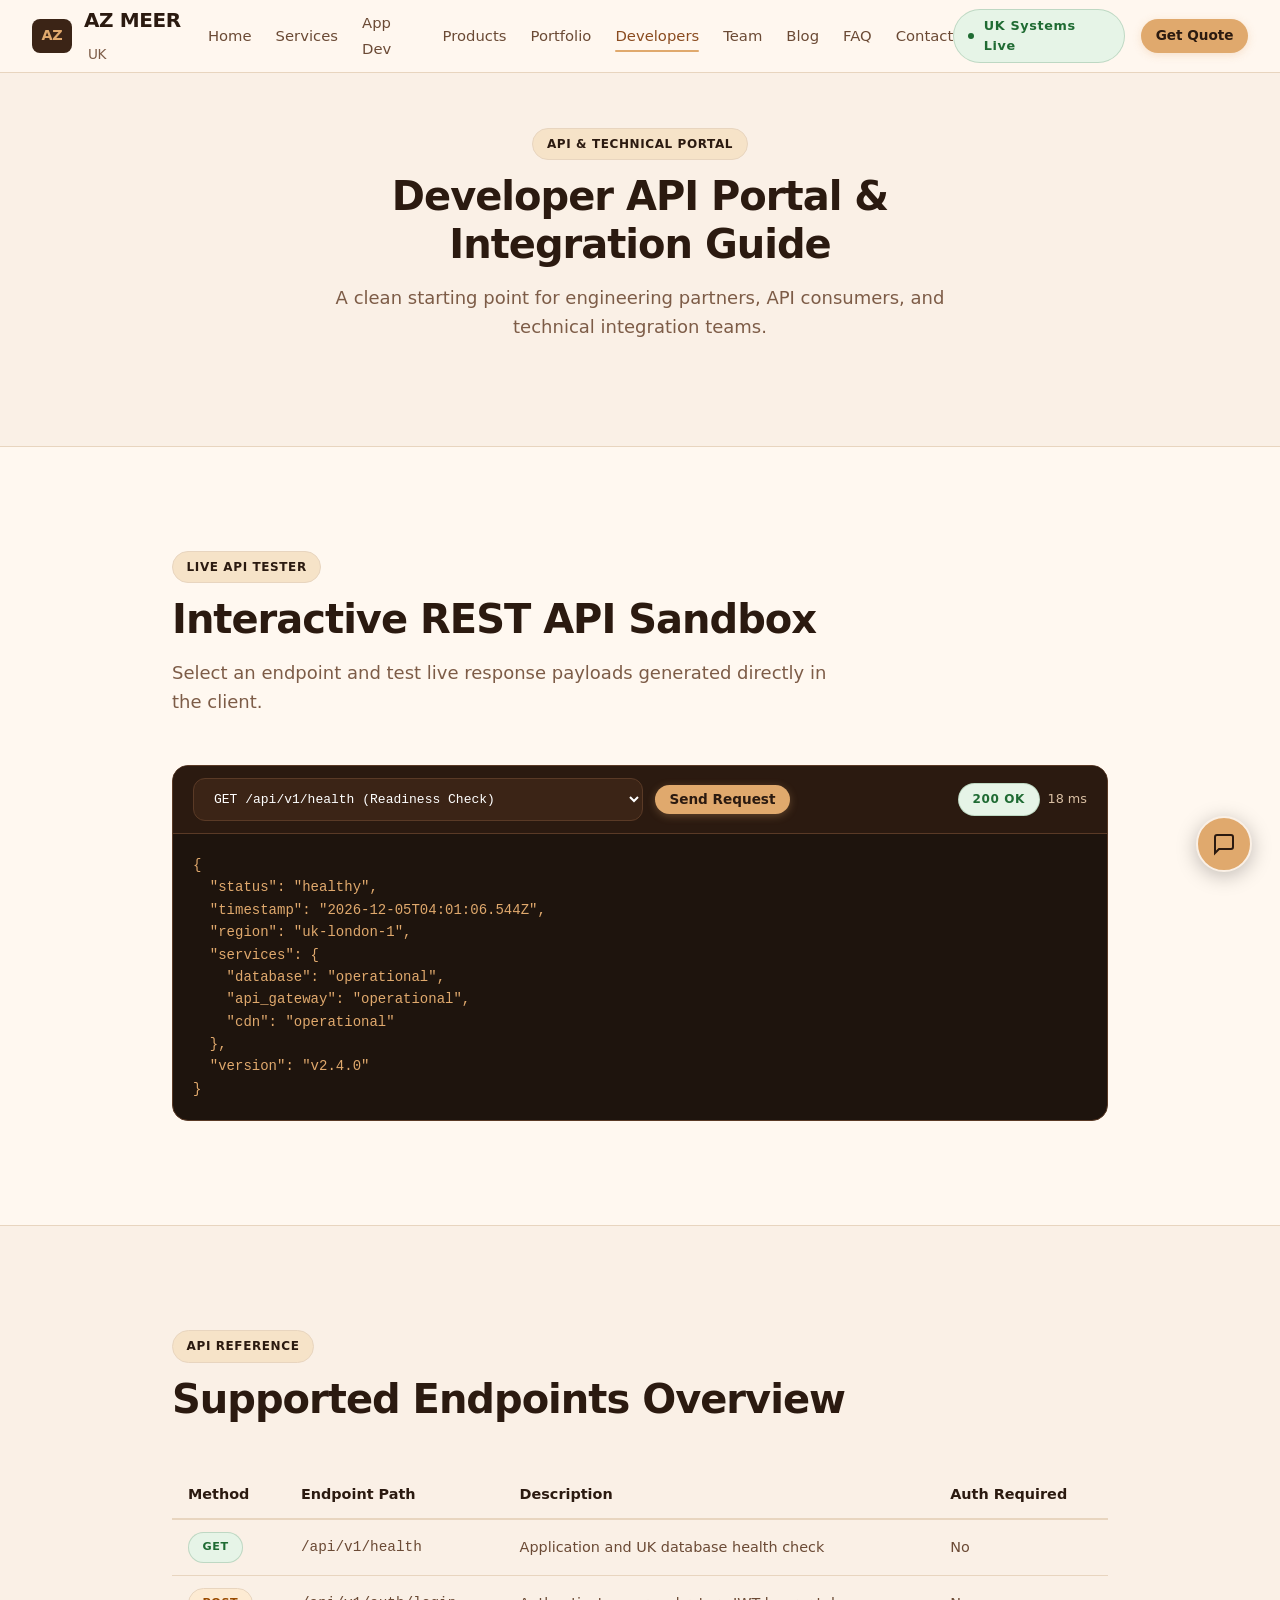
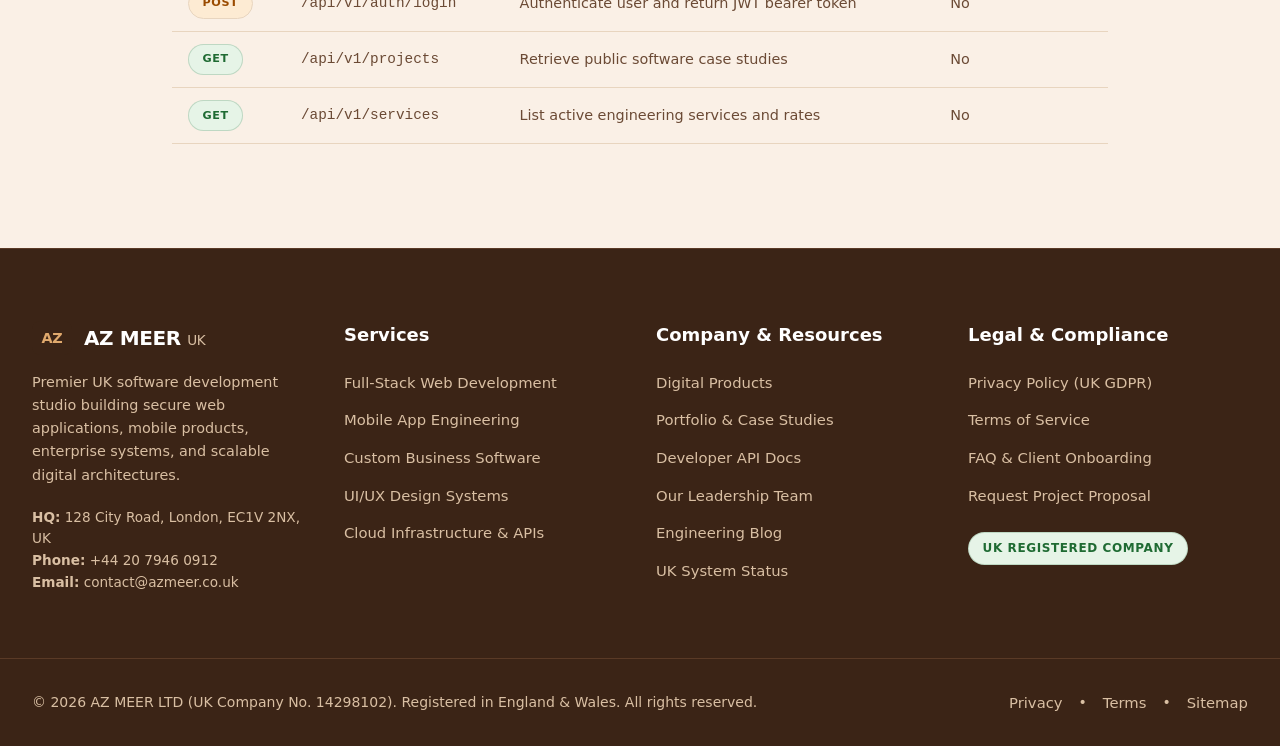
<file: developers.html>
<!DOCTYPE html>
<html lang="en-GB">
<head>
  <meta charset="UTF-8">
  <meta name="viewport" content="width=device-width, initial-scale=1.0">
  <title>Developer Portal & API Docs | AZ MEER LTD UK</title>
  <meta name="description" content="Developer resources, REST API documentation, and interactive API sandbox tester for AZ MEER software systems and integrations in the UK.">
  <meta name="keywords" content="AZ MEER API, developer documentation, REST API UK, software integration sandbox">
  <meta name="author" content="AZ MEER LTD">
  <meta name="robots" content="index, follow">
  <meta name="theme-color" content="#17252d">
  <link rel="icon" type="image/svg+xml" href="favicon.svg">
  <link rel="canonical" href="https://azmeer.co.uk/developers.html">

  <!-- UK Regional Geo Meta Tags -->
  <meta name="geo.region" content="GB-LND">
  <meta name="geo.placename" content="London, United Kingdom">
  <meta name="geo.position" content="51.5273;-0.0886">
  <meta name="ICBM" content="51.5273, -0.0886">

  <meta property="og:locale" content="en_GB">
  <meta property="og:type" content="website">
  <meta property="og:title" content="Developer Portal & REST API Docs | AZ MEER LTD UK">
  <meta property="og:description" content="Explore REST API endpoints, code examples, and live API sandbox testing from AZ MEER LTD UK.">
  <meta property="og:url" content="https://azmeer.co.uk/developers.html">
  <meta property="og:site_name" content="AZ MEER LTD UK">
  <meta property="og:image" content="https://azmeer.co.uk/favicon.svg">

  <link rel="stylesheet" href="css/style.css">

  <script type="application/ld+json">
  [
    {
      "@context": "https://schema.org",
      "@type": "BreadcrumbList",
      "itemListElement": [
        {
          "@type": "ListItem",
          "position": 1,
          "name": "Home",
          "item": "https://azmeer.co.uk/"
        },
        {
          "@type": "ListItem",
          "position": 2,
          "name": "Developers",
          "item": "https://azmeer.co.uk/developers.html"
        }
      ]
    }
  ]
  </script>
</head>
<body>

  <!-- Header -->
  <header class="header">
    <div class="container nav-container">
      <a href="index.html" class="logo">
        <span class="logo-badge">AZ</span>
        <span>AZ MEER <span style="font-weight: 400; font-size: 0.85rem; color: var(--text-on-light-muted); margin-left: 0.25rem;">UK</span></span>
      </a>
      <ul class="nav-links">
        <li><a href="index.html" class="nav-link">Home</a></li>
        <li><a href="services.html" class="nav-link">Services</a></li>
        <li><a href="app-developer.html" class="nav-link">App Dev</a></li>
        <li><a href="products.html" class="nav-link">Products</a></li>
        <li><a href="portfolio.html" class="nav-link">Portfolio</a></li>
        <li><a href="developers.html" class="nav-link active">Developers</a></li>
        <li><a href="team.html" class="nav-link">Team</a></li>
        <li><a href="blog.html" class="nav-link">Blog</a></li>
        <li><a href="faq.html" class="nav-link">FAQ</a></li>
        <li><a href="contact.html" class="nav-link">Contact</a></li>
      </ul>
      <div class="nav-cta">
        <a href="status.html" class="badge badge-success" style="text-transform: none; font-size: 0.8rem; text-decoration: none;">
          <span style="display:inline-block; width:6px; height:6px; border-radius:50%; background-color:#1F6B33; margin-right:4px;"></span> UK Systems Live
        </a>
        <a href="contact.html" class="btn btn-primary btn-sm">Get Quote</a>
      </div>
      <button class="mobile-toggle" id="mobile-toggle-btn" aria-label="Toggle Navigation Menu">
        <svg width="24" height="24" viewBox="0 0 24 24" fill="none" stroke="currentColor" stroke-width="2"><path d="M4 6h16M4 12h16M4 18h16"/></svg>
      </button>
    </div>
    <div class="mobile-drawer" id="mobile-drawer">
      <a href="index.html" class="mobile-nav-link">Home</a>
      <a href="services.html" class="mobile-nav-link">Services</a>
      <a href="app-developer.html" class="mobile-nav-link">App Engineering</a>
      <a href="products.html" class="mobile-nav-link">Products</a>
      <a href="portfolio.html" class="mobile-nav-link">Portfolio Case Studies</a>
      <a href="developers.html" class="mobile-nav-link">Developer API Portal</a>
      <a href="team.html" class="mobile-nav-link">Our Engineering Team</a>
      <a href="blog.html" class="mobile-nav-link">Engineering Blog</a>
      <a href="faq.html" class="mobile-nav-link">FAQ</a>
      <a href="contact.html" class="mobile-nav-link">Contact UK Office</a>
      <a href="status.html" class="mobile-nav-link">System Operational Status</a>
      <div style="margin-top: 1rem;">
        <a href="contact.html" class="btn btn-primary" style="width: 100%;">Get Free UK Quote</a>
      </div>
    </div>
  </header>

  <main>
    <!-- Developer Hero -->
    <section class="section" style="padding-top: 8rem; background: var(--surface-light); border-bottom: 1px solid var(--border-light);">
      <div class="container text-centre" style="max-width: 800px;">
        <span class="badge section-eyebrow">API & Technical Portal</span>
        <h1 class="section-heading" style="font-size: 2.5rem;">Developer API Portal & Integration Guide</h1>
        <p class="section-subtitle" style="margin-left: auto; margin-right: auto;">
          A clean starting point for engineering partners, API consumers, and technical integration teams.
        </p>
      </div>
    </section>

    <!-- Interactive REST API Sandbox Section -->
    <section class="section">
      <div class="container" style="max-width: 1000px;">
        <div class="section-title">
          <span class="badge section-eyebrow">Live API Tester</span>
          <h2 class="section-heading">Interactive REST API Sandbox</h2>
          <p class="section-subtitle">
            Select an endpoint and test live response payloads generated directly in the client.
          </p>
        </div>

        <div class="api-tester-container">
          <div class="api-tester-header">
            <div class="flex items-center gap-3" style="width: 100%;">
              <label for="api-endpoint-select" class="sr-only" style="display:none;">Endpoint Select</label>
              <select id="api-endpoint-select" class="form-select" style="background-color: #3b2416; color: #fff; border-color: var(--border-dark); font-family: monospace; max-width: 450px;">
                <option value="GET /api/v1/health">GET /api/v1/health (Readiness Check)</option>
                <option value="POST /api/v1/auth/login">POST /api/v1/auth/login (JWT Token Auth)</option>
                <option value="GET /api/v1/projects">GET /api/v1/projects (Project Listings)</option>
                <option value="GET /api/v1/services">GET /api/v1/services (Service Offerings)</option>
                <option value="POST /api/v1/quote">POST /api/v1/quote (Submit Quote Request)</option>
              </select>

              <button class="btn btn-primary btn-sm" id="api-send-btn">Send Request</button>

              <div class="flex items-center gap-2" style="margin-left: auto;">
                <span id="api-response-status" class="badge badge-success">200 OK</span>
                <span id="api-response-time" style="font-size: 0.8rem; color: var(--text-on-dark-muted);">24 ms</span>
              </div>
            </div>
          </div>

          <pre class="api-code-block" id="api-response-body"><code>// Response body will render here...</code></pre>
        </div>
      </div>
    </section>

    <!-- API Reference Table -->
    <section class="section" style="background-color: var(--surface-light); border-top: 1px solid var(--border-light);">
      <div class="container" style="max-width: 1000px;">
        <div class="section-title">
          <span class="badge section-eyebrow">API Reference</span>
          <h2 class="section-heading">Supported Endpoints Overview</h2>
        </div>

        <div style="overflow-x: auto;">
          <table style="width: 100%; border-collapse: collapse; text-align: left; font-size: 0.9rem;">
            <thead>
              <tr style="border-bottom: 2px solid var(--border-light); color: var(--text-on-light-heading);">
                <th style="padding: 0.75rem 1rem;">Method</th>
                <th style="padding: 0.75rem 1rem;">Endpoint Path</th>
                <th style="padding: 0.75rem 1rem;">Description</th>
                <th style="padding: 0.75rem 1rem;">Auth Required</th>
              </tr>
            </thead>
            <tbody style="color: var(--text-on-light-body);">
              <tr style="border-bottom: 1px solid var(--border-light);">
                <td style="padding: 0.75rem 1rem;"><span class="badge badge-success" style="font-size: 0.7rem;">GET</span></td>
                <td style="padding: 0.75rem 1rem; font-family: monospace;">/api/v1/health</td>
                <td style="padding: 0.75rem 1rem;">Application and UK database health check</td>
                <td style="padding: 0.75rem 1rem;">No</td>
              </tr>
              <tr style="border-bottom: 1px solid var(--border-light);">
                <td style="padding: 0.75rem 1rem;"><span class="badge" style="background-color: var(--warning-bg); color: var(--warning-text); font-size: 0.7rem;">POST</span></td>
                <td style="padding: 0.75rem 1rem; font-family: monospace;">/api/v1/auth/login</td>
                <td style="padding: 0.75rem 1rem;">Authenticate user and return JWT bearer token</td>
                <td style="padding: 0.75rem 1rem;">No</td>
              </tr>
              <tr style="border-bottom: 1px solid var(--border-light);">
                <td style="padding: 0.75rem 1rem;"><span class="badge badge-success" style="font-size: 0.7rem;">GET</span></td>
                <td style="padding: 0.75rem 1rem; font-family: monospace;">/api/v1/projects</td>
                <td style="padding: 0.75rem 1rem;">Retrieve public software case studies</td>
                <td style="padding: 0.75rem 1rem;">No</td>
              </tr>
              <tr style="border-bottom: 1px solid var(--border-light);">
                <td style="padding: 0.75rem 1rem;"><span class="badge badge-success" style="font-size: 0.7rem;">GET</span></td>
                <td style="padding: 0.75rem 1rem; font-family: monospace;">/api/v1/services</td>
                <td style="padding: 0.75rem 1rem;">List active engineering services and rates</td>
                <td style="padding: 0.75rem 1rem;">No</td>
              </tr>
            </tbody>
          </table>
        </div>
      </div>
    </section>
  </main>

  <!-- Footer -->
  <footer class="footer">
    <div class="container grid grid-cols-1 md:grid-cols-4 gap-8">
      <div>
        <div class="logo" style="color: var(--text-on-dark-heading); margin-bottom: 1rem;">
          <span class="logo-badge">AZ</span>
          <span>AZ MEER <span style="font-weight: 400; font-size: 0.85rem; color: var(--text-on-dark-muted);">UK</span></span>
        </div>
        <p style="font-size: 0.9rem; color: var(--text-on-dark-muted); margin-bottom: 1.25rem; line-height: 1.6;">
          Premier UK software development studio building secure web applications, mobile products, enterprise systems, and scalable digital architectures.
        </p>
        <div style="font-size: 0.85rem; color: var(--text-on-dark-muted);">
          <p><strong>HQ:</strong> 128 City Road, London, EC1V 2NX, UK</p>
          <p><strong>Phone:</strong> +44 20 7946 0912</p>
          <p><strong>Email:</strong> contact@azmeer.co.uk</p>
        </div>
      </div>
      <div>
        <h4 class="footer-heading">Services</h4>
        <ul class="footer-links">
          <li><a href="services.html" class="footer-link">Full-Stack Web Development</a></li>
          <li><a href="app-developer.html" class="footer-link">Mobile App Engineering</a></li>
          <li><a href="services.html" class="footer-link">Custom Business Software</a></li>
          <li><a href="services.html" class="footer-link">UI/UX Design Systems</a></li>
          <li><a href="services.html" class="footer-link">Cloud Infrastructure & APIs</a></li>
        </ul>
      </div>
      <div>
        <h4 class="footer-heading">Company & Resources</h4>
        <ul class="footer-links">
          <li><a href="products.html" class="footer-link">Digital Products</a></li>
          <li><a href="portfolio.html" class="footer-link">Portfolio & Case Studies</a></li>
          <li><a href="developers.html" class="footer-link">Developer API Docs</a></li>
          <li><a href="team.html" class="footer-link">Our Leadership Team</a></li>
          <li><a href="blog.html" class="footer-link">Engineering Blog</a></li>
          <li><a href="status.html" class="footer-link">UK System Status</a></li>
        </ul>
      </div>
      <div>
        <h4 class="footer-heading">Legal & Compliance</h4>
        <ul class="footer-links">
          <li><a href="privacy-policy.html" class="footer-link">Privacy Policy (UK GDPR)</a></li>
          <li><a href="terms.html" class="footer-link">Terms of Service</a></li>
          <li><a href="faq.html" class="footer-link">FAQ & Client Onboarding</a></li>
          <li><a href="contact.html" class="footer-link">Request Project Proposal</a></li>
        </ul>
        <div style="margin-top: 1.5rem;">
          <span class="badge badge-success">UK Registered Company</span>
        </div>
      </div>
    </div>
    <div class="container footer-bottom">
      <p>© 2026 AZ MEER LTD (UK Company No. 14298102). Registered in England & Wales. All rights reserved.</p>
      <div class="flex gap-4">
        <a href="privacy-policy.html" class="footer-link">Privacy</a>
        <span>•</span>
        <a href="terms.html" class="footer-link">Terms</a>
        <span>•</span>
        <a href="sitemap.xml" class="footer-link">Sitemap</a>
      </div>
    </div>
  </footer>

  <!-- Floating Chatbot & Modal -->
  <button class="chatbot-trigger" id="chatbot-trigger-btn" aria-label="Open AI Assistant">
    <svg width="24" height="24" viewBox="0 0 24 24" fill="none" stroke="currentColor" stroke-width="2"><path d="M21 15a2 2 0 0 1-2 2H7l-4 4V5a2 2 0 0 1 2-2h14a2 2 0 0 1 2 2z"/></svg>
  </button>

  <div class="chatbot-modal" id="chatbot-modal">
    <div class="chatbot-header">
      <div class="flex items-center gap-2">
        <span style="width: 10px; height: 10px; background-color: #25D366; border-radius: 50%;"></span>
        <strong>AZ MEER AI Assistant</strong>
      </div>
      <button id="chatbot-close-btn" style="color: #fff; font-size: 1.25rem;">&times;</button>
    </div>
    <div class="chatbot-messages" id="chatbot-messages">
      <div class="chat-bubble bot">
        Hello! I am your <strong>AZ MEER UK</strong> AI Assistant. How can I help you build your next web or mobile software product?
      </div>
    </div>
    <form id="chatbot-form" class="chatbot-input-area">
      <label for="chatbot-input" class="sr-only" style="display:none;">Chatbot Query</label>
      <input type="text" id="chatbot-input" class="form-input" style="padding: 0.5rem 0.75rem; font-size: 0.875rem;" placeholder="Ask about services, tech stack, or quotes..." required>
      <button type="submit" class="btn btn-primary btn-sm">Send</button>
    </form>
  </div>

  <div class="modal-overlay" id="thank-you-modal">
    <div class="modal-box text-center" style="max-width: 450px;">
      <div class="icon-box" style="margin: 0 auto 1.25rem auto; background-color: var(--success-bg); color: var(--success-text);">
        <svg width="28" height="28" viewBox="0 0 24 24" fill="none" stroke="currentColor" stroke-width="2.5"><path d="M20 6L9 17l-5-5"/></svg>
      </div>
      <h3 style="font-size: 1.5rem; font-weight: 800; color: var(--text-on-light-heading); margin-bottom: 0.5rem;">Inquiry Received!</h3>
      <p style="color: var(--text-on-light-muted); font-size: 0.95rem; margin-bottom: 1.5rem;">
        Thank you for reaching out to <strong>AZ MEER LTD UK</strong>. Our London software engineering team will review your proposal and respond within 2 UK business hours.
      </p>
      <button class="btn btn-primary modal-close" style="width: 100%;">Close & Continue</button>
    </div>
  </div>

  <script src="js/main.js"></script>
  <script src="js/api-tester.js"></script>
  <script src="js/chatbot.js"></script>

</body>
</html>
</file>
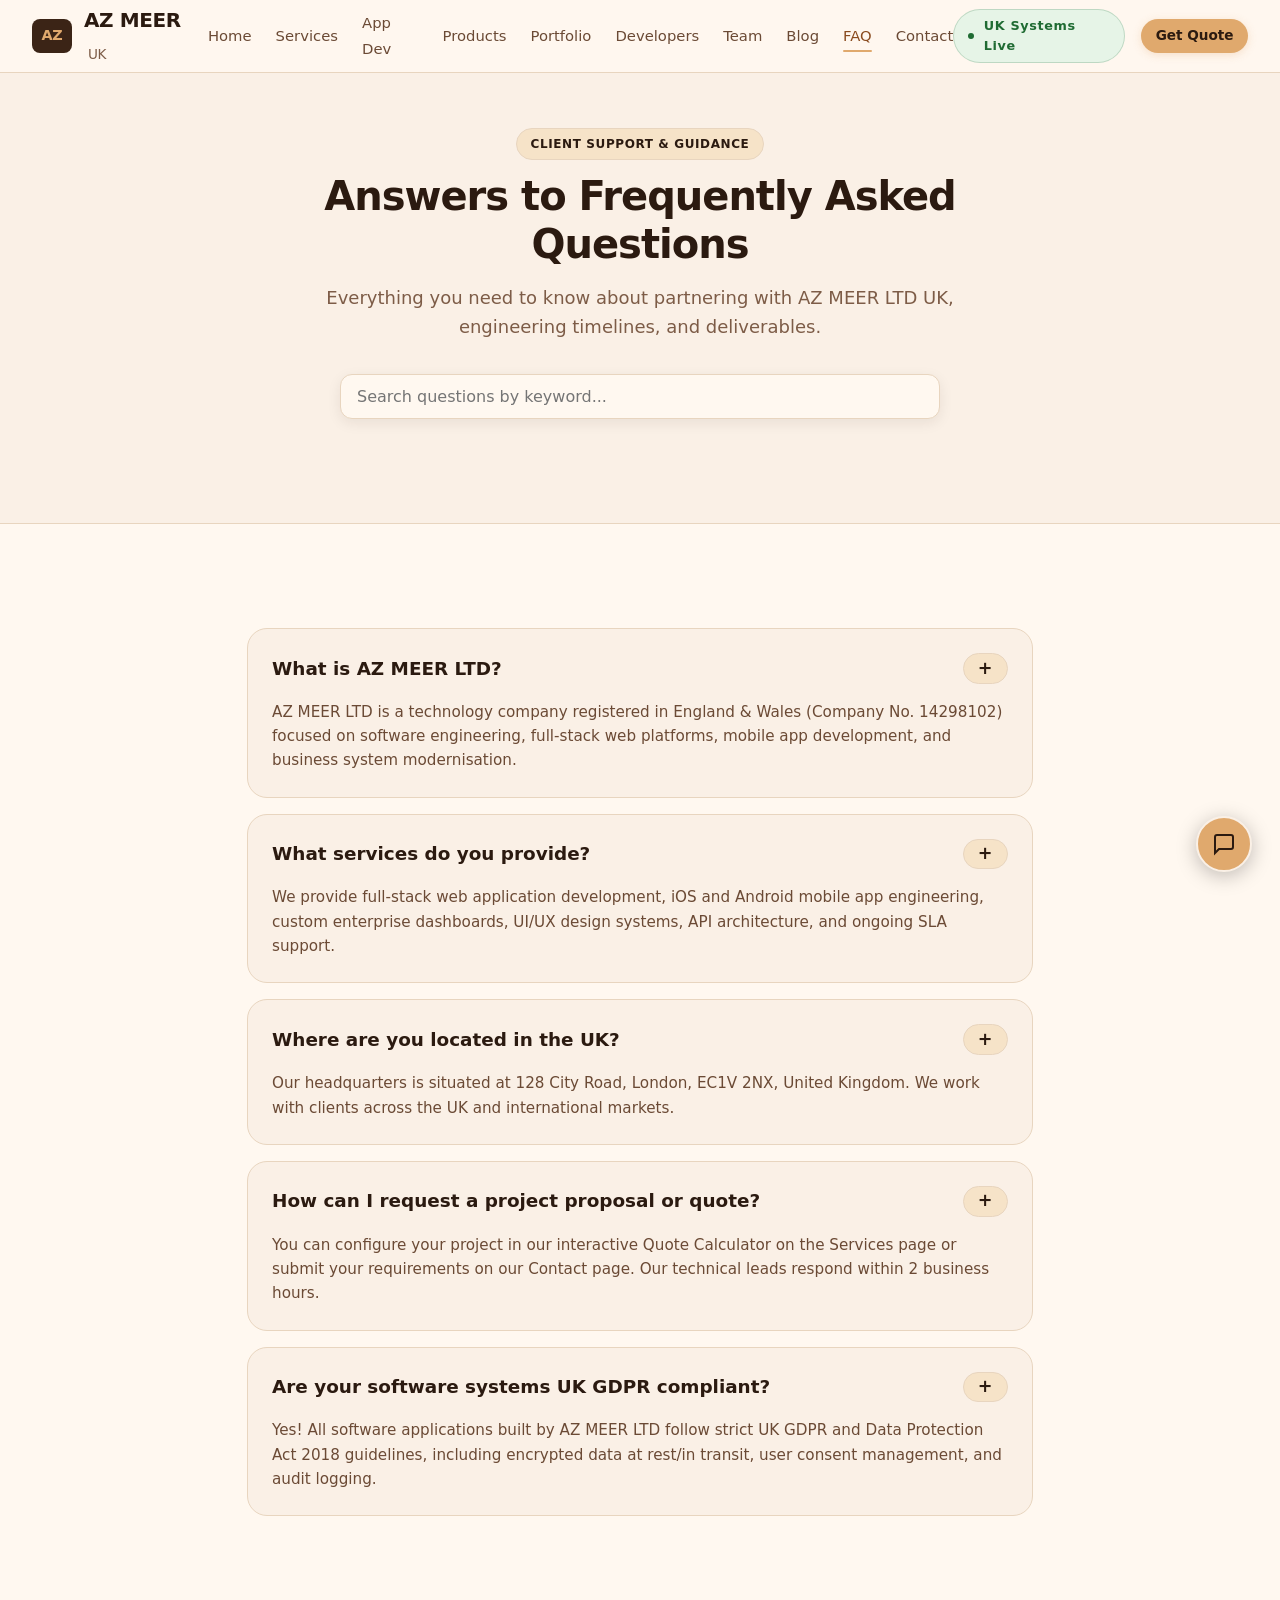
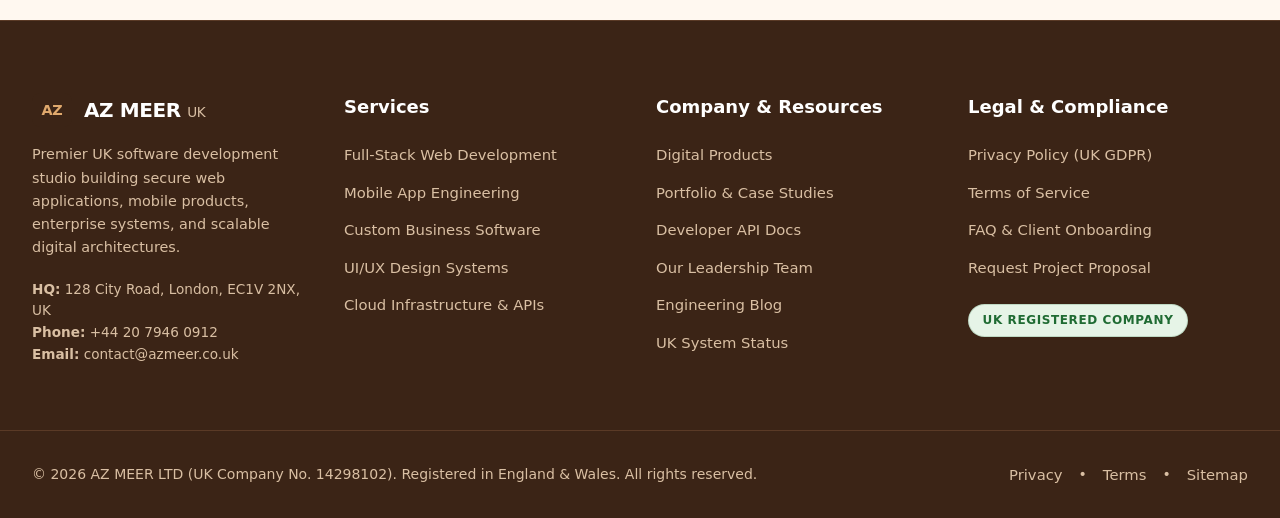
<file: faq.html>
<!DOCTYPE html>
<html lang="en-GB">
<head>
  <meta charset="UTF-8">
  <meta name="viewport" content="width=device-width, initial-scale=1.0">
  <title>Frequently Asked Questions (FAQ) | AZ MEER LTD UK</title>
  <meta name="description" content="Answers to common questions about AZ MEER LTD software development services, project pricing, UK GDPR compliance, and client onboarding.">
  <meta name="keywords" content="AZ MEER FAQ, software development cost UK, UK GDPR software agency, client onboarding software">
  <meta name="author" content="AZ MEER LTD">
  <meta name="robots" content="index, follow">
  <meta name="theme-color" content="#17252d">
  <link rel="icon" type="image/svg+xml" href="favicon.svg">
  <link rel="canonical" href="https://azmeer.co.uk/faq.html">

  <!-- UK Regional Geo Meta Tags -->
  <meta name="geo.region" content="GB-LND">
  <meta name="geo.placename" content="London, United Kingdom">
  <meta name="geo.position" content="51.5273;-0.0886">
  <meta name="ICBM" content="51.5273, -0.0886">

  <meta property="og:locale" content="en_GB">
  <meta property="og:type" content="website">
  <meta property="og:title" content="FAQ | AZ MEER LTD UK">
  <meta property="og:description" content="Searchable accordion FAQ for software development services, pricing, and client support in the UK.">
  <meta property="og:url" content="https://azmeer.co.uk/faq.html">
  <meta property="og:site_name" content="AZ MEER LTD UK">
  <meta property="og:image" content="https://azmeer.co.uk/favicon.svg">

  <link rel="stylesheet" href="css/style.css">

  <script type="application/ld+json">
  [
    {
      "@context": "https://schema.org",
      "@type": "BreadcrumbList",
      "itemListElement": [
        {
          "@type": "ListItem",
          "position": 1,
          "name": "Home",
          "item": "https://azmeer.co.uk/"
        },
        {
          "@type": "ListItem",
          "position": 2,
          "name": "FAQ",
          "item": "https://azmeer.co.uk/faq.html"
        }
      ]
    },
    {
      "@context": "https://schema.org",
      "@type": "FAQPage",
      "mainEntity": [
        {
          "@type": "Question",
          "name": "What is AZ MEER LTD?",
          "acceptedAnswer": {
            "@type": "Answer",
            "text": "AZ MEER LTD is a UK software engineering company headquartered in London, focused on full-stack web applications, mobile app development, UI/UX product design, and custom business modernisation."
          }
        },
        {
          "@type": "Question",
          "name": "Where is AZ MEER LTD located in the UK?",
          "acceptedAnswer": {
            "@type": "Answer",
            "text": "Our primary UK office is located at 128 City Road, London, EC1V 2NX, United Kingdom."
          }
        },
        {
          "@type": "Question",
          "name": "How do I request a software project quote?",
          "acceptedAnswer": {
            "@type": "Answer",
            "text": "You can use our interactive Quote Calculator on the Services page or submit your brief through our Contact page. Our London engineering team responds within 2 UK business hours."
          }
        }
      ]
    }
  ]
  </script>
</head>
<body>

  <!-- Header -->
  <header class="header">
    <div class="container nav-container">
      <a href="index.html" class="logo">
        <span class="logo-badge">AZ</span>
        <span>AZ MEER <span style="font-weight: 400; font-size: 0.85rem; color: var(--text-on-light-muted); margin-left: 0.25rem;">UK</span></span>
      </a>
      <ul class="nav-links">
        <li><a href="index.html" class="nav-link">Home</a></li>
        <li><a href="services.html" class="nav-link">Services</a></li>
        <li><a href="app-developer.html" class="nav-link">App Dev</a></li>
        <li><a href="products.html" class="nav-link">Products</a></li>
        <li><a href="portfolio.html" class="nav-link">Portfolio</a></li>
        <li><a href="developers.html" class="nav-link">Developers</a></li>
        <li><a href="team.html" class="nav-link">Team</a></li>
        <li><a href="blog.html" class="nav-link">Blog</a></li>
        <li><a href="faq.html" class="nav-link active">FAQ</a></li>
        <li><a href="contact.html" class="nav-link">Contact</a></li>
      </ul>
      <div class="nav-cta">
        <a href="status.html" class="badge badge-success" style="text-transform: none; font-size: 0.8rem; text-decoration: none;">
          <span style="display:inline-block; width:6px; height:6px; border-radius:50%; background-color:#1F6B33; margin-right:4px;"></span> UK Systems Live
        </a>
        <a href="contact.html" class="btn btn-primary btn-sm">Get Quote</a>
      </div>
      <button class="mobile-toggle" id="mobile-toggle-btn" aria-label="Toggle Navigation Menu">
        <svg width="24" height="24" viewBox="0 0 24 24" fill="none" stroke="currentColor" stroke-width="2"><path d="M4 6h16M4 12h16M4 18h16"/></svg>
      </button>
    </div>
    <div class="mobile-drawer" id="mobile-drawer">
      <a href="index.html" class="mobile-nav-link">Home</a>
      <a href="services.html" class="mobile-nav-link">Services</a>
      <a href="app-developer.html" class="mobile-nav-link">App Engineering</a>
      <a href="products.html" class="mobile-nav-link">Products</a>
      <a href="portfolio.html" class="mobile-nav-link">Portfolio Case Studies</a>
      <a href="developers.html" class="mobile-nav-link">Developer API Portal</a>
      <a href="team.html" class="mobile-nav-link">Our Engineering Team</a>
      <a href="blog.html" class="mobile-nav-link">Engineering Blog</a>
      <a href="faq.html" class="mobile-nav-link">FAQ</a>
      <a href="contact.html" class="mobile-nav-link">Contact UK Office</a>
      <a href="status.html" class="mobile-nav-link">System Operational Status</a>
      <div style="margin-top: 1rem;">
        <a href="contact.html" class="btn btn-primary" style="width: 100%;">Get Free UK Quote</a>
      </div>
    </div>
  </header>

  <main>
    <!-- FAQ Hero -->
    <section class="section" style="padding-top: 8rem; background: var(--surface-light); border-bottom: 1px solid var(--border-light);">
      <div class="container text-centre" style="max-width: 800px;">
        <span class="badge section-eyebrow">Client Support & Guidance</span>
        <h1 class="section-heading" style="font-size: 2.5rem;">Answers to Frequently Asked Questions</h1>
        <p class="section-subtitle" style="margin-left: auto; margin-right: auto;">
          Everything you need to know about partnering with AZ MEER LTD UK, engineering timelines, and deliverables.
        </p>

        <!-- Search Bar -->
        <div style="margin-top: 2rem; max-width: 600px; margin-left: auto; margin-right: auto;">
          <label for="filter-search-input" class="sr-only" style="display:none;">Search Questions</label>
          <input type="text" id="filter-search-input" class="form-input" placeholder="Search questions by keyword..." style="box-shadow: var(--shadow-card);">
        </div>
      </div>
    </section>

    <!-- FAQ Accordion List -->
    <section class="section">
      <div class="container" style="max-width: 850px;">
        <div class="flex flex-col gap-4">
          <!-- Q1 -->
          <div class="card faq-item open" data-item-category="General" style="padding: 1.5rem; cursor: pointer;">
            <div class="flex items-center justify-between faq-accordion-header">
              <h3 style="font-size: 1.15rem; font-weight: 700; color: var(--text-on-light-heading);">
                What is AZ MEER LTD?
              </h3>
              <span class="badge" style="font-size: 1.1rem; line-height: 1;">+</span>
            </div>
            <div style="margin-top: 1rem; color: var(--text-on-light-body); font-size: 0.95rem; line-height: 1.6;">
              AZ MEER LTD is a technology company registered in England & Wales (Company No. 14298102) focused on software engineering, full-stack web platforms, mobile app development, and business system modernisation.
            </div>
          </div>

          <!-- Q2 -->
          <div class="card faq-item" data-item-category="General" style="padding: 1.5rem; cursor: pointer;">
            <div class="flex items-center justify-between faq-accordion-header">
              <h3 style="font-size: 1.15rem; font-weight: 700; color: var(--text-on-light-heading);">
                What services do you provide?
              </h3>
              <span class="badge" style="font-size: 1.1rem; line-height: 1;">+</span>
            </div>
            <div style="margin-top: 1rem; color: var(--text-on-light-body); font-size: 0.95rem; line-height: 1.6;">
              We provide full-stack web application development, iOS and Android mobile app engineering, custom enterprise dashboards, UI/UX design systems, API architecture, and ongoing SLA support.
            </div>
          </div>

          <!-- Q3 -->
          <div class="card faq-item" data-item-category="General" style="padding: 1.5rem; cursor: pointer;">
            <div class="flex items-center justify-between faq-accordion-header">
              <h3 style="font-size: 1.15rem; font-weight: 700; color: var(--text-on-light-heading);">
                Where are you located in the UK?
              </h3>
              <span class="badge" style="font-size: 1.1rem; line-height: 1;">+</span>
            </div>
            <div style="margin-top: 1rem; color: var(--text-on-light-body); font-size: 0.95rem; line-height: 1.6;">
              Our headquarters is situated at 128 City Road, London, EC1V 2NX, United Kingdom. We work with clients across the UK and international markets.
            </div>
          </div>

          <!-- Q4 -->
          <div class="card faq-item" data-item-category="Services" style="padding: 1.5rem; cursor: pointer;">
            <div class="flex items-center justify-between faq-accordion-header">
              <h3 style="font-size: 1.15rem; font-weight: 700; color: var(--text-on-light-heading);">
                How can I request a project proposal or quote?
              </h3>
              <span class="badge" style="font-size: 1.1rem; line-height: 1;">+</span>
            </div>
            <div style="margin-top: 1rem; color: var(--text-on-light-body); font-size: 0.95rem; line-height: 1.6;">
              You can configure your project in our interactive Quote Calculator on the Services page or submit your requirements on our Contact page. Our technical leads respond within 2 business hours.
            </div>
          </div>

          <!-- Q5 -->
          <div class="card faq-item" data-item-category="Security" style="padding: 1.5rem; cursor: pointer;">
            <div class="flex items-center justify-between faq-accordion-header">
              <h3 style="font-size: 1.15rem; font-weight: 700; color: var(--text-on-light-heading);">
                Are your software systems UK GDPR compliant?
              </h3>
              <span class="badge" style="font-size: 1.1rem; line-height: 1;">+</span>
            </div>
            <div style="margin-top: 1rem; color: var(--text-on-light-body); font-size: 0.95rem; line-height: 1.6;">
              Yes! All software applications built by AZ MEER LTD follow strict UK GDPR and Data Protection Act 2018 guidelines, including encrypted data at rest/in transit, user consent management, and audit logging.
            </div>
          </div>
        </div>
      </div>
    </section>
  </main>

  <!-- Footer -->
  <footer class="footer">
    <div class="container grid grid-cols-1 md:grid-cols-4 gap-8">
      <div>
        <div class="logo" style="color: var(--text-on-dark-heading); margin-bottom: 1rem;">
          <span class="logo-badge">AZ</span>
          <span>AZ MEER <span style="font-weight: 400; font-size: 0.85rem; color: var(--text-on-dark-muted);">UK</span></span>
        </div>
        <p style="font-size: 0.9rem; color: var(--text-on-dark-muted); margin-bottom: 1.25rem; line-height: 1.6;">
          Premier UK software development studio building secure web applications, mobile products, enterprise systems, and scalable digital architectures.
        </p>
        <div style="font-size: 0.85rem; color: var(--text-on-dark-muted);">
          <p><strong>HQ:</strong> 128 City Road, London, EC1V 2NX, UK</p>
          <p><strong>Phone:</strong> +44 20 7946 0912</p>
          <p><strong>Email:</strong> contact@azmeer.co.uk</p>
        </div>
      </div>
      <div>
        <h4 class="footer-heading">Services</h4>
        <ul class="footer-links">
          <li><a href="services.html" class="footer-link">Full-Stack Web Development</a></li>
          <li><a href="app-developer.html" class="footer-link">Mobile App Engineering</a></li>
          <li><a href="services.html" class="footer-link">Custom Business Software</a></li>
          <li><a href="services.html" class="footer-link">UI/UX Design Systems</a></li>
          <li><a href="services.html" class="footer-link">Cloud Infrastructure & APIs</a></li>
        </ul>
      </div>
      <div>
        <h4 class="footer-heading">Company & Resources</h4>
        <ul class="footer-links">
          <li><a href="products.html" class="footer-link">Digital Products</a></li>
          <li><a href="portfolio.html" class="footer-link">Portfolio & Case Studies</a></li>
          <li><a href="developers.html" class="footer-link">Developer API Docs</a></li>
          <li><a href="team.html" class="footer-link">Our Leadership Team</a></li>
          <li><a href="blog.html" class="footer-link">Engineering Blog</a></li>
          <li><a href="status.html" class="footer-link">UK System Status</a></li>
        </ul>
      </div>
      <div>
        <h4 class="footer-heading">Legal & Compliance</h4>
        <ul class="footer-links">
          <li><a href="privacy-policy.html" class="footer-link">Privacy Policy (UK GDPR)</a></li>
          <li><a href="terms.html" class="footer-link">Terms of Service</a></li>
          <li><a href="faq.html" class="footer-link">FAQ & Client Onboarding</a></li>
          <li><a href="contact.html" class="footer-link">Request Project Proposal</a></li>
        </ul>
        <div style="margin-top: 1.5rem;">
          <span class="badge badge-success">UK Registered Company</span>
        </div>
      </div>
    </div>
    <div class="container footer-bottom">
      <p>© 2026 AZ MEER LTD (UK Company No. 14298102). Registered in England & Wales. All rights reserved.</p>
      <div class="flex gap-4">
        <a href="privacy-policy.html" class="footer-link">Privacy</a>
        <span>•</span>
        <a href="terms.html" class="footer-link">Terms</a>
        <span>•</span>
        <a href="sitemap.xml" class="footer-link">Sitemap</a>
      </div>
    </div>
  </footer>

  <!-- Floating Chatbot & Modal -->
  <button class="chatbot-trigger" id="chatbot-trigger-btn" aria-label="Open AI Assistant">
    <svg width="24" height="24" viewBox="0 0 24 24" fill="none" stroke="currentColor" stroke-width="2"><path d="M21 15a2 2 0 0 1-2 2H7l-4 4V5a2 2 0 0 1 2-2h14a2 2 0 0 1 2 2z"/></svg>
  </button>

  <div class="chatbot-modal" id="chatbot-modal">
    <div class="chatbot-header">
      <div class="flex items-center gap-2">
        <span style="width: 10px; height: 10px; background-color: #25D366; border-radius: 50%;"></span>
        <strong>AZ MEER AI Assistant</strong>
      </div>
      <button id="chatbot-close-btn" style="color: #fff; font-size: 1.25rem;">&times;</button>
    </div>
    <div class="chatbot-messages" id="chatbot-messages">
      <div class="chat-bubble bot">
        Hello! I am your <strong>AZ MEER UK</strong> AI Assistant. How can I help you build your next web or mobile software product?
      </div>
    </div>
    <form id="chatbot-form" class="chatbot-input-area">
      <label for="chatbot-input" class="sr-only" style="display:none;">Chatbot Query</label>
      <input type="text" id="chatbot-input" class="form-input" style="padding: 0.5rem 0.75rem; font-size: 0.875rem;" placeholder="Ask about services, tech stack, or quotes..." required>
      <button type="submit" class="btn btn-primary btn-sm">Send</button>
    </form>
  </div>

  <div class="modal-overlay" id="thank-you-modal">
    <div class="modal-box text-center" style="max-width: 450px;">
      <div class="icon-box" style="margin: 0 auto 1.25rem auto; background-color: var(--success-bg); color: var(--success-text);">
        <svg width="28" height="28" viewBox="0 0 24 24" fill="none" stroke="currentColor" stroke-width="2.5"><path d="M20 6L9 17l-5-5"/></svg>
      </div>
      <h3 style="font-size: 1.5rem; font-weight: 800; color: var(--text-on-light-heading); margin-bottom: 0.5rem;">Inquiry Received!</h3>
      <p style="color: var(--text-on-light-muted); font-size: 0.95rem; margin-bottom: 1.5rem;">
        Thank you for reaching out to <strong>AZ MEER LTD UK</strong>. Our London software engineering team will review your proposal and respond within 2 UK business hours.
      </p>
      <button class="btn btn-primary modal-close" style="width: 100%;">Close & Continue</button>
    </div>
  </div>

  <script src="js/main.js"></script>
  <script src="js/filter.js"></script>
  <script src="js/chatbot.js"></script>

</body>
</html>
</file>
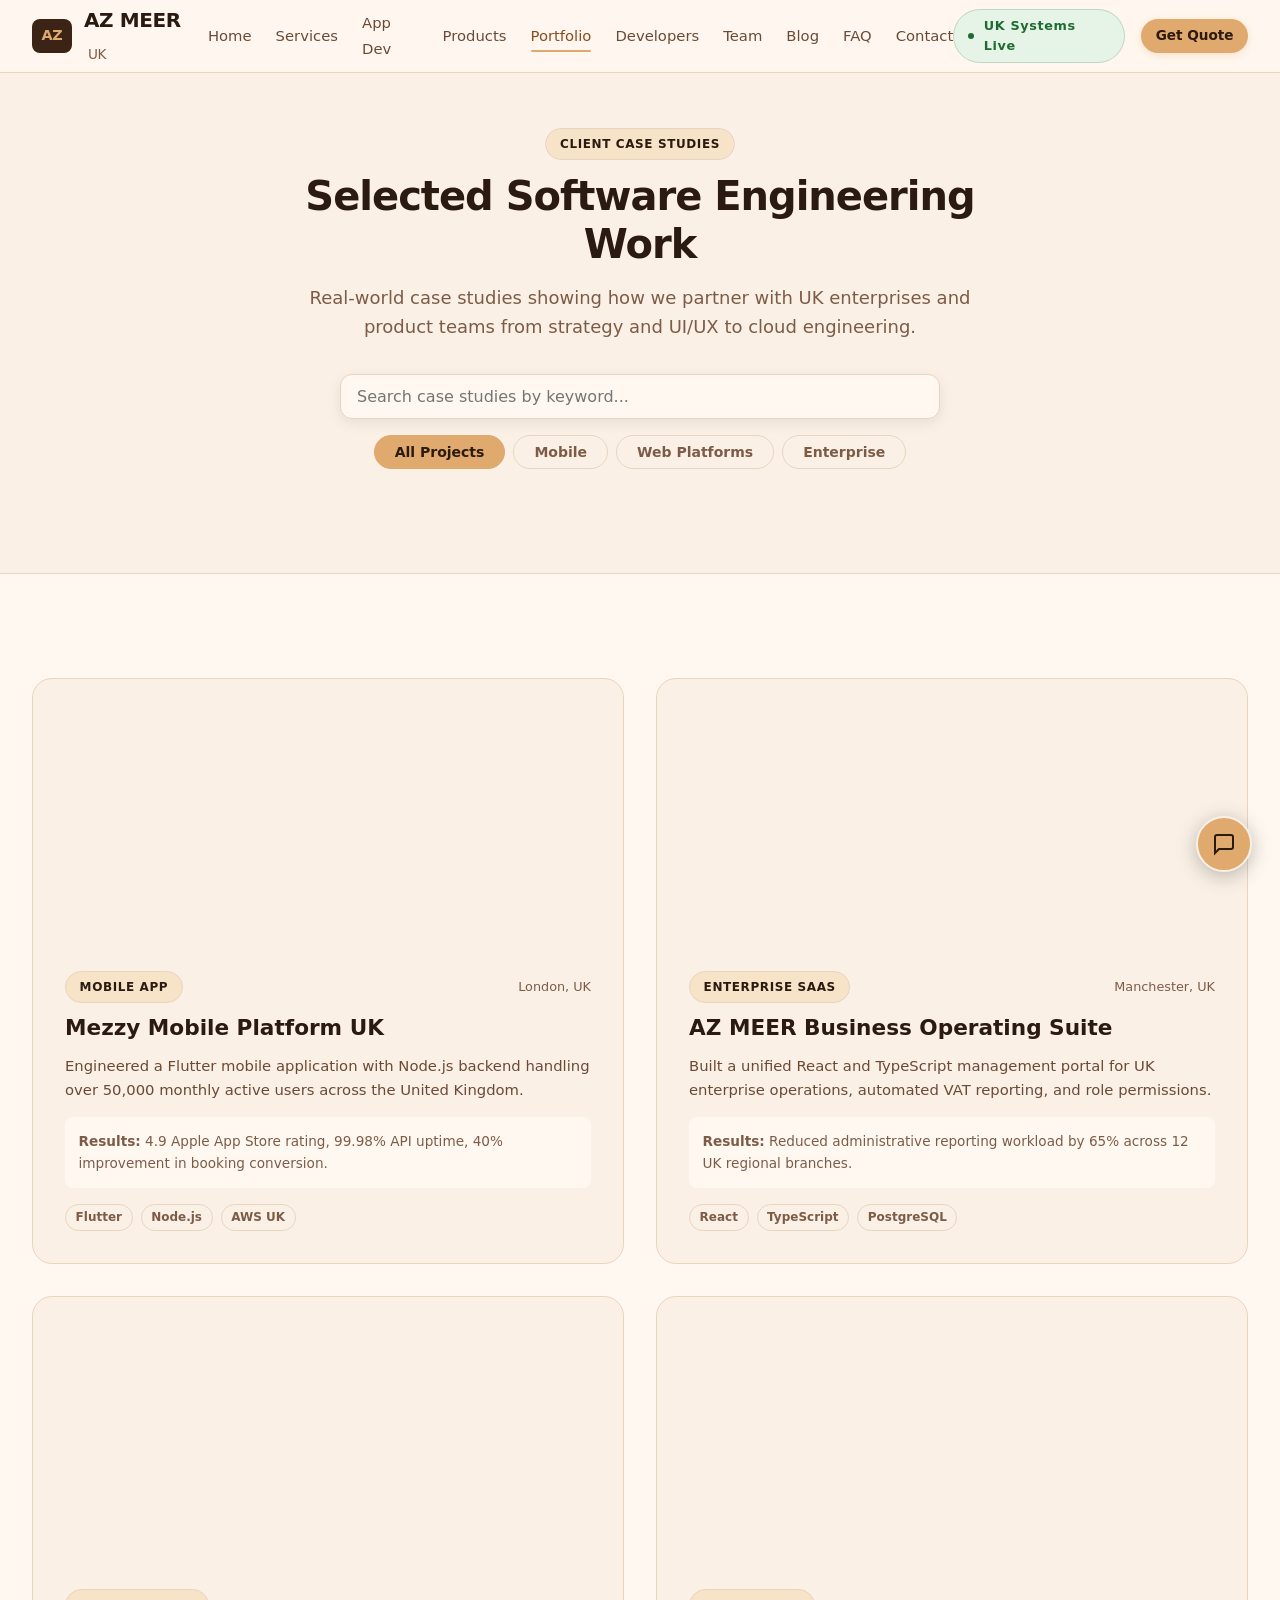
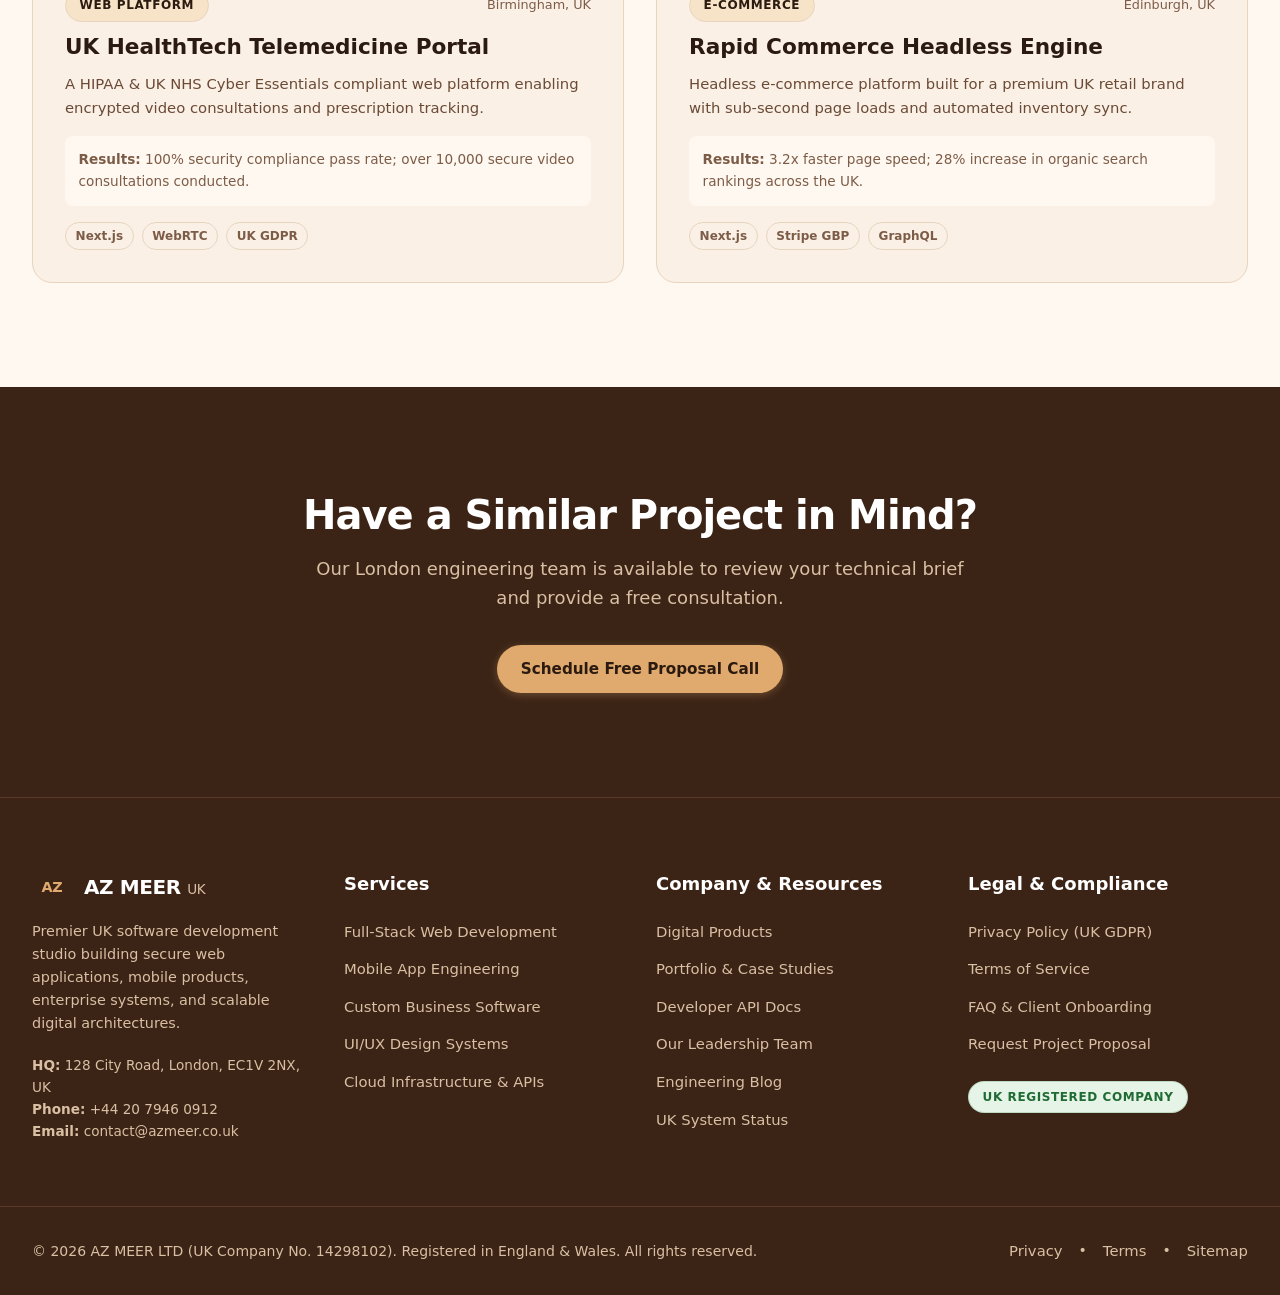
<file: portfolio.html>
<!DOCTYPE html>
<html lang="en-GB">
<head>
  <meta charset="UTF-8">
  <meta name="viewport" content="width=device-width, initial-scale=1.0">
  <title>Portfolio & Case Studies | AZ MEER LTD UK</title>
  <meta name="description" content="Explore client case studies and software engineering work completed by AZ MEER LTD in London and across the United Kingdom.">
  <meta name="keywords" content="AZ MEER portfolio, software case studies UK, web app projects London, mobile app portfolio UK, Flutter case study">
  <meta name="author" content="AZ MEER LTD">
  <meta name="robots" content="index, follow">
  <meta name="theme-color" content="#17252d">
  <link rel="icon" type="image/svg+xml" href="favicon.svg">
  <link rel="canonical" href="https://azmeer.co.uk/portfolio.html">

  <!-- UK Regional Geo Meta Tags -->
  <meta name="geo.region" content="GB-LND">
  <meta name="geo.placename" content="London, United Kingdom">
  <meta name="geo.position" content="51.5273;-0.0886">
  <meta name="ICBM" content="51.5273, -0.0886">

  <meta property="og:locale" content="en_GB">
  <meta property="og:type" content="website">
  <meta property="og:title" content="Portfolio & Case Studies | AZ MEER LTD UK">
  <meta property="og:description" content="Client stories, software engineering achievements, and digital transformation projects by AZ MEER LTD UK.">
  <meta property="og:url" content="https://azmeer.co.uk/portfolio.html">
  <meta property="og:site_name" content="AZ MEER LTD UK">
  <meta property="og:image" content="https://azmeer.co.uk/favicon.svg">

  <link rel="stylesheet" href="css/style.css">

  <script type="application/ld+json">
  [
    {
      "@context": "https://schema.org",
      "@type": "BreadcrumbList",
      "itemListElement": [
        {
          "@type": "ListItem",
          "position": 1,
          "name": "Home",
          "item": "https://azmeer.co.uk/"
        },
        {
          "@type": "ListItem",
          "position": 2,
          "name": "Portfolio",
          "item": "https://azmeer.co.uk/portfolio.html"
        }
      ]
    }
  ]
  </script>
</head>
<body>

  <!-- Header -->
  <header class="header">
    <div class="container nav-container">
      <a href="index.html" class="logo">
        <span class="logo-badge">AZ</span>
        <span>AZ MEER <span style="font-weight: 400; font-size: 0.85rem; color: var(--text-on-light-muted); margin-left: 0.25rem;">UK</span></span>
      </a>
      <ul class="nav-links">
        <li><a href="index.html" class="nav-link">Home</a></li>
        <li><a href="services.html" class="nav-link">Services</a></li>
        <li><a href="app-developer.html" class="nav-link">App Dev</a></li>
        <li><a href="products.html" class="nav-link">Products</a></li>
        <li><a href="portfolio.html" class="nav-link active">Portfolio</a></li>
        <li><a href="developers.html" class="nav-link">Developers</a></li>
        <li><a href="team.html" class="nav-link">Team</a></li>
        <li><a href="blog.html" class="nav-link">Blog</a></li>
        <li><a href="faq.html" class="nav-link">FAQ</a></li>
        <li><a href="contact.html" class="nav-link">Contact</a></li>
      </ul>
      <div class="nav-cta">
        <a href="status.html" class="badge badge-success" style="text-transform: none; font-size: 0.8rem; text-decoration: none;">
          <span style="display:inline-block; width:6px; height:6px; border-radius:50%; background-color:#1F6B33; margin-right:4px;"></span> UK Systems Live
        </a>
        <a href="contact.html" class="btn btn-primary btn-sm">Get Quote</a>
      </div>
      <button class="mobile-toggle" id="mobile-toggle-btn" aria-label="Toggle Navigation Menu">
        <svg width="24" height="24" viewBox="0 0 24 24" fill="none" stroke="currentColor" stroke-width="2"><path d="M4 6h16M4 12h16M4 18h16"/></svg>
      </button>
    </div>
    <div class="mobile-drawer" id="mobile-drawer">
      <a href="index.html" class="mobile-nav-link">Home</a>
      <a href="services.html" class="mobile-nav-link">Services</a>
      <a href="app-developer.html" class="mobile-nav-link">App Engineering</a>
      <a href="products.html" class="mobile-nav-link">Products</a>
      <a href="portfolio.html" class="mobile-nav-link">Portfolio Case Studies</a>
      <a href="developers.html" class="mobile-nav-link">Developer API Portal</a>
      <a href="team.html" class="mobile-nav-link">Our Engineering Team</a>
      <a href="blog.html" class="mobile-nav-link">Engineering Blog</a>
      <a href="faq.html" class="mobile-nav-link">FAQ</a>
      <a href="contact.html" class="mobile-nav-link">Contact UK Office</a>
      <a href="status.html" class="mobile-nav-link">System Operational Status</a>
      <div style="margin-top: 1rem;">
        <a href="contact.html" class="btn btn-primary" style="width: 100%;">Get Free UK Quote</a>
      </div>
    </div>
  </header>

  <main>
    <!-- Hero -->
    <section class="section" style="padding-top: 8rem; background: var(--surface-light); border-bottom: 1px solid var(--border-light);">
      <div class="container text-centre" style="max-width: 800px;">
        <span class="badge section-eyebrow">Client Case Studies</span>
        <h1 class="section-heading" style="font-size: 2.5rem;">Selected Software Engineering Work</h1>
        <p class="section-subtitle" style="margin-left: auto; margin-right: auto;">
          Real-world case studies showing how we partner with UK enterprises and product teams from strategy and UI/UX to cloud engineering.
        </p>

        <!-- Search & Filter Controls -->
        <div style="margin-top: 2rem; max-width: 600px; margin-left: auto; margin-right: auto;" class="flex flex-col gap-4">
          <label for="filter-search-input" class="sr-only" style="display:none;">Search Case Studies</label>
          <input type="text" id="filter-search-input" class="form-input" placeholder="Search case studies by keyword..." style="box-shadow: var(--shadow-card);">

          <div class="flex justify-center gap-2 flex-wrap">
            <button class="tab-pill active" data-filter-category="All">All Projects</button>
            <button class="tab-pill" data-filter-category="Mobile">Mobile</button>
            <button class="tab-pill" data-filter-category="Web">Web Platforms</button>
            <button class="tab-pill" data-filter-category="Enterprise">Enterprise</button>
          </div>
        </div>
      </div>
    </section>

    <!-- Portfolio Case Studies Grid -->
    <section class="section">
      <div class="container">
        <div class="grid grid-cols-1 md:grid-cols-2 gap-8">
          <!-- Case Study 1 -->
          <div class="card" data-item-category="Mobile">
            <div style="height: 240px; background: url('https://images.unsplash.com/photo-1512941937669-90a1b58e7e9c?auto=format&fit=crop&w=1200&q=80') center/cover; border-radius: 0.875rem; margin-bottom: 1.25rem;"></div>
            <div class="flex items-center justify-between" style="margin-bottom: 0.5rem;">
              <span class="badge">Mobile App</span>
              <span style="font-size: 0.8rem; color: var(--text-on-light-muted);">London, UK</span>
            </div>
            <h3 style="font-size: 1.35rem; font-weight: 700; color: var(--text-on-light-heading); margin-bottom: 0.5rem;">
              Mezzy Mobile Platform UK
            </h3>
            <p style="color: var(--text-on-light-body); font-size: 0.925rem; margin-bottom: 1rem;">
              Engineered a Flutter mobile application with Node.js backend handling over 50,000 monthly active users across the United Kingdom.
            </p>
            <div style="background: var(--bg-page); padding: 0.85rem; border-radius: 0.5rem; margin-bottom: 1rem; font-size: 0.85rem; color: var(--text-on-light-muted);">
              <strong>Results:</strong> 4.9 Apple App Store rating, 99.98% API uptime, 40% improvement in booking conversion.
            </div>
            <div class="flex flex-wrap gap-2" style="margin-top: auto;">
              <span class="tab-pill" style="font-size: 0.75rem; padding: 0.2rem 0.6rem;">Flutter</span>
              <span class="tab-pill" style="font-size: 0.75rem; padding: 0.2rem 0.6rem;">Node.js</span>
              <span class="tab-pill" style="font-size: 0.75rem; padding: 0.2rem 0.6rem;">AWS UK</span>
            </div>
          </div>

          <!-- Case Study 2 -->
          <div class="card" data-item-category="Enterprise">
            <div style="height: 240px; background: url('https://images.unsplash.com/photo-1460925895917-afdab827c52f?auto=format&fit=crop&w=1200&q=80') center/cover; border-radius: 0.875rem; margin-bottom: 1.25rem;"></div>
            <div class="flex items-center justify-between" style="margin-bottom: 0.5rem;">
              <span class="badge">Enterprise SaaS</span>
              <span style="font-size: 0.8rem; color: var(--text-on-light-muted);">Manchester, UK</span>
            </div>
            <h3 style="font-size: 1.35rem; font-weight: 700; color: var(--text-on-light-heading); margin-bottom: 0.5rem;">
              AZ MEER Business Operating Suite
            </h3>
            <p style="color: var(--text-on-light-body); font-size: 0.925rem; margin-bottom: 1rem;">
              Built a unified React and TypeScript management portal for UK enterprise operations, automated VAT reporting, and role permissions.
            </p>
            <div style="background: var(--bg-page); padding: 0.85rem; border-radius: 0.5rem; margin-bottom: 1rem; font-size: 0.85rem; color: var(--text-on-light-muted);">
              <strong>Results:</strong> Reduced administrative reporting workload by 65% across 12 UK regional branches.
            </div>
            <div class="flex flex-wrap gap-2" style="margin-top: auto;">
              <span class="tab-pill" style="font-size: 0.75rem; padding: 0.2rem 0.6rem;">React</span>
              <span class="tab-pill" style="font-size: 0.75rem; padding: 0.2rem 0.6rem;">TypeScript</span>
              <span class="tab-pill" style="font-size: 0.75rem; padding: 0.2rem 0.6rem;">PostgreSQL</span>
            </div>
          </div>

          <!-- Case Study 3 -->
          <div class="card" data-item-category="Web">
            <div style="height: 240px; background: url('https://images.unsplash.com/photo-1551288049-bebda4e38f71?auto=format&fit=crop&w=1200&q=80') center/cover; border-radius: 0.875rem; margin-bottom: 1.25rem;"></div>
            <div class="flex items-center justify-between" style="margin-bottom: 0.5rem;">
              <span class="badge">Web Platform</span>
              <span style="font-size: 0.8rem; color: var(--text-on-light-muted);">Birmingham, UK</span>
            </div>
            <h3 style="font-size: 1.35rem; font-weight: 700; color: var(--text-on-light-heading); margin-bottom: 0.5rem;">
              UK HealthTech Telemedicine Portal
            </h3>
            <p style="color: var(--text-on-light-body); font-size: 0.925rem; margin-bottom: 1rem;">
              A HIPAA & UK NHS Cyber Essentials compliant web platform enabling encrypted video consultations and prescription tracking.
            </p>
            <div style="background: var(--bg-page); padding: 0.85rem; border-radius: 0.5rem; margin-bottom: 1rem; font-size: 0.85rem; color: var(--text-on-light-muted);">
              <strong>Results:</strong> 100% security compliance pass rate; over 10,000 secure video consultations conducted.
            </div>
            <div class="flex flex-wrap gap-2" style="margin-top: auto;">
              <span class="tab-pill" style="font-size: 0.75rem; padding: 0.2rem 0.6rem;">Next.js</span>
              <span class="tab-pill" style="font-size: 0.75rem; padding: 0.2rem 0.6rem;">WebRTC</span>
              <span class="tab-pill" style="font-size: 0.75rem; padding: 0.2rem 0.6rem;">UK GDPR</span>
            </div>
          </div>

          <!-- Case Study 4 -->
          <div class="card" data-item-category="Web">
            <div style="height: 240px; background: url('https://images.unsplash.com/photo-1556742049-0a6756574f8b?auto=format&fit=crop&w=1200&q=80') center/cover; border-radius: 0.875rem; margin-bottom: 1.25rem;"></div>
            <div class="flex items-center justify-between" style="margin-bottom: 0.5rem;">
              <span class="badge">E-Commerce</span>
              <span style="font-size: 0.8rem; color: var(--text-on-light-muted);">Edinburgh, UK</span>
            </div>
            <h3 style="font-size: 1.35rem; font-weight: 700; color: var(--text-on-light-heading); margin-bottom: 0.5rem;">
              Rapid Commerce Headless Engine
            </h3>
            <p style="color: var(--text-on-light-body); font-size: 0.925rem; margin-bottom: 1rem;">
              Headless e-commerce platform built for a premium UK retail brand with sub-second page loads and automated inventory sync.
            </p>
            <div style="background: var(--bg-page); padding: 0.85rem; border-radius: 0.5rem; margin-bottom: 1rem; font-size: 0.85rem; color: var(--text-on-light-muted);">
              <strong>Results:</strong> 3.2x faster page speed; 28% increase in organic search rankings across the UK.
            </div>
            <div class="flex flex-wrap gap-2" style="margin-top: auto;">
              <span class="tab-pill" style="font-size: 0.75rem; padding: 0.2rem 0.6rem;">Next.js</span>
              <span class="tab-pill" style="font-size: 0.75rem; padding: 0.2rem 0.6rem;">Stripe GBP</span>
              <span class="tab-pill" style="font-size: 0.75rem; padding: 0.2rem 0.6rem;">GraphQL</span>
            </div>
          </div>
        </div>
      </div>
    </section>

    <!-- Consultation Banner -->
    <section class="section section-dark text-centre">
      <div class="container" style="max-width: 750px;">
        <h2 class="section-heading">Have a Similar Project in Mind?</h2>
        <p class="section-subtitle" style="margin-left: auto; margin-right: auto; margin-bottom: 2rem;">
          Our London engineering team is available to review your technical brief and provide a free consultation.
        </p>
        <a href="contact.html" class="btn btn-primary">Schedule Free Proposal Call</a>
      </div>
    </section>
  </main>

  <!-- Footer -->
  <footer class="footer">
    <div class="container grid grid-cols-1 md:grid-cols-4 gap-8">
      <div>
        <div class="logo" style="color: var(--text-on-dark-heading); margin-bottom: 1rem;">
          <span class="logo-badge">AZ</span>
          <span>AZ MEER <span style="font-weight: 400; font-size: 0.85rem; color: var(--text-on-dark-muted);">UK</span></span>
        </div>
        <p style="font-size: 0.9rem; color: var(--text-on-dark-muted); margin-bottom: 1.25rem; line-height: 1.6;">
          Premier UK software development studio building secure web applications, mobile products, enterprise systems, and scalable digital architectures.
        </p>
        <div style="font-size: 0.85rem; color: var(--text-on-dark-muted);">
          <p><strong>HQ:</strong> 128 City Road, London, EC1V 2NX, UK</p>
          <p><strong>Phone:</strong> +44 20 7946 0912</p>
          <p><strong>Email:</strong> contact@azmeer.co.uk</p>
        </div>
      </div>
      <div>
        <h4 class="footer-heading">Services</h4>
        <ul class="footer-links">
          <li><a href="services.html" class="footer-link">Full-Stack Web Development</a></li>
          <li><a href="app-developer.html" class="footer-link">Mobile App Engineering</a></li>
          <li><a href="services.html" class="footer-link">Custom Business Software</a></li>
          <li><a href="services.html" class="footer-link">UI/UX Design Systems</a></li>
          <li><a href="services.html" class="footer-link">Cloud Infrastructure & APIs</a></li>
        </ul>
      </div>
      <div>
        <h4 class="footer-heading">Company & Resources</h4>
        <ul class="footer-links">
          <li><a href="products.html" class="footer-link">Digital Products</a></li>
          <li><a href="portfolio.html" class="footer-link">Portfolio & Case Studies</a></li>
          <li><a href="developers.html" class="footer-link">Developer API Docs</a></li>
          <li><a href="team.html" class="footer-link">Our Leadership Team</a></li>
          <li><a href="blog.html" class="footer-link">Engineering Blog</a></li>
          <li><a href="status.html" class="footer-link">UK System Status</a></li>
        </ul>
      </div>
      <div>
        <h4 class="footer-heading">Legal & Compliance</h4>
        <ul class="footer-links">
          <li><a href="privacy-policy.html" class="footer-link">Privacy Policy (UK GDPR)</a></li>
          <li><a href="terms.html" class="footer-link">Terms of Service</a></li>
          <li><a href="faq.html" class="footer-link">FAQ & Client Onboarding</a></li>
          <li><a href="contact.html" class="footer-link">Request Project Proposal</a></li>
        </ul>
        <div style="margin-top: 1.5rem;">
          <span class="badge badge-success">UK Registered Company</span>
        </div>
      </div>
    </div>
    <div class="container footer-bottom">
      <p>© 2026 AZ MEER LTD (UK Company No. 14298102). Registered in England & Wales. All rights reserved.</p>
      <div class="flex gap-4">
        <a href="privacy-policy.html" class="footer-link">Privacy</a>
        <span>•</span>
        <a href="terms.html" class="footer-link">Terms</a>
        <span>•</span>
        <a href="sitemap.xml" class="footer-link">Sitemap</a>
      </div>
    </div>
  </footer>

  <!-- Floating Chatbot & Modal -->
  <button class="chatbot-trigger" id="chatbot-trigger-btn" aria-label="Open AI Assistant">
    <svg width="24" height="24" viewBox="0 0 24 24" fill="none" stroke="currentColor" stroke-width="2"><path d="M21 15a2 2 0 0 1-2 2H7l-4 4V5a2 2 0 0 1 2-2h14a2 2 0 0 1 2 2z"/></svg>
  </button>

  <div class="chatbot-modal" id="chatbot-modal">
    <div class="chatbot-header">
      <div class="flex items-center gap-2">
        <span style="width: 10px; height: 10px; background-color: #25D366; border-radius: 50%;"></span>
        <strong>AZ MEER AI Assistant</strong>
      </div>
      <button id="chatbot-close-btn" style="color: #fff; font-size: 1.25rem;">&times;</button>
    </div>
    <div class="chatbot-messages" id="chatbot-messages">
      <div class="chat-bubble bot">
        Hello! I am your <strong>AZ MEER UK</strong> AI Assistant. How can I help you build your next web or mobile software product?
      </div>
    </div>
    <form id="chatbot-form" class="chatbot-input-area">
      <label for="chatbot-input" class="sr-only" style="display:none;">Chatbot Query</label>
      <input type="text" id="chatbot-input" class="form-input" style="padding: 0.5rem 0.75rem; font-size: 0.875rem;" placeholder="Ask about services, tech stack, or quotes..." required>
      <button type="submit" class="btn btn-primary btn-sm">Send</button>
    </form>
  </div>

  <div class="modal-overlay" id="thank-you-modal">
    <div class="modal-box text-center" style="max-width: 450px;">
      <div class="icon-box" style="margin: 0 auto 1.25rem auto; background-color: var(--success-bg); color: var(--success-text);">
        <svg width="28" height="28" viewBox="0 0 24 24" fill="none" stroke="currentColor" stroke-width="2.5"><path d="M20 6L9 17l-5-5"/></svg>
      </div>
      <h3 style="font-size: 1.5rem; font-weight: 800; color: var(--text-on-light-heading); margin-bottom: 0.5rem;">Inquiry Received!</h3>
      <p style="color: var(--text-on-light-muted); font-size: 0.95rem; margin-bottom: 1.5rem;">
        Thank you for reaching out to <strong>AZ MEER LTD UK</strong>. Our London software engineering team will review your proposal and respond within 2 UK business hours.
      </p>
      <button class="btn btn-primary modal-close" style="width: 100%;">Close & Continue</button>
    </div>
  </div>

  <script src="js/main.js"></script>
  <script src="js/filter.js"></script>
  <script src="js/chatbot.js"></script>

</body>
</html>
</file>
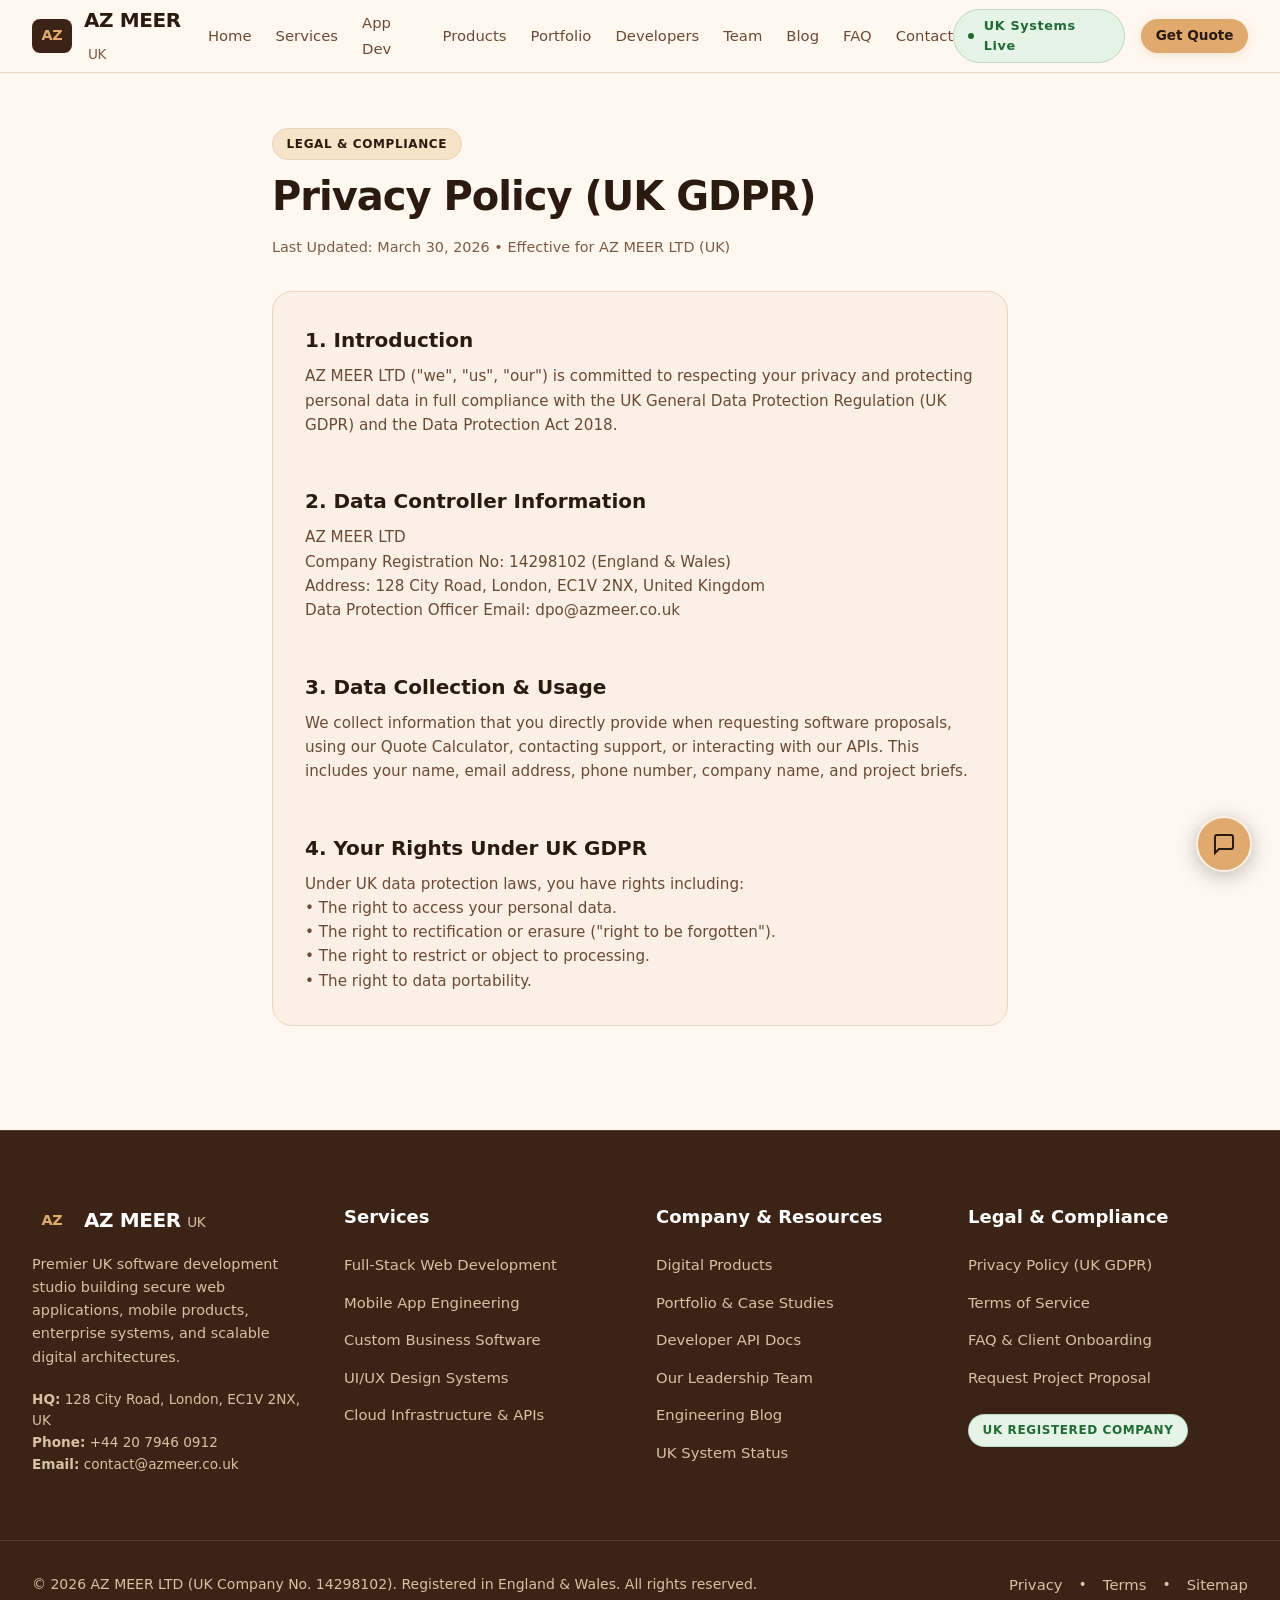
<file: privacy-policy.html>
<!DOCTYPE html>
<html lang="en-GB">
<head>
  <meta charset="UTF-8">
  <meta name="viewport" content="width=device-width, initial-scale=1.0">
  <title>Privacy Policy (UK GDPR) | AZ MEER LTD UK</title>
  <meta name="description" content="Privacy Policy and UK GDPR data compliance policy for AZ MEER LTD website visitors and client service users.">
  <meta name="keywords" content="AZ MEER privacy policy, UK GDPR compliance, data protection act 2018">
  <meta name="author" content="AZ MEER LTD">
  <meta name="robots" content="index, follow">
  <meta name="theme-color" content="#17252d">
  <link rel="icon" type="image/svg+xml" href="favicon.svg">
  <link rel="canonical" href="https://azmeer.co.uk/privacy-policy.html">

  <!-- UK Regional Geo Meta Tags -->
  <meta name="geo.region" content="GB-LND">
  <meta name="geo.placename" content="London, United Kingdom">
  <meta name="geo.position" content="51.5273;-0.0886">
  <meta name="ICBM" content="51.5273, -0.0886">

  <meta property="og:locale" content="en_GB">
  <meta property="og:type" content="website">
  <meta property="og:title" content="Privacy Policy | AZ MEER LTD UK">
  <meta property="og:description" content="Information on how AZ MEER LTD handles personal data in accordance with UK GDPR.">
  <meta property="og:url" content="https://azmeer.co.uk/privacy-policy.html">
  <meta property="og:site_name" content="AZ MEER LTD UK">
  <meta property="og:image" content="https://azmeer.co.uk/favicon.svg">

  <link rel="stylesheet" href="css/style.css">

  <script type="application/ld+json">
  [
    {
      "@context": "https://schema.org",
      "@type": "BreadcrumbList",
      "itemListElement": [
        {
          "@type": "ListItem",
          "position": 1,
          "name": "Home",
          "item": "https://azmeer.co.uk/"
        },
        {
          "@type": "ListItem",
          "position": 2,
          "name": "Privacy Policy",
          "item": "https://azmeer.co.uk/privacy-policy.html"
        }
      ]
    }
  ]
  </script>
</head>
<body>

  <!-- Header -->
  <header class="header">
    <div class="container nav-container">
      <a href="index.html" class="logo">
        <span class="logo-badge">AZ</span>
        <span>AZ MEER <span style="font-weight: 400; font-size: 0.85rem; color: var(--text-on-light-muted); margin-left: 0.25rem;">UK</span></span>
      </a>
      <ul class="nav-links">
        <li><a href="index.html" class="nav-link">Home</a></li>
        <li><a href="services.html" class="nav-link">Services</a></li>
        <li><a href="app-developer.html" class="nav-link">App Dev</a></li>
        <li><a href="products.html" class="nav-link">Products</a></li>
        <li><a href="portfolio.html" class="nav-link">Portfolio</a></li>
        <li><a href="developers.html" class="nav-link">Developers</a></li>
        <li><a href="team.html" class="nav-link">Team</a></li>
        <li><a href="blog.html" class="nav-link">Blog</a></li>
        <li><a href="faq.html" class="nav-link">FAQ</a></li>
        <li><a href="contact.html" class="nav-link">Contact</a></li>
      </ul>
      <div class="nav-cta">
        <a href="status.html" class="badge badge-success" style="text-transform: none; font-size: 0.8rem; text-decoration: none;">
          <span style="display:inline-block; width:6px; height:6px; border-radius:50%; background-color:#1F6B33; margin-right:4px;"></span> UK Systems Live
        </a>
        <a href="contact.html" class="btn btn-primary btn-sm">Get Quote</a>
      </div>
      <button class="mobile-toggle" id="mobile-toggle-btn" aria-label="Toggle Navigation Menu">
        <svg width="24" height="24" viewBox="0 0 24 24" fill="none" stroke="currentColor" stroke-width="2"><path d="M4 6h16M4 12h16M4 18h16"/></svg>
      </button>
    </div>
    <div class="mobile-drawer" id="mobile-drawer">
      <a href="index.html" class="mobile-nav-link">Home</a>
      <a href="services.html" class="mobile-nav-link">Services</a>
      <a href="app-developer.html" class="mobile-nav-link">App Engineering</a>
      <a href="products.html" class="mobile-nav-link">Products</a>
      <a href="portfolio.html" class="mobile-nav-link">Portfolio Case Studies</a>
      <a href="developers.html" class="mobile-nav-link">Developer API Portal</a>
      <a href="team.html" class="mobile-nav-link">Our Engineering Team</a>
      <a href="blog.html" class="mobile-nav-link">Engineering Blog</a>
      <a href="faq.html" class="mobile-nav-link">FAQ</a>
      <a href="contact.html" class="mobile-nav-link">Contact UK Office</a>
      <a href="status.html" class="mobile-nav-link">System Operational Status</a>
      <div style="margin-top: 1rem;">
        <a href="contact.html" class="btn btn-primary" style="width: 100%;">Get Free UK Quote</a>
      </div>
    </div>
  </header>

  <main>
    <section class="section" style="padding-top: 8rem;">
      <div class="container" style="max-width: 800px;">
        <span class="badge section-eyebrow">Legal & Compliance</span>
        <h1 class="section-heading" style="margin-bottom: 1rem;">Privacy Policy (UK GDPR)</h1>
        <p style="color: var(--text-on-light-muted); font-size: 0.9rem; margin-bottom: 2rem;">
          Last Updated: March 30, 2026 • Effective for AZ MEER LTD (UK)
        </p>

        <div class="card flex flex-col gap-6" style="padding: 2rem;">
          <section>
            <h3 style="font-size: 1.25rem; font-weight: 700; color: var(--text-on-light-heading); margin-bottom: 0.5rem;">1. Introduction</h3>
            <p style="color: var(--text-on-light-body); font-size: 0.95rem; line-height: 1.6;">
              AZ MEER LTD ("we", "us", "our") is committed to respecting your privacy and protecting personal data in full compliance with the UK General Data Protection Regulation (UK GDPR) and the Data Protection Act 2018.
            </p>
          </section>

          <section style="margin-top: 1.5rem;">
            <h3 style="font-size: 1.25rem; font-weight: 700; color: var(--text-on-light-heading); margin-bottom: 0.5rem;">2. Data Controller Information</h3>
            <p style="color: var(--text-on-light-body); font-size: 0.95rem; line-height: 1.6;">
              AZ MEER LTD<br>
              Company Registration No: 14298102 (England & Wales)<br>
              Address: 128 City Road, London, EC1V 2NX, United Kingdom<br>
              Data Protection Officer Email: dpo@azmeer.co.uk
            </p>
          </section>

          <section style="margin-top: 1.5rem;">
            <h3 style="font-size: 1.25rem; font-weight: 700; color: var(--text-on-light-heading); margin-bottom: 0.5rem;">3. Data Collection & Usage</h3>
            <p style="color: var(--text-on-light-body); font-size: 0.95rem; line-height: 1.6;">
              We collect information that you directly provide when requesting software proposals, using our Quote Calculator, contacting support, or interacting with our APIs. This includes your name, email address, phone number, company name, and project briefs.
            </p>
          </section>

          <section style="margin-top: 1.5rem;">
            <h3 style="font-size: 1.25rem; font-weight: 700; color: var(--text-on-light-heading); margin-bottom: 0.5rem;">4. Your Rights Under UK GDPR</h3>
            <p style="color: var(--text-on-light-body); font-size: 0.95rem; line-height: 1.6;">
              Under UK data protection laws, you have rights including:
              <br>• The right to access your personal data.
              <br>• The right to rectification or erasure ("right to be forgotten").
              <br>• The right to restrict or object to processing.
              <br>• The right to data portability.
            </p>
          </section>
        </div>
      </div>
    </section>
  </main>

  <!-- Footer -->
  <footer class="footer">
    <div class="container grid grid-cols-1 md:grid-cols-4 gap-8">
      <div>
        <div class="logo" style="color: var(--text-on-dark-heading); margin-bottom: 1rem;">
          <span class="logo-badge">AZ</span>
          <span>AZ MEER <span style="font-weight: 400; font-size: 0.85rem; color: var(--text-on-dark-muted);">UK</span></span>
        </div>
        <p style="font-size: 0.9rem; color: var(--text-on-dark-muted); margin-bottom: 1.25rem; line-height: 1.6;">
          Premier UK software development studio building secure web applications, mobile products, enterprise systems, and scalable digital architectures.
        </p>
        <div style="font-size: 0.85rem; color: var(--text-on-dark-muted);">
          <p><strong>HQ:</strong> 128 City Road, London, EC1V 2NX, UK</p>
          <p><strong>Phone:</strong> +44 20 7946 0912</p>
          <p><strong>Email:</strong> contact@azmeer.co.uk</p>
        </div>
      </div>
      <div>
        <h4 class="footer-heading">Services</h4>
        <ul class="footer-links">
          <li><a href="services.html" class="footer-link">Full-Stack Web Development</a></li>
          <li><a href="app-developer.html" class="footer-link">Mobile App Engineering</a></li>
          <li><a href="services.html" class="footer-link">Custom Business Software</a></li>
          <li><a href="services.html" class="footer-link">UI/UX Design Systems</a></li>
          <li><a href="services.html" class="footer-link">Cloud Infrastructure & APIs</a></li>
        </ul>
      </div>
      <div>
        <h4 class="footer-heading">Company & Resources</h4>
        <ul class="footer-links">
          <li><a href="products.html" class="footer-link">Digital Products</a></li>
          <li><a href="portfolio.html" class="footer-link">Portfolio & Case Studies</a></li>
          <li><a href="developers.html" class="footer-link">Developer API Docs</a></li>
          <li><a href="team.html" class="footer-link">Our Leadership Team</a></li>
          <li><a href="blog.html" class="footer-link">Engineering Blog</a></li>
          <li><a href="status.html" class="footer-link">UK System Status</a></li>
        </ul>
      </div>
      <div>
        <h4 class="footer-heading">Legal & Compliance</h4>
        <ul class="footer-links">
          <li><a href="privacy-policy.html" class="footer-link">Privacy Policy (UK GDPR)</a></li>
          <li><a href="terms.html" class="footer-link">Terms of Service</a></li>
          <li><a href="faq.html" class="footer-link">FAQ & Client Onboarding</a></li>
          <li><a href="contact.html" class="footer-link">Request Project Proposal</a></li>
        </ul>
        <div style="margin-top: 1.5rem;">
          <span class="badge badge-success">UK Registered Company</span>
        </div>
      </div>
    </div>
    <div class="container footer-bottom">
      <p>© 2026 AZ MEER LTD (UK Company No. 14298102). Registered in England & Wales. All rights reserved.</p>
      <div class="flex gap-4">
        <a href="privacy-policy.html" class="footer-link">Privacy</a>
        <span>•</span>
        <a href="terms.html" class="footer-link">Terms</a>
        <span>•</span>
        <a href="sitemap.xml" class="footer-link">Sitemap</a>
      </div>
    </div>
  </footer>

  <!-- Floating Chatbot & Modal -->
  <button class="chatbot-trigger" id="chatbot-trigger-btn" aria-label="Open AI Assistant">
    <svg width="24" height="24" viewBox="0 0 24 24" fill="none" stroke="currentColor" stroke-width="2"><path d="M21 15a2 2 0 0 1-2 2H7l-4 4V5a2 2 0 0 1 2-2h14a2 2 0 0 1 2 2z"/></svg>
  </button>

  <div class="chatbot-modal" id="chatbot-modal">
    <div class="chatbot-header">
      <div class="flex items-center gap-2">
        <span style="width: 10px; height: 10px; background-color: #25D366; border-radius: 50%;"></span>
        <strong>AZ MEER AI Assistant</strong>
      </div>
      <button id="chatbot-close-btn" style="color: #fff; font-size: 1.25rem;">&times;</button>
    </div>
    <div class="chatbot-messages" id="chatbot-messages">
      <div class="chat-bubble bot">
        Hello! I am your <strong>AZ MEER UK</strong> AI Assistant. How can I help you build your next web or mobile software product?
      </div>
    </div>
    <form id="chatbot-form" class="chatbot-input-area">
      <label for="chatbot-input" class="sr-only" style="display:none;">Chatbot Query</label>
      <input type="text" id="chatbot-input" class="form-input" style="padding: 0.5rem 0.75rem; font-size: 0.875rem;" placeholder="Ask about services, tech stack, or quotes..." required>
      <button type="submit" class="btn btn-primary btn-sm">Send</button>
    </form>
  </div>

  <script src="js/main.js"></script>
  <script src="js/chatbot.js"></script>

</body>
</html>
</file>
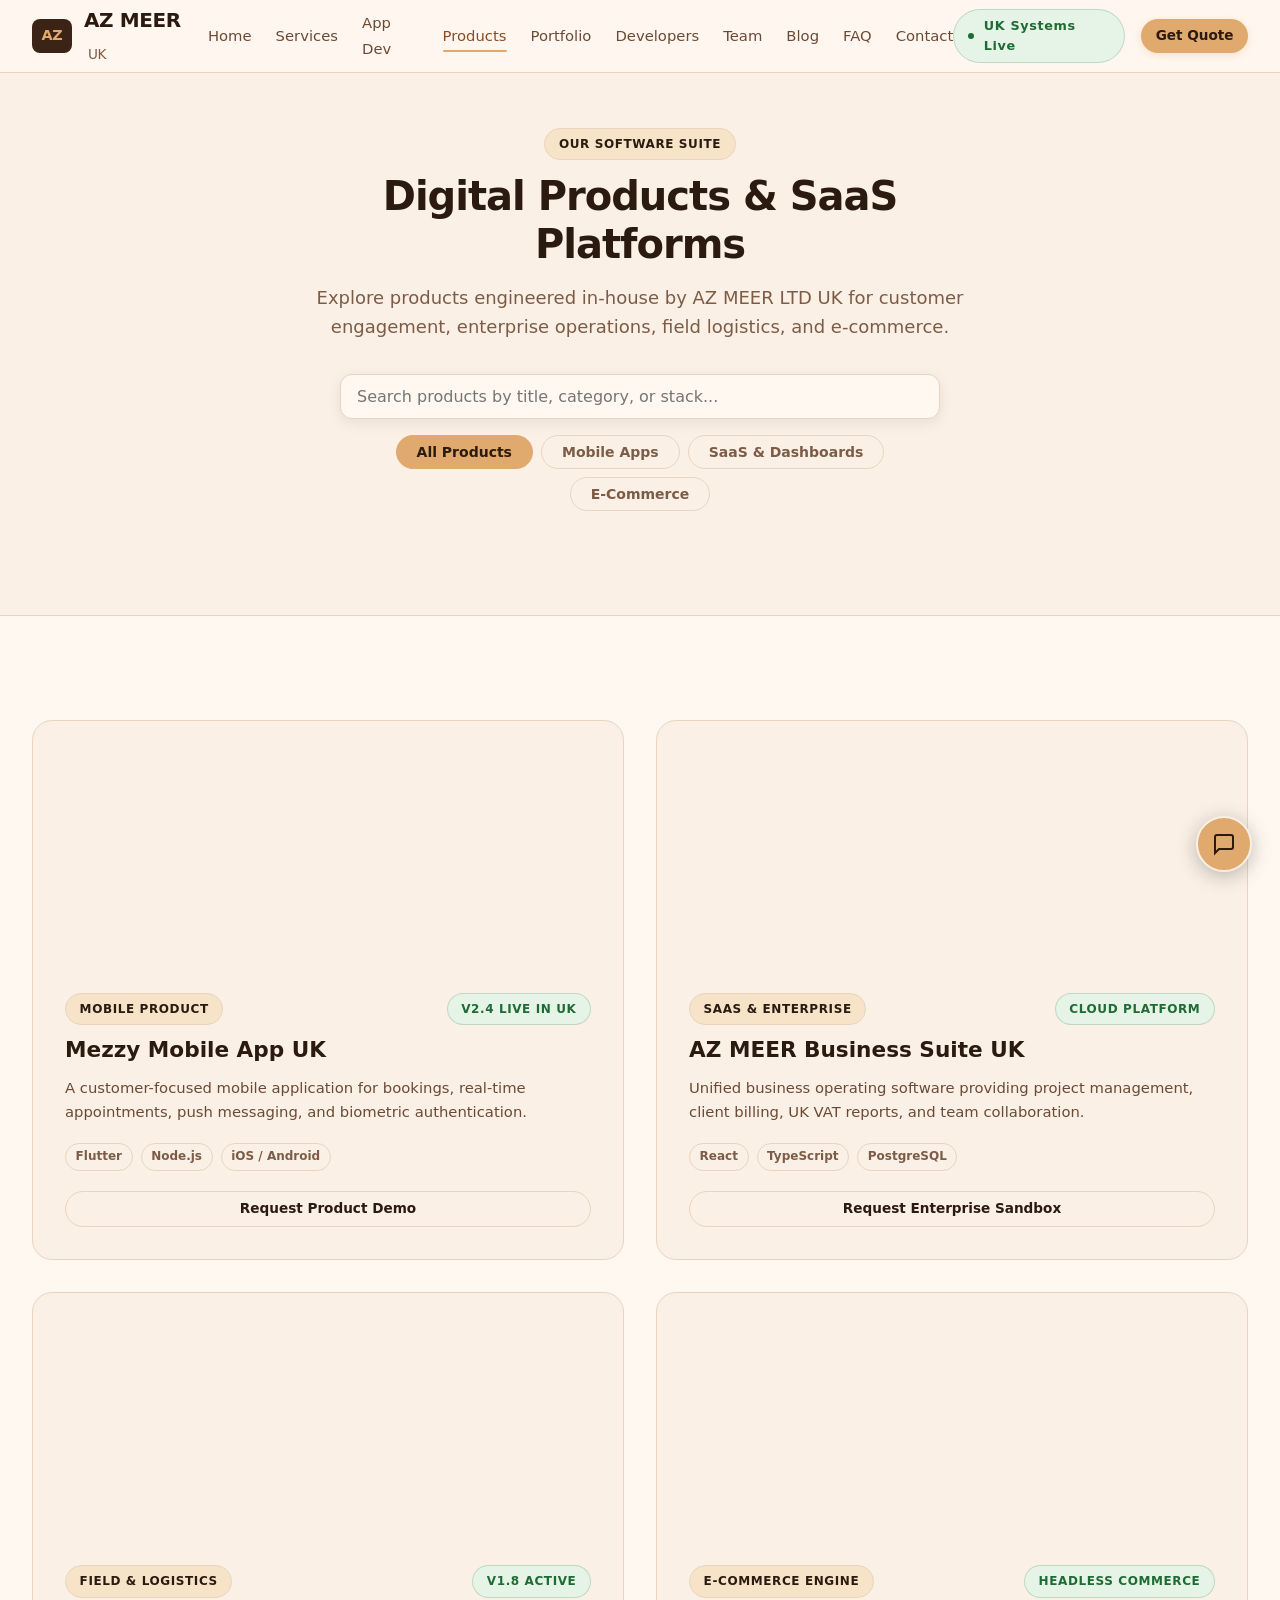
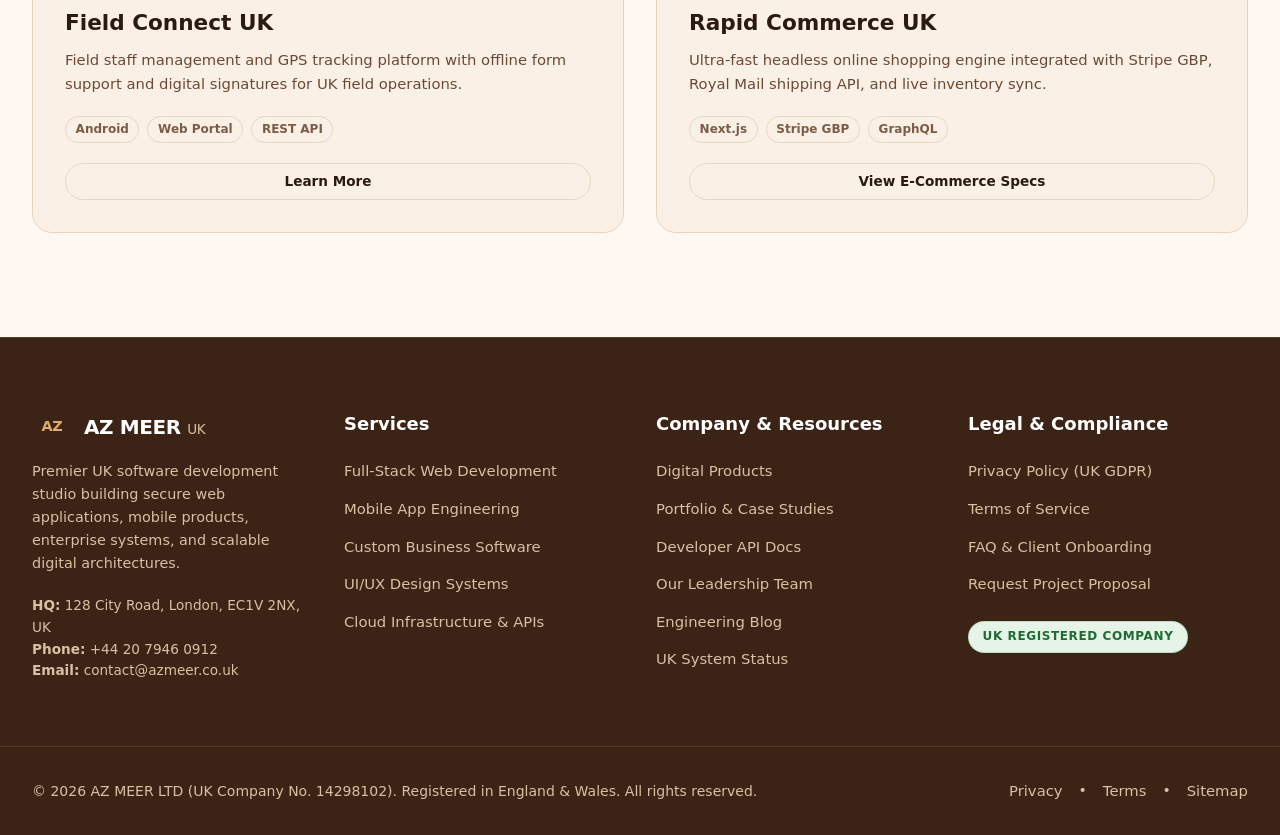
<file: products.html>
<!DOCTYPE html>
<html lang="en-GB">
<head>
  <meta charset="UTF-8">
  <meta name="viewport" content="width=device-width, initial-scale=1.0">
  <title>Digital Products & SaaS Solutions | AZ MEER LTD UK</title>
  <meta name="description" content="Discover digital products and software tools built by AZ MEER LTD UK: Mezzy Mobile App UK, AZ MEER Business Suite, Field Connect UK, and Rapid Commerce UK.">
  <meta name="keywords" content="AZ MEER products, Mezzy app, AZ MEER business suite, UK SaaS software, mobile applications UK">
  <meta name="author" content="AZ MEER LTD">
  <meta name="robots" content="index, follow">
  <meta name="theme-color" content="#17252d">
  <link rel="icon" type="image/svg+xml" href="favicon.svg">
  <link rel="canonical" href="https://azmeer.co.uk/products.html">

  <!-- UK Regional Geo Meta Tags -->
  <meta name="geo.region" content="GB-LND">
  <meta name="geo.placename" content="London, United Kingdom">
  <meta name="geo.position" content="51.5273;-0.0886">
  <meta name="ICBM" content="51.5273, -0.0886">

  <meta property="og:locale" content="en_GB">
  <meta property="og:type" content="website">
  <meta property="og:title" content="Digital Products & Software Solutions | AZ MEER LTD UK">
  <meta property="og:description" content="Proprietary digital products and software applications engineered by AZ MEER LTD in London.">
  <meta property="og:url" content="https://azmeer.co.uk/products.html">
  <meta property="og:site_name" content="AZ MEER LTD UK">
  <meta property="og:image" content="https://azmeer.co.uk/favicon.svg">

  <link rel="stylesheet" href="css/style.css">

  <script type="application/ld+json">
  [
    {
      "@context": "https://schema.org",
      "@type": "BreadcrumbList",
      "itemListElement": [
        {
          "@type": "ListItem",
          "position": 1,
          "name": "Home",
          "item": "https://azmeer.co.uk/"
        },
        {
          "@type": "ListItem",
          "position": 2,
          "name": "Products",
          "item": "https://azmeer.co.uk/products.html"
        }
      ]
    }
  ]
  </script>
</head>
<body>

  <!-- Header -->
  <header class="header">
    <div class="container nav-container">
      <a href="index.html" class="logo">
        <span class="logo-badge">AZ</span>
        <span>AZ MEER <span style="font-weight: 400; font-size: 0.85rem; color: var(--text-on-light-muted); margin-left: 0.25rem;">UK</span></span>
      </a>
      <ul class="nav-links">
        <li><a href="index.html" class="nav-link">Home</a></li>
        <li><a href="services.html" class="nav-link">Services</a></li>
        <li><a href="app-developer.html" class="nav-link">App Dev</a></li>
        <li><a href="products.html" class="nav-link active">Products</a></li>
        <li><a href="portfolio.html" class="nav-link">Portfolio</a></li>
        <li><a href="developers.html" class="nav-link">Developers</a></li>
        <li><a href="team.html" class="nav-link">Team</a></li>
        <li><a href="blog.html" class="nav-link">Blog</a></li>
        <li><a href="faq.html" class="nav-link">FAQ</a></li>
        <li><a href="contact.html" class="nav-link">Contact</a></li>
      </ul>
      <div class="nav-cta">
        <a href="status.html" class="badge badge-success" style="text-transform: none; font-size: 0.8rem; text-decoration: none;">
          <span style="display:inline-block; width:6px; height:6px; border-radius:50%; background-color:#1F6B33; margin-right:4px;"></span> UK Systems Live
        </a>
        <a href="contact.html" class="btn btn-primary btn-sm">Get Quote</a>
      </div>
      <button class="mobile-toggle" id="mobile-toggle-btn" aria-label="Toggle Navigation Menu">
        <svg width="24" height="24" viewBox="0 0 24 24" fill="none" stroke="currentColor" stroke-width="2"><path d="M4 6h16M4 12h16M4 18h16"/></svg>
      </button>
    </div>
    <div class="mobile-drawer" id="mobile-drawer">
      <a href="index.html" class="mobile-nav-link">Home</a>
      <a href="services.html" class="mobile-nav-link">Services</a>
      <a href="app-developer.html" class="mobile-nav-link">App Engineering</a>
      <a href="products.html" class="mobile-nav-link">Products</a>
      <a href="portfolio.html" class="mobile-nav-link">Portfolio Case Studies</a>
      <a href="developers.html" class="mobile-nav-link">Developer API Portal</a>
      <a href="team.html" class="mobile-nav-link">Our Engineering Team</a>
      <a href="blog.html" class="mobile-nav-link">Engineering Blog</a>
      <a href="faq.html" class="mobile-nav-link">FAQ</a>
      <a href="contact.html" class="mobile-nav-link">Contact UK Office</a>
      <a href="status.html" class="mobile-nav-link">System Operational Status</a>
      <div style="margin-top: 1rem;">
        <a href="contact.html" class="btn btn-primary" style="width: 100%;">Get Free UK Quote</a>
      </div>
    </div>
  </header>

  <main>
    <!-- Products Hero -->
    <section class="section" style="padding-top: 8rem; background: var(--surface-light); border-bottom: 1px solid var(--border-light);">
      <div class="container text-centre" style="max-width: 800px;">
        <span class="badge section-eyebrow">Our Software Suite</span>
        <h1 class="section-heading" style="font-size: 2.5rem;">Digital Products & SaaS Platforms</h1>
        <p class="section-subtitle" style="margin-left: auto; margin-right: auto;">
          Explore products engineered in-house by AZ MEER LTD UK for customer engagement, enterprise operations, field logistics, and e-commerce.
        </p>

        <!-- Live Search & Filter Bar -->
        <div style="margin-top: 2rem; max-width: 600px; margin-left: auto; margin-right: auto;" class="flex flex-col gap-4">
          <label for="filter-search-input" class="sr-only" style="display:none;">Search Products</label>
          <input type="text" id="filter-search-input" class="form-input" placeholder="Search products by title, category, or stack..." style="box-shadow: var(--shadow-card);">

          <div class="flex justify-center gap-2 flex-wrap">
            <button class="tab-pill active" data-filter-category="All">All Products</button>
            <button class="tab-pill" data-filter-category="Mobile">Mobile Apps</button>
            <button class="tab-pill" data-filter-category="SaaS">SaaS & Dashboards</button>
            <button class="tab-pill" data-filter-category="E-commerce">E-Commerce</button>
          </div>
        </div>
      </div>
    </section>

    <!-- Product Grid -->
    <section class="section">
      <div class="container">
        <div class="grid grid-cols-1 md:grid-cols-2 gap-8">
          <!-- Product 1 -->
          <div class="card" data-item-category="Mobile">
            <div style="height: 220px; background: url('https://images.unsplash.com/photo-1512941937669-90a1b58e7e9c?auto=format&fit=crop&w=1200&q=80') center/cover; border-radius: 0.875rem; margin-bottom: 1.25rem;"></div>
            <div class="flex items-center justify-between" style="margin-bottom: 0.5rem;">
              <span class="badge">Mobile Product</span>
              <span class="badge badge-success">v2.4 Live in UK</span>
            </div>
            <h3 style="font-size: 1.35rem; font-weight: 700; color: var(--text-on-light-heading); margin-bottom: 0.5rem;">
              Mezzy Mobile App UK
            </h3>
            <p style="color: var(--text-on-light-body); font-size: 0.925rem; margin-bottom: 1.25rem;">
              A customer-focused mobile application for bookings, real-time appointments, push messaging, and biometric authentication.
            </p>
            <div class="flex flex-wrap gap-2" style="margin-top: auto; margin-bottom: 1.25rem;">
              <span class="tab-pill" style="font-size: 0.75rem; padding: 0.2rem 0.6rem;">Flutter</span>
              <span class="tab-pill" style="font-size: 0.75rem; padding: 0.2rem 0.6rem;">Node.js</span>
              <span class="tab-pill" style="font-size: 0.75rem; padding: 0.2rem 0.6rem;">iOS / Android</span>
            </div>
            <a href="contact.html" class="btn btn-secondary btn-sm" style="width: 100%;">Request Product Demo</a>
          </div>

          <!-- Product 2 -->
          <div class="card" data-item-category="SaaS">
            <div style="height: 220px; background: url('https://images.unsplash.com/photo-1460925895917-afdab827c52f?auto=format&fit=crop&w=1200&q=80') center/cover; border-radius: 0.875rem; margin-bottom: 1.25rem;"></div>
            <div class="flex items-center justify-between" style="margin-bottom: 0.5rem;">
              <span class="badge">SaaS & Enterprise</span>
              <span class="badge badge-success">Cloud Platform</span>
            </div>
            <h3 style="font-size: 1.35rem; font-weight: 700; color: var(--text-on-light-heading); margin-bottom: 0.5rem;">
              AZ MEER Business Suite UK
            </h3>
            <p style="color: var(--text-on-light-body); font-size: 0.925rem; margin-bottom: 1.25rem;">
              Unified business operating software providing project management, client billing, UK VAT reports, and team collaboration.
            </p>
            <div class="flex flex-wrap gap-2" style="margin-top: auto; margin-bottom: 1.25rem;">
              <span class="tab-pill" style="font-size: 0.75rem; padding: 0.2rem 0.6rem;">React</span>
              <span class="tab-pill" style="font-size: 0.75rem; padding: 0.2rem 0.6rem;">TypeScript</span>
              <span class="tab-pill" style="font-size: 0.75rem; padding: 0.2rem 0.6rem;">PostgreSQL</span>
            </div>
            <a href="contact.html" class="btn btn-secondary btn-sm" style="width: 100%;">Request Enterprise Sandbox</a>
          </div>

          <!-- Product 3 -->
          <div class="card" data-item-category="Mobile">
            <div style="height: 220px; background: url('https://images.unsplash.com/photo-1526374965328-7f61d4dc18c5?auto=format&fit=crop&w=1200&q=80') center/cover; border-radius: 0.875rem; margin-bottom: 1.25rem;"></div>
            <div class="flex items-center justify-between" style="margin-bottom: 0.5rem;">
              <span class="badge">Field & Logistics</span>
              <span class="badge badge-success">v1.8 Active</span>
            </div>
            <h3 style="font-size: 1.35rem; font-weight: 700; color: var(--text-on-light-heading); margin-bottom: 0.5rem;">
              Field Connect UK
            </h3>
            <p style="color: var(--text-on-light-body); font-size: 0.925rem; margin-bottom: 1.25rem;">
              Field staff management and GPS tracking platform with offline form support and digital signatures for UK field operations.
            </p>
            <div class="flex flex-wrap gap-2" style="margin-top: auto; margin-bottom: 1.25rem;">
              <span class="tab-pill" style="font-size: 0.75rem; padding: 0.2rem 0.6rem;">Android</span>
              <span class="tab-pill" style="font-size: 0.75rem; padding: 0.2rem 0.6rem;">Web Portal</span>
              <span class="tab-pill" style="font-size: 0.75rem; padding: 0.2rem 0.6rem;">REST API</span>
            </div>
            <a href="contact.html" class="btn btn-secondary btn-sm" style="width: 100%;">Learn More</a>
          </div>

          <!-- Product 4 -->
          <div class="card" data-item-category="E-commerce">
            <div style="height: 220px; background: url('https://images.unsplash.com/photo-1556742049-0a6756574f8b?auto=format&fit=crop&w=1200&q=80') center/cover; border-radius: 0.875rem; margin-bottom: 1.25rem;"></div>
            <div class="flex items-center justify-between" style="margin-bottom: 0.5rem;">
              <span class="badge">E-Commerce Engine</span>
              <span class="badge badge-success">Headless Commerce</span>
            </div>
            <h3 style="font-size: 1.35rem; font-weight: 700; color: var(--text-on-light-heading); margin-bottom: 0.5rem;">
              Rapid Commerce UK
            </h3>
            <p style="color: var(--text-on-light-body); font-size: 0.925rem; margin-bottom: 1.25rem;">
              Ultra-fast headless online shopping engine integrated with Stripe GBP, Royal Mail shipping API, and live inventory sync.
            </p>
            <div class="flex flex-wrap gap-2" style="margin-top: auto; margin-bottom: 1.25rem;">
              <span class="tab-pill" style="font-size: 0.75rem; padding: 0.2rem 0.6rem;">Next.js</span>
              <span class="tab-pill" style="font-size: 0.75rem; padding: 0.2rem 0.6rem;">Stripe GBP</span>
              <span class="tab-pill" style="font-size: 0.75rem; padding: 0.2rem 0.6rem;">GraphQL</span>
            </div>
            <a href="contact.html" class="btn btn-secondary btn-sm" style="width: 100%;">View E-Commerce Specs</a>
          </div>
        </div>
      </div>
    </section>
  </main>

  <!-- Footer -->
  <footer class="footer">
    <div class="container grid grid-cols-1 md:grid-cols-4 gap-8">
      <div>
        <div class="logo" style="color: var(--text-on-dark-heading); margin-bottom: 1rem;">
          <span class="logo-badge">AZ</span>
          <span>AZ MEER <span style="font-weight: 400; font-size: 0.85rem; color: var(--text-on-dark-muted);">UK</span></span>
        </div>
        <p style="font-size: 0.9rem; color: var(--text-on-dark-muted); margin-bottom: 1.25rem; line-height: 1.6;">
          Premier UK software development studio building secure web applications, mobile products, enterprise systems, and scalable digital architectures.
        </p>
        <div style="font-size: 0.85rem; color: var(--text-on-dark-muted);">
          <p><strong>HQ:</strong> 128 City Road, London, EC1V 2NX, UK</p>
          <p><strong>Phone:</strong> +44 20 7946 0912</p>
          <p><strong>Email:</strong> contact@azmeer.co.uk</p>
        </div>
      </div>
      <div>
        <h4 class="footer-heading">Services</h4>
        <ul class="footer-links">
          <li><a href="services.html" class="footer-link">Full-Stack Web Development</a></li>
          <li><a href="app-developer.html" class="footer-link">Mobile App Engineering</a></li>
          <li><a href="services.html" class="footer-link">Custom Business Software</a></li>
          <li><a href="services.html" class="footer-link">UI/UX Design Systems</a></li>
          <li><a href="services.html" class="footer-link">Cloud Infrastructure & APIs</a></li>
        </ul>
      </div>
      <div>
        <h4 class="footer-heading">Company & Resources</h4>
        <ul class="footer-links">
          <li><a href="products.html" class="footer-link">Digital Products</a></li>
          <li><a href="portfolio.html" class="footer-link">Portfolio & Case Studies</a></li>
          <li><a href="developers.html" class="footer-link">Developer API Docs</a></li>
          <li><a href="team.html" class="footer-link">Our Leadership Team</a></li>
          <li><a href="blog.html" class="footer-link">Engineering Blog</a></li>
          <li><a href="status.html" class="footer-link">UK System Status</a></li>
        </ul>
      </div>
      <div>
        <h4 class="footer-heading">Legal & Compliance</h4>
        <ul class="footer-links">
          <li><a href="privacy-policy.html" class="footer-link">Privacy Policy (UK GDPR)</a></li>
          <li><a href="terms.html" class="footer-link">Terms of Service</a></li>
          <li><a href="faq.html" class="footer-link">FAQ & Client Onboarding</a></li>
          <li><a href="contact.html" class="footer-link">Request Project Proposal</a></li>
        </ul>
        <div style="margin-top: 1.5rem;">
          <span class="badge badge-success">UK Registered Company</span>
        </div>
      </div>
    </div>
    <div class="container footer-bottom">
      <p>© 2026 AZ MEER LTD (UK Company No. 14298102). Registered in England & Wales. All rights reserved.</p>
      <div class="flex gap-4">
        <a href="privacy-policy.html" class="footer-link">Privacy</a>
        <span>•</span>
        <a href="terms.html" class="footer-link">Terms</a>
        <span>•</span>
        <a href="sitemap.xml" class="footer-link">Sitemap</a>
      </div>
    </div>
  </footer>

  <!-- Floating Chatbot & Modal -->
  <button class="chatbot-trigger" id="chatbot-trigger-btn" aria-label="Open AI Assistant">
    <svg width="24" height="24" viewBox="0 0 24 24" fill="none" stroke="currentColor" stroke-width="2"><path d="M21 15a2 2 0 0 1-2 2H7l-4 4V5a2 2 0 0 1 2-2h14a2 2 0 0 1 2 2z"/></svg>
  </button>

  <div class="chatbot-modal" id="chatbot-modal">
    <div class="chatbot-header">
      <div class="flex items-center gap-2">
        <span style="width: 10px; height: 10px; background-color: #25D366; border-radius: 50%;"></span>
        <strong>AZ MEER AI Assistant</strong>
      </div>
      <button id="chatbot-close-btn" style="color: #fff; font-size: 1.25rem;">&times;</button>
    </div>
    <div class="chatbot-messages" id="chatbot-messages">
      <div class="chat-bubble bot">
        Hello! I am your <strong>AZ MEER UK</strong> AI Assistant. How can I help you build your next web or mobile software product?
      </div>
    </div>
    <form id="chatbot-form" class="chatbot-input-area">
      <label for="chatbot-input" class="sr-only" style="display:none;">Chatbot Query</label>
      <input type="text" id="chatbot-input" class="form-input" style="padding: 0.5rem 0.75rem; font-size: 0.875rem;" placeholder="Ask about services, tech stack, or quotes..." required>
      <button type="submit" class="btn btn-primary btn-sm">Send</button>
    </form>
  </div>

  <div class="modal-overlay" id="thank-you-modal">
    <div class="modal-box text-center" style="max-width: 450px;">
      <div class="icon-box" style="margin: 0 auto 1.25rem auto; background-color: var(--success-bg); color: var(--success-text);">
        <svg width="28" height="28" viewBox="0 0 24 24" fill="none" stroke="currentColor" stroke-width="2.5"><path d="M20 6L9 17l-5-5"/></svg>
      </div>
      <h3 style="font-size: 1.5rem; font-weight: 800; color: var(--text-on-light-heading); margin-bottom: 0.5rem;">Inquiry Received!</h3>
      <p style="color: var(--text-on-light-muted); font-size: 0.95rem; margin-bottom: 1.5rem;">
        Thank you for reaching out to <strong>AZ MEER LTD UK</strong>. Our London software engineering team will review your proposal and respond within 2 UK business hours.
      </p>
      <button class="btn btn-primary modal-close" style="width: 100%;">Close & Continue</button>
    </div>
  </div>

  <script src="js/main.js"></script>
  <script src="js/filter.js"></script>
  <script src="js/chatbot.js"></script>

</body>
</html>
</file>
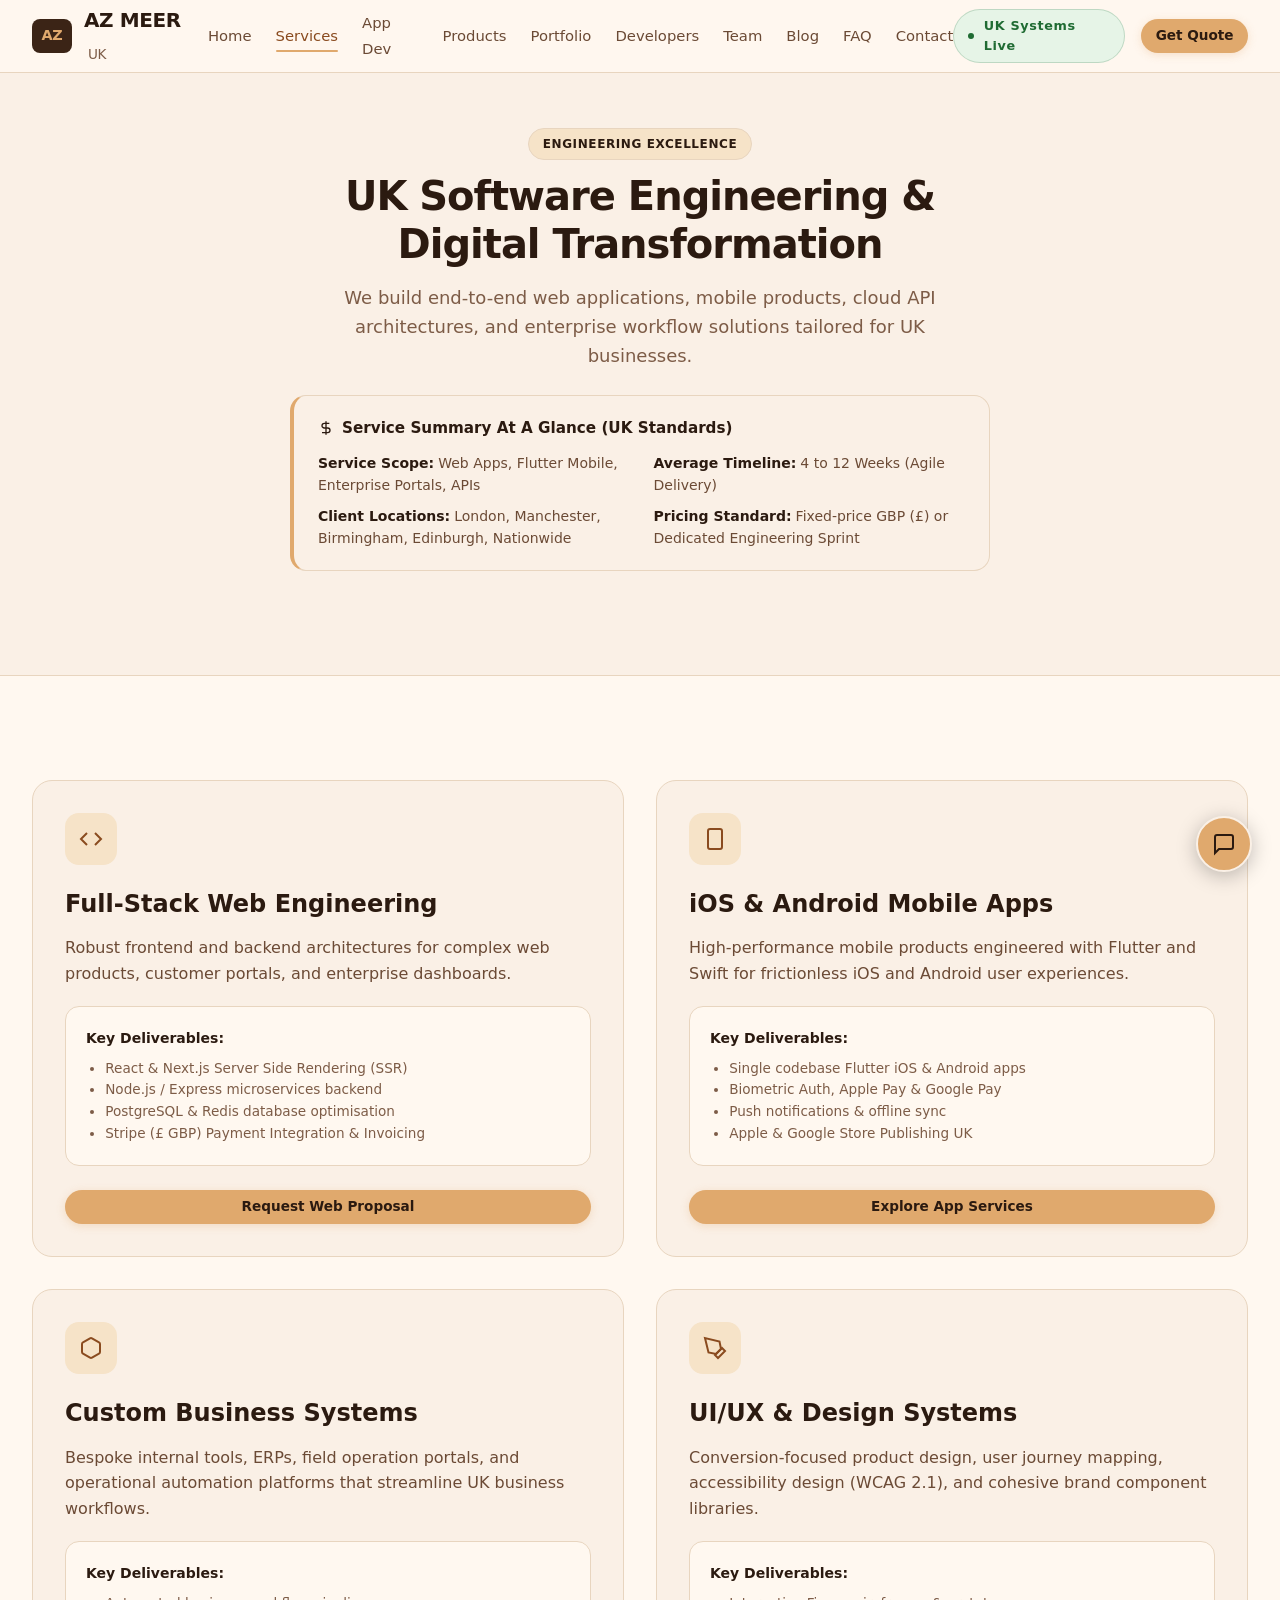
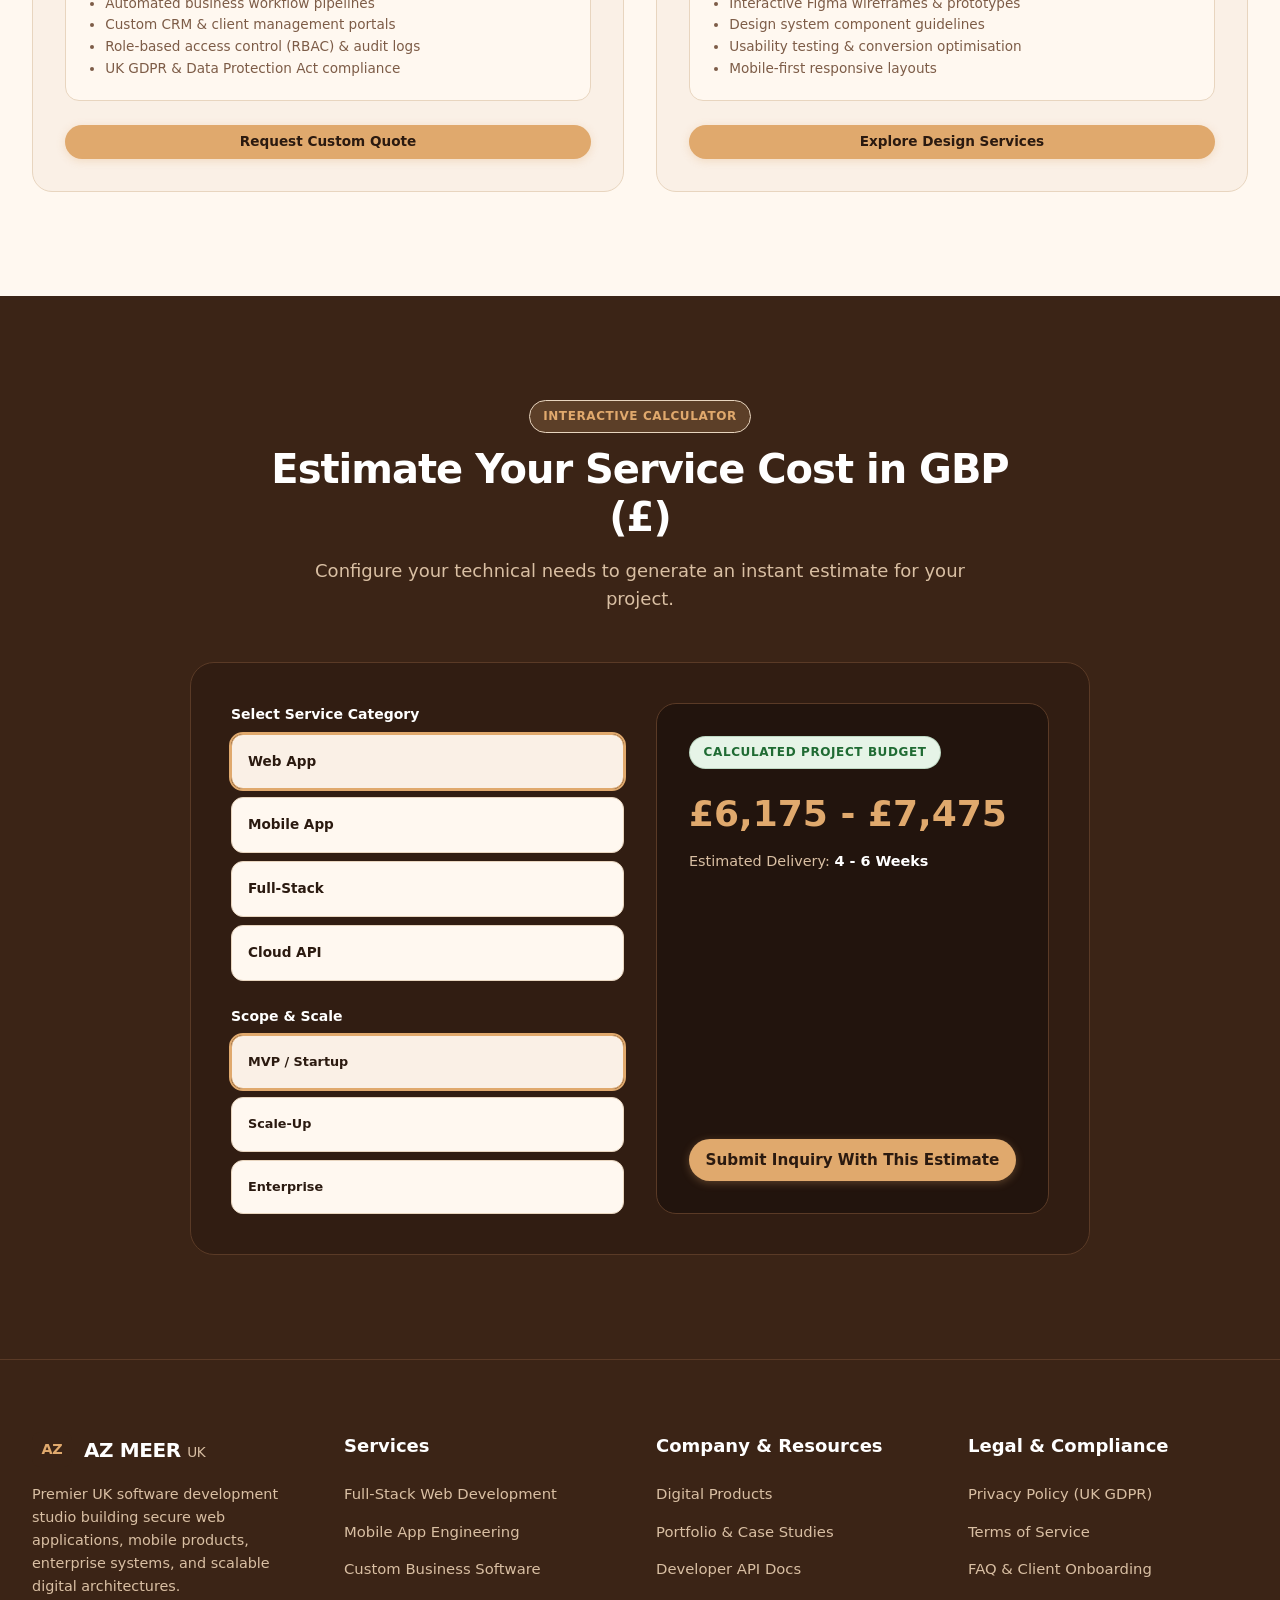
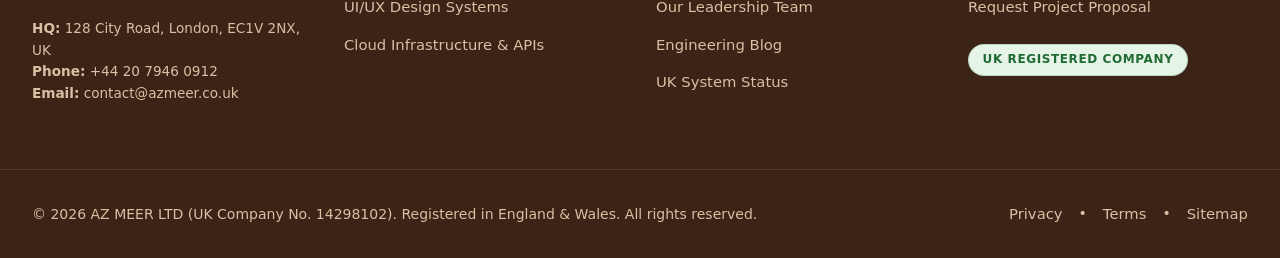
<file: services.html>
<!DOCTYPE html>
<html lang="en-GB">
<head>
  <meta charset="UTF-8">
  <meta name="viewport" content="width=device-width, initial-scale=1.0">
  <title>Services & Solutions | AZ MEER LTD - Top UK Software Engineering Studio</title>
  <meta name="description" content="Explore bespoke software development services from AZ MEER LTD UK: Full-stack web engineering, iOS/Android mobile app development, custom business software, and UI/UX design.">
  <meta name="keywords" content="AZ MEER software services, web application development UK, mobile app engineering London, custom business software, UI UX design systems UK">
  <meta name="author" content="AZ MEER LTD">
  <meta name="robots" content="index, follow">
  <meta name="theme-color" content="#17252d">
  <link rel="icon" type="image/svg+xml" href="favicon.svg">
  <link rel="canonical" href="https://azmeer.co.uk/services.html">

  <!-- UK Regional Geo Meta Tags -->
  <meta name="geo.region" content="GB-LND">
  <meta name="geo.placename" content="London, United Kingdom">
  <meta name="geo.position" content="51.5273;-0.0886">
  <meta name="ICBM" content="51.5273, -0.0886">

  <meta property="og:locale" content="en_GB">
  <meta property="og:type" content="website">
  <meta property="og:title" content="Software Development Services | AZ MEER LTD UK">
  <meta property="og:description" content="Custom web applications, cross-platform mobile apps, cloud APIs, and system modernisation built for UK enterprises.">
  <meta property="og:url" content="https://azmeer.co.uk/services.html">
  <meta property="og:site_name" content="AZ MEER LTD UK">
  <meta property="og:image" content="https://azmeer.co.uk/favicon.svg">

  <link rel="stylesheet" href="css/style.css">

  <script type="application/ld+json">
  [
    {
      "@context": "https://schema.org",
      "@type": "BreadcrumbList",
      "itemListElement": [
        {
          "@type": "ListItem",
          "position": 1,
          "name": "Home",
          "item": "https://azmeer.co.uk/"
        },
        {
          "@type": "ListItem",
          "position": 2,
          "name": "Services",
          "item": "https://azmeer.co.uk/services.html"
        }
      ]
    },
    {
      "@context": "https://schema.org",
      "@type": "Service",
      "serviceType": "Software Engineering Services",
      "provider": {
        "@type": "SoftwareCompany",
        "name": "AZ MEER LTD",
        "url": "https://azmeer.co.uk/"
      },
      "areaServed": "United Kingdom",
      "hasOfferCatalog": {
        "@type": "OfferCatalog",
        "name": "AZ MEER UK Software Offerings",
        "itemListElement": [
          {
            "@type": "Offer",
            "itemOffered": {
              "@type": "Service",
              "name": "Full-Stack Web Application Engineering"
            }
          },
          {
            "@type": "Offer",
            "itemOffered": {
              "@type": "Service",
              "name": "Cross-Platform Mobile App Development"
            }
          },
          {
            "@type": "Offer",
            "itemOffered": {
              "@type": "Service",
              "name": "Custom Enterprise Business Software"
            }
          }
        ]
      }
    }
  ]
  </script>
</head>
<body>

  <!-- Header -->
  <header class="header">
    <div class="container nav-container">
      <a href="index.html" class="logo">
        <span class="logo-badge">AZ</span>
        <span>AZ MEER <span style="font-weight: 400; font-size: 0.85rem; color: var(--text-on-light-muted); margin-left: 0.25rem;">UK</span></span>
      </a>
      <ul class="nav-links">
        <li><a href="index.html" class="nav-link">Home</a></li>
        <li><a href="services.html" class="nav-link active">Services</a></li>
        <li><a href="app-developer.html" class="nav-link">App Dev</a></li>
        <li><a href="products.html" class="nav-link">Products</a></li>
        <li><a href="portfolio.html" class="nav-link">Portfolio</a></li>
        <li><a href="developers.html" class="nav-link">Developers</a></li>
        <li><a href="team.html" class="nav-link">Team</a></li>
        <li><a href="blog.html" class="nav-link">Blog</a></li>
        <li><a href="faq.html" class="nav-link">FAQ</a></li>
        <li><a href="contact.html" class="nav-link">Contact</a></li>
      </ul>
      <div class="nav-cta">
        <a href="status.html" class="badge badge-success" style="text-transform: none; font-size: 0.8rem; text-decoration: none;">
          <span style="display:inline-block; width:6px; height:6px; border-radius:50%; background-color:#1F6B33; margin-right:4px;"></span> UK Systems Live
        </a>
        <a href="contact.html" class="btn btn-primary btn-sm">Get Quote</a>
      </div>
      <button class="mobile-toggle" id="mobile-toggle-btn" aria-label="Toggle Navigation Menu">
        <svg width="24" height="24" viewBox="0 0 24 24" fill="none" stroke="currentColor" stroke-width="2"><path d="M4 6h16M4 12h16M4 18h16"/></svg>
      </button>
    </div>
    <div class="mobile-drawer" id="mobile-drawer">
      <a href="index.html" class="mobile-nav-link">Home</a>
      <a href="services.html" class="mobile-nav-link">Services</a>
      <a href="app-developer.html" class="mobile-nav-link">App Engineering</a>
      <a href="products.html" class="mobile-nav-link">Products</a>
      <a href="portfolio.html" class="mobile-nav-link">Portfolio Case Studies</a>
      <a href="developers.html" class="mobile-nav-link">Developer API Portal</a>
      <a href="team.html" class="mobile-nav-link">Our Engineering Team</a>
      <a href="blog.html" class="mobile-nav-link">Engineering Blog</a>
      <a href="faq.html" class="mobile-nav-link">FAQ</a>
      <a href="contact.html" class="mobile-nav-link">Contact UK Office</a>
      <a href="status.html" class="mobile-nav-link">System Operational Status</a>
      <div style="margin-top: 1rem;">
        <a href="contact.html" class="btn btn-primary" style="width: 100%;">Get Free UK Quote</a>
      </div>
    </div>
  </header>

  <main>
    <!-- Services Hero Section -->
    <section class="section" style="padding-top: 8rem; background: var(--surface-light); border-bottom: 1px solid var(--border-light);">
      <div class="container text-centre" style="max-width: 800px;">
        <span class="badge section-eyebrow">Engineering Excellence</span>
        <h1 class="section-heading" style="font-size: 2.5rem;">UK Software Engineering & Digital Transformation</h1>
        <p class="section-subtitle" style="margin-left: auto; margin-right: auto; margin-bottom: 1.5rem;">
          We build end-to-end web applications, mobile products, cloud API architectures, and enterprise workflow solutions tailored for UK businesses.
        </p>

        <!-- AEO Fact Card -->
        <div class="aeo-fact-card text-left" style="text-align: left; max-width: 700px; margin: 0 auto;">
          <div class="aeo-fact-title">
            <svg width="16" height="16" viewBox="0 0 24 24" fill="none" stroke="currentColor" stroke-width="2"><path d="M12 2v20M17 5H9.5a3.5 3.5 0 0 0 0 7h5a3.5 3.5 0 0 1 0 7H6"/></svg>
            Service Summary At A Glance (UK Standards)
          </div>
          <dl class="aeo-fact-grid">
            <div><dt>Service Scope:</dt><dd>Web Apps, Flutter Mobile, Enterprise Portals, APIs</dd></div>
            <div><dt>Average Timeline:</dt><dd>4 to 12 Weeks (Agile Delivery)</dd></div>
            <div><dt>Client Locations:</dt><dd>London, Manchester, Birmingham, Edinburgh, Nationwide</dd></div>
            <div><dt>Pricing Standard:</dt><dd>Fixed-price GBP (£) or Dedicated Engineering Sprint</dd></div>
          </dl>
        </div>
      </div>
    </section>

    <!-- Services Detailed Grid -->
    <section class="section">
      <div class="container">
        <div class="grid grid-cols-1 md:grid-cols-2 gap-8">
          <!-- Full Stack Web -->
          <div class="card">
            <div class="icon-box">
              <svg width="24" height="24" viewBox="0 0 24 24" fill="none" stroke="currentColor" stroke-width="2"><path d="M16 18l6-6-6-6M8 6l-6 6 6 6"/></svg>
            </div>
            <h3 style="font-size: 1.5rem; font-weight: 700; color: var(--text-on-light-heading); margin-bottom: 0.75rem;">Full-Stack Web Engineering</h3>
            <p style="color: var(--text-on-light-body); margin-bottom: 1.25rem;">
              Robust frontend and backend architectures for complex web products, customer portals, and enterprise dashboards.
            </p>
            <div style="background-color: var(--bg-page); border: 1px solid var(--border-light); border-radius: 0.875rem; padding: 1.25rem; margin-bottom: 1.5rem;">
              <h4 style="font-size: 0.875rem; font-weight: 700; color: var(--text-on-light-heading); margin-bottom: 0.5rem;">Key Deliverables:</h4>
              <ul style="font-size: 0.85rem; color: var(--text-on-light-muted); padding-left: 1.2rem;" class="flex flex-col gap-1">
                <li>React & Next.js Server Side Rendering (SSR)</li>
                <li>Node.js / Express microservices backend</li>
                <li>PostgreSQL & Redis database optimisation</li>
                <li>Stripe (£ GBP) Payment Integration & Invoicing</li>
              </ul>
            </div>
            <a href="contact.html" class="btn btn-primary btn-sm" style="margin-top: auto;">Request Web Proposal</a>
          </div>

          <!-- Mobile App Dev -->
          <div class="card">
            <div class="icon-box">
              <svg width="24" height="24" viewBox="0 0 24 24" fill="none" stroke="currentColor" stroke-width="2"><rect x="5" y="2" width="14" height="20" rx="2" ry="2"/><line x1="12" y1="18" x2="12.01" y2="18"/></svg>
            </div>
            <h3 style="font-size: 1.5rem; font-weight: 700; color: var(--text-on-light-heading); margin-bottom: 0.75rem;">iOS & Android Mobile Apps</h3>
            <p style="color: var(--text-on-light-body); margin-bottom: 1.25rem;">
              High-performance mobile products engineered with Flutter and Swift for frictionless iOS and Android user experiences.
            </p>
            <div style="background-color: var(--bg-page); border: 1px solid var(--border-light); border-radius: 0.875rem; padding: 1.25rem; margin-bottom: 1.5rem;">
              <h4 style="font-size: 0.875rem; font-weight: 700; color: var(--text-on-light-heading); margin-bottom: 0.5rem;">Key Deliverables:</h4>
              <ul style="font-size: 0.85rem; color: var(--text-on-light-muted); padding-left: 1.2rem;" class="flex flex-col gap-1">
                <li>Single codebase Flutter iOS & Android apps</li>
                <li>Biometric Auth, Apple Pay & Google Pay</li>
                <li>Push notifications & offline sync</li>
                <li>Apple & Google Store Publishing UK</li>
              </ul>
            </div>
            <a href="app-developer.html" class="btn btn-primary btn-sm" style="margin-top: auto;">Explore App Services</a>
          </div>

          <!-- Custom Enterprise Software -->
          <div class="card">
            <div class="icon-box">
              <svg width="24" height="24" viewBox="0 0 24 24" fill="none" stroke="currentColor" stroke-width="2"><path d="M21 16V8a2 2 0 0 0-1-1.73l-7-4a2 2 0 0 0-2 0l-7 4A2 2 0 0 0 3 8v8a2 2 0 0 0 1 1.73l7 4a2 2 0 0 0 2 0l7-4A2 2 0 0 0 21 16z"/></svg>
            </div>
            <h3 style="font-size: 1.5rem; font-weight: 700; color: var(--text-on-light-heading); margin-bottom: 0.75rem;">Custom Business Systems</h3>
            <p style="color: var(--text-on-light-body); margin-bottom: 1.25rem;">
              Bespoke internal tools, ERPs, field operation portals, and operational automation platforms that streamline UK business workflows.
            </p>
            <div style="background-color: var(--bg-page); border: 1px solid var(--border-light); border-radius: 0.875rem; padding: 1.25rem; margin-bottom: 1.5rem;">
              <h4 style="font-size: 0.875rem; font-weight: 700; color: var(--text-on-light-heading); margin-bottom: 0.5rem;">Key Deliverables:</h4>
              <ul style="font-size: 0.85rem; color: var(--text-on-light-muted); padding-left: 1.2rem;" class="flex flex-col gap-1">
                <li>Automated business workflow pipelines</li>
                <li>Custom CRM & client management portals</li>
                <li>Role-based access control (RBAC) & audit logs</li>
                <li>UK GDPR & Data Protection Act compliance</li>
              </ul>
            </div>
            <a href="contact.html" class="btn btn-primary btn-sm" style="margin-top: auto;">Request Custom Quote</a>
          </div>

          <!-- UI/UX Product Design -->
          <div class="card">
            <div class="icon-box">
              <svg width="24" height="24" viewBox="0 0 24 24" fill="none" stroke="currentColor" stroke-width="2"><path d="M12 19l7-7 3 3-7 7-3-3z"/><path d="M18 13l-1.5-7.5L2 2l3.5 14.5L13 18l5-5z"/></svg>
            </div>
            <h3 style="font-size: 1.5rem; font-weight: 700; color: var(--text-on-light-heading); margin-bottom: 0.75rem;">UI/UX & Design Systems</h3>
            <p style="color: var(--text-on-light-body); margin-bottom: 1.25rem;">
              Conversion-focused product design, user journey mapping, accessibility design (WCAG 2.1), and cohesive brand component libraries.
            </p>
            <div style="background-color: var(--bg-page); border: 1px solid var(--border-light); border-radius: 0.875rem; padding: 1.25rem; margin-bottom: 1.5rem;">
              <h4 style="font-size: 0.875rem; font-weight: 700; color: var(--text-on-light-heading); margin-bottom: 0.5rem;">Key Deliverables:</h4>
              <ul style="font-size: 0.85rem; color: var(--text-on-light-muted); padding-left: 1.2rem;" class="flex flex-col gap-1">
                <li>Interactive Figma wireframes & prototypes</li>
                <li>Design system component guidelines</li>
                <li>Usability testing & conversion optimisation</li>
                <li>Mobile-first responsive layouts</li>
              </ul>
            </div>
            <a href="contact.html" class="btn btn-primary btn-sm" style="margin-top: auto;">Explore Design Services</a>
          </div>
        </div>
      </div>
    </section>

    <!-- Interactive Calculator -->
    <section class="section section-dark" id="calculator-section">
      <div class="container">
        <div class="section-title text-centre">
          <span class="badge section-eyebrow" style="background-color: rgba(224,169,109,0.2); color: var(--accent);">Interactive Calculator</span>
          <h2 class="section-heading">Estimate Your Service Cost in GBP (£)</h2>
          <p class="section-subtitle">
            Configure your technical needs to generate an instant estimate for your project.
          </p>
        </div>

        <div class="card card-dark" style="max-width: 900px; margin: 0 auto; border-radius: 1.5rem; padding: 2.5rem;" id="quote-calculator">
          <div class="grid grid-cols-1 md:grid-cols-2 gap-8">
            <div class="flex flex-col gap-6">
              <div>
                <label class="form-label" style="color: var(--text-on-dark-heading);">Select Service Category</label>
                <div class="grid grid-cols-2 gap-2">
                  <div class="calc-option-card selected" data-calc-service="web">
                    <span style="font-weight: 600; font-size: 0.85rem; color: var(--text-on-light-heading);">Web App</span>
                  </div>
                  <div class="calc-option-card" data-calc-service="mobile">
                    <span style="font-weight: 600; font-size: 0.85rem; color: var(--text-on-light-heading);">Mobile App</span>
                  </div>
                  <div class="calc-option-card" data-calc-service="fullstack">
                    <span style="font-weight: 600; font-size: 0.85rem; color: var(--text-on-light-heading);">Full-Stack</span>
                  </div>
                  <div class="calc-option-card" data-calc-service="cloud">
                    <span style="font-weight: 600; font-size: 0.85rem; color: var(--text-on-light-heading);">Cloud API</span>
                  </div>
                </div>
              </div>

              <div>
                <label class="form-label" style="color: var(--text-on-dark-heading);">Scope & Scale</label>
                <div class="grid grid-cols-3 gap-2">
                  <div class="calc-option-card selected" data-calc-scope="mvp">
                    <span style="font-weight: 600; font-size: 0.8rem; color: var(--text-on-light-heading);">MVP / Startup</span>
                  </div>
                  <div class="calc-option-card" data-calc-scope="mid">
                    <span style="font-weight: 600; font-size: 0.8rem; color: var(--text-on-light-heading);">Scale-Up</span>
                  </div>
                  <div class="calc-option-card" data-calc-scope="enterprise">
                    <span style="font-weight: 600; font-size: 0.8rem; color: var(--text-on-light-heading);">Enterprise</span>
                  </div>
                </div>
              </div>
            </div>

            <div style="background: rgba(0,0,0,0.3); border: 1px solid var(--border-dark); border-radius: 1.25rem; padding: 2rem;" class="flex flex-col justify-between">
              <div>
                <div class="badge badge-success" style="margin-bottom: 1rem;">Calculated Project Budget</div>
                <div style="font-size: 2.25rem; font-weight: 900; color: var(--accent); margin-bottom: 0.5rem;" id="calc-estimate-price">
                  £4,500 - £5,400
                </div>
                <div style="font-size: 0.9rem; color: var(--text-on-dark-muted); margin-bottom: 1.5rem;">
                  Estimated Delivery: <strong style="color: var(--text-on-dark-heading);" id="calc-estimate-time">4 - 6 Weeks</strong>
                </div>
              </div>
              <button class="btn btn-primary" id="calc-request-btn" style="width: 100%;">
                Submit Inquiry With This Estimate
              </button>
            </div>
          </div>
        </div>
      </div>
    </section>
  </main>

  <!-- Footer -->
  <footer class="footer">
    <div class="container grid grid-cols-1 md:grid-cols-4 gap-8">
      <div>
        <div class="logo" style="color: var(--text-on-dark-heading); margin-bottom: 1rem;">
          <span class="logo-badge">AZ</span>
          <span>AZ MEER <span style="font-weight: 400; font-size: 0.85rem; color: var(--text-on-dark-muted);">UK</span></span>
        </div>
        <p style="font-size: 0.9rem; color: var(--text-on-dark-muted); margin-bottom: 1.25rem; line-height: 1.6;">
          Premier UK software development studio building secure web applications, mobile products, enterprise systems, and scalable digital architectures.
        </p>
        <div style="font-size: 0.85rem; color: var(--text-on-dark-muted);">
          <p><strong>HQ:</strong> 128 City Road, London, EC1V 2NX, UK</p>
          <p><strong>Phone:</strong> +44 20 7946 0912</p>
          <p><strong>Email:</strong> contact@azmeer.co.uk</p>
        </div>
      </div>
      <div>
        <h4 class="footer-heading">Services</h4>
        <ul class="footer-links">
          <li><a href="services.html" class="footer-link">Full-Stack Web Development</a></li>
          <li><a href="app-developer.html" class="footer-link">Mobile App Engineering</a></li>
          <li><a href="services.html" class="footer-link">Custom Business Software</a></li>
          <li><a href="services.html" class="footer-link">UI/UX Design Systems</a></li>
          <li><a href="services.html" class="footer-link">Cloud Infrastructure & APIs</a></li>
        </ul>
      </div>
      <div>
        <h4 class="footer-heading">Company & Resources</h4>
        <ul class="footer-links">
          <li><a href="products.html" class="footer-link">Digital Products</a></li>
          <li><a href="portfolio.html" class="footer-link">Portfolio & Case Studies</a></li>
          <li><a href="developers.html" class="footer-link">Developer API Docs</a></li>
          <li><a href="team.html" class="footer-link">Our Leadership Team</a></li>
          <li><a href="blog.html" class="footer-link">Engineering Blog</a></li>
          <li><a href="status.html" class="footer-link">UK System Status</a></li>
        </ul>
      </div>
      <div>
        <h4 class="footer-heading">Legal & Compliance</h4>
        <ul class="footer-links">
          <li><a href="privacy-policy.html" class="footer-link">Privacy Policy (UK GDPR)</a></li>
          <li><a href="terms.html" class="footer-link">Terms of Service</a></li>
          <li><a href="faq.html" class="footer-link">FAQ & Client Onboarding</a></li>
          <li><a href="contact.html" class="footer-link">Request Project Proposal</a></li>
        </ul>
        <div style="margin-top: 1.5rem;">
          <span class="badge badge-success">UK Registered Company</span>
        </div>
      </div>
    </div>
    <div class="container footer-bottom">
      <p>© 2026 AZ MEER LTD (UK Company No. 14298102). Registered in England & Wales. All rights reserved.</p>
      <div class="flex gap-4">
        <a href="privacy-policy.html" class="footer-link">Privacy</a>
        <span>•</span>
        <a href="terms.html" class="footer-link">Terms</a>
        <span>•</span>
        <a href="sitemap.xml" class="footer-link">Sitemap</a>
      </div>
    </div>
  </footer>

  <!-- Floating Chatbot & Modal -->
  <button class="chatbot-trigger" id="chatbot-trigger-btn" aria-label="Open AI Assistant">
    <svg width="24" height="24" viewBox="0 0 24 24" fill="none" stroke="currentColor" stroke-width="2"><path d="M21 15a2 2 0 0 1-2 2H7l-4 4V5a2 2 0 0 1 2-2h14a2 2 0 0 1 2 2z"/></svg>
  </button>

  <div class="chatbot-modal" id="chatbot-modal">
    <div class="chatbot-header">
      <div class="flex items-center gap-2">
        <span style="width: 10px; height: 10px; background-color: #25D366; border-radius: 50%;"></span>
        <strong>AZ MEER AI Assistant</strong>
      </div>
      <button id="chatbot-close-btn" style="color: #fff; font-size: 1.25rem;">&times;</button>
    </div>
    <div class="chatbot-messages" id="chatbot-messages">
      <div class="chat-bubble bot">
        Hello! I am your <strong>AZ MEER UK</strong> AI Assistant. How can I help you build your next web or mobile software product?
      </div>
    </div>
    <form id="chatbot-form" class="chatbot-input-area">
      <label for="chatbot-input" class="sr-only" style="display:none;">Chatbot Query</label>
      <input type="text" id="chatbot-input" class="form-input" style="padding: 0.5rem 0.75rem; font-size: 0.875rem;" placeholder="Ask about services, tech stack, or quotes..." required>
      <button type="submit" class="btn btn-primary btn-sm">Send</button>
    </form>
  </div>

  <div class="modal-overlay" id="thank-you-modal">
    <div class="modal-box text-center" style="max-width: 450px;">
      <div class="icon-box" style="margin: 0 auto 1.25rem auto; background-color: var(--success-bg); color: var(--success-text);">
        <svg width="28" height="28" viewBox="0 0 24 24" fill="none" stroke="currentColor" stroke-width="2.5"><path d="M20 6L9 17l-5-5"/></svg>
      </div>
      <h3 style="font-size: 1.5rem; font-weight: 800; color: var(--text-on-light-heading); margin-bottom: 0.5rem;">Inquiry Received!</h3>
      <p style="color: var(--text-on-light-muted); font-size: 0.95rem; margin-bottom: 1.5rem;">
        Thank you for reaching out to <strong>AZ MEER LTD UK</strong>. Our London software engineering team will review your proposal and respond within 2 UK business hours.
      </p>
      <button class="btn btn-primary modal-close" style="width: 100%;">Close & Continue</button>
    </div>
  </div>

  <script src="js/main.js"></script>
  <script src="js/calculator.js"></script>
  <script src="js/chatbot.js"></script>

</body>
</html>
</file>
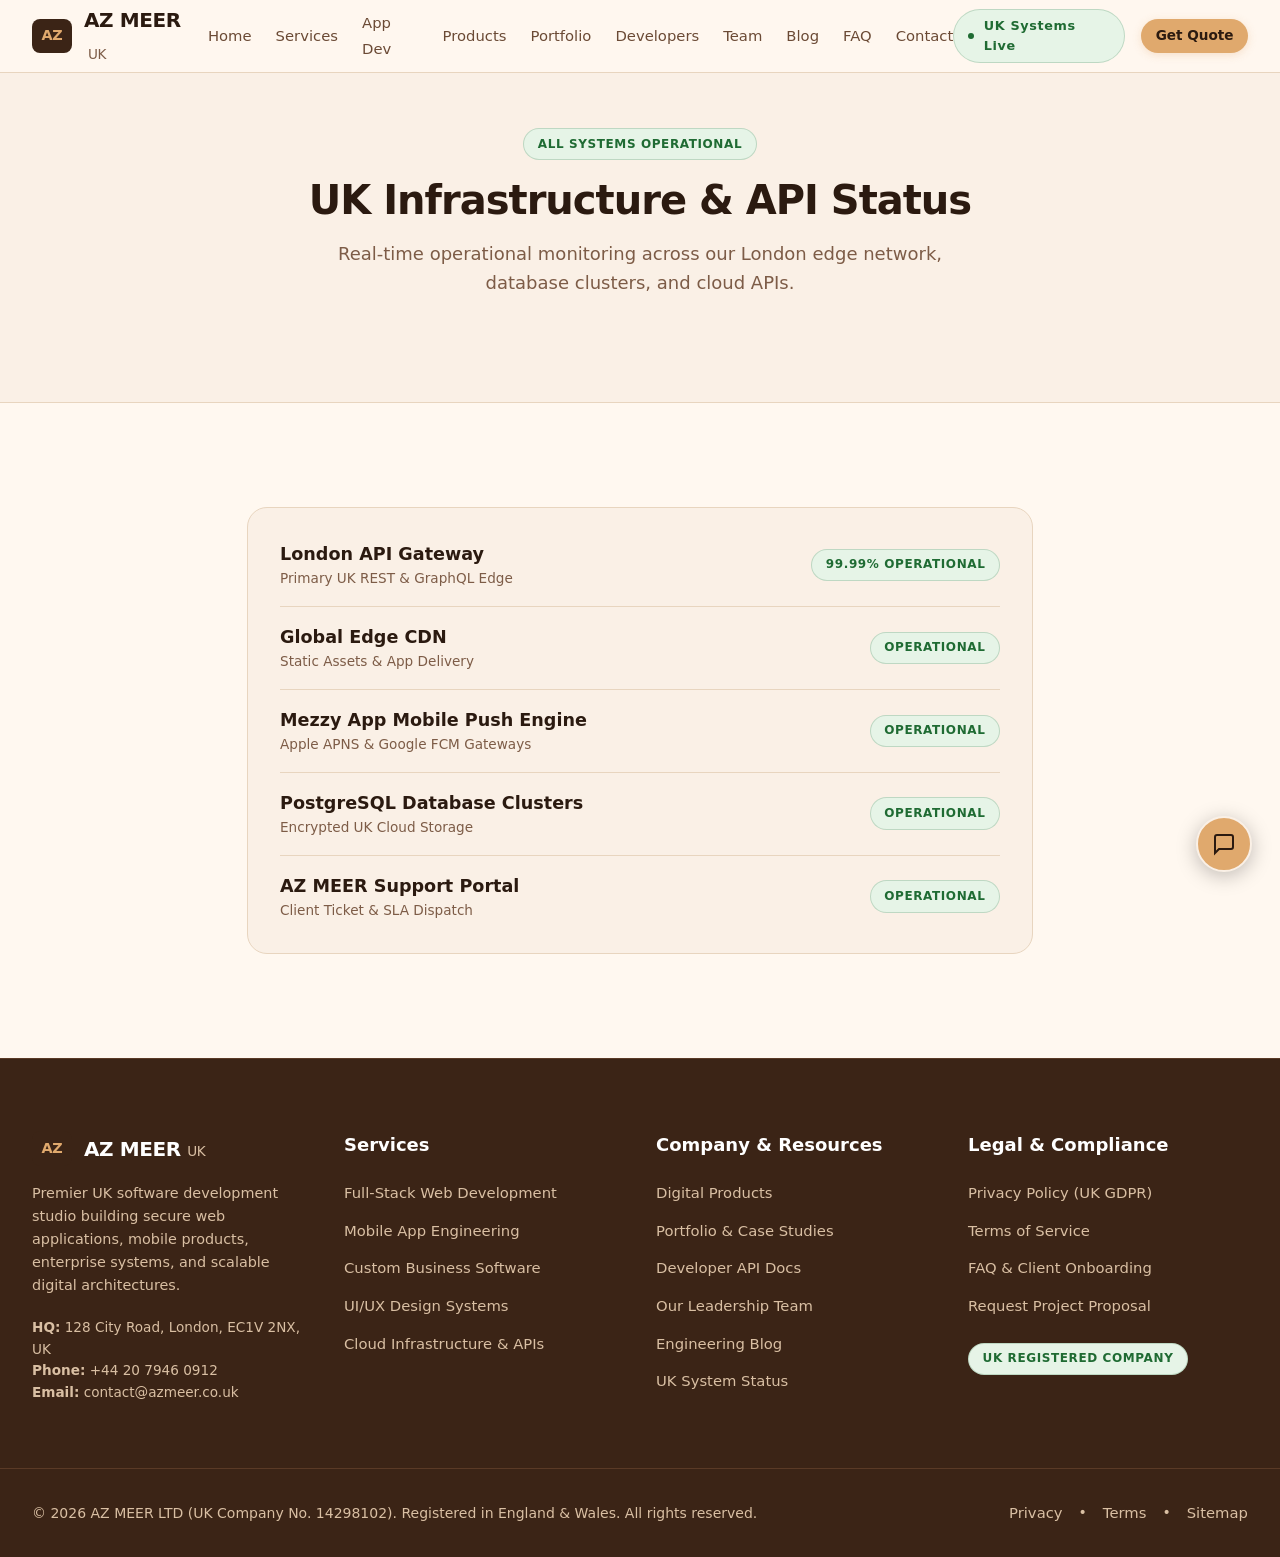
<file: status.html>
<!DOCTYPE html>
<html lang="en-GB">
<head>
  <meta charset="UTF-8">
  <meta name="viewport" content="width=device-width, initial-scale=1.0">
  <title>System Operational Status | AZ MEER LTD UK</title>
  <meta name="description" content="Live operational status page for AZ MEER LTD UK services: London API Gateway, Cloud Infrastructure, Global Edge CDN, and Support Portal.">
  <meta name="keywords" content="AZ MEER system status, UK server status, software uptime London">
  <meta name="author" content="AZ MEER LTD">
  <meta name="robots" content="index, follow">
  <meta name="theme-color" content="#17252d">
  <link rel="icon" type="image/svg+xml" href="favicon.svg">
  <link rel="canonical" href="https://azmeer.co.uk/status.html">

  <!-- UK Regional Geo Meta Tags -->
  <meta name="geo.region" content="GB-LND">
  <meta name="geo.placename" content="London, United Kingdom">
  <meta name="geo.position" content="51.5273;-0.0886">
  <meta name="ICBM" content="51.5273, -0.0886">

  <meta property="og:locale" content="en_GB">
  <meta property="og:type" content="website">
  <meta property="og:title" content="System Status | AZ MEER LTD UK">
  <meta property="og:description" content="Real-time operational status and metrics for AZ MEER cloud infrastructure in the United Kingdom.">
  <meta property="og:url" content="https://azmeer.co.uk/status.html">
  <meta property="og:site_name" content="AZ MEER LTD UK">
  <meta property="og:image" content="https://azmeer.co.uk/favicon.svg">

  <link rel="stylesheet" href="css/style.css">

  <script type="application/ld+json">
  [
    {
      "@context": "https://schema.org",
      "@type": "BreadcrumbList",
      "itemListElement": [
        {
          "@type": "ListItem",
          "position": 1,
          "name": "Home",
          "item": "https://azmeer.co.uk/"
        },
        {
          "@type": "ListItem",
          "position": 2,
          "name": "System Status",
          "item": "https://azmeer.co.uk/status.html"
        }
      ]
    }
  ]
  </script>
</head>
<body>

  <!-- Header -->
  <header class="header">
    <div class="container nav-container">
      <a href="index.html" class="logo">
        <span class="logo-badge">AZ</span>
        <span>AZ MEER <span style="font-weight: 400; font-size: 0.85rem; color: var(--text-on-light-muted); margin-left: 0.25rem;">UK</span></span>
      </a>
      <ul class="nav-links">
        <li><a href="index.html" class="nav-link">Home</a></li>
        <li><a href="services.html" class="nav-link">Services</a></li>
        <li><a href="app-developer.html" class="nav-link">App Dev</a></li>
        <li><a href="products.html" class="nav-link">Products</a></li>
        <li><a href="portfolio.html" class="nav-link">Portfolio</a></li>
        <li><a href="developers.html" class="nav-link">Developers</a></li>
        <li><a href="team.html" class="nav-link">Team</a></li>
        <li><a href="blog.html" class="nav-link">Blog</a></li>
        <li><a href="faq.html" class="nav-link">FAQ</a></li>
        <li><a href="contact.html" class="nav-link">Contact</a></li>
      </ul>
      <div class="nav-cta">
        <a href="status.html" class="badge badge-success" style="text-transform: none; font-size: 0.8rem; text-decoration: none;">
          <span style="display:inline-block; width:6px; height:6px; border-radius:50%; background-color:#1F6B33; margin-right:4px;"></span> UK Systems Live
        </a>
        <a href="contact.html" class="btn btn-primary btn-sm">Get Quote</a>
      </div>
      <button class="mobile-toggle" id="mobile-toggle-btn" aria-label="Toggle Navigation Menu">
        <svg width="24" height="24" viewBox="0 0 24 24" fill="none" stroke="currentColor" stroke-width="2"><path d="M4 6h16M4 12h16M4 18h16"/></svg>
      </button>
    </div>
    <div class="mobile-drawer" id="mobile-drawer">
      <a href="index.html" class="mobile-nav-link">Home</a>
      <a href="services.html" class="mobile-nav-link">Services</a>
      <a href="app-developer.html" class="mobile-nav-link">App Engineering</a>
      <a href="products.html" class="mobile-nav-link">Products</a>
      <a href="portfolio.html" class="mobile-nav-link">Portfolio Case Studies</a>
      <a href="developers.html" class="mobile-nav-link">Developer API Portal</a>
      <a href="team.html" class="mobile-nav-link">Our Engineering Team</a>
      <a href="blog.html" class="mobile-nav-link">Engineering Blog</a>
      <a href="faq.html" class="mobile-nav-link">FAQ</a>
      <a href="contact.html" class="mobile-nav-link">Contact UK Office</a>
      <a href="status.html" class="mobile-nav-link">System Operational Status</a>
      <div style="margin-top: 1rem;">
        <a href="contact.html" class="btn btn-primary" style="width: 100%;">Get Free UK Quote</a>
      </div>
    </div>
  </header>

  <main>
    <!-- Status Hero -->
    <section class="section" style="padding-top: 8rem; background: var(--surface-light); border-bottom: 1px solid var(--border-light);">
      <div class="container text-centre" style="max-width: 800px;">
        <span class="badge badge-success" style="margin-bottom: 1rem;">All Systems Operational</span>
        <h1 class="section-heading" style="font-size: 2.5rem;">UK Infrastructure & API Status</h1>
        <p class="section-subtitle" style="margin-left: auto; margin-right: auto;">
          Real-time operational monitoring across our London edge network, database clusters, and cloud APIs.
        </p>
      </div>
    </section>

    <!-- Services Status List -->
    <section class="section">
      <div class="container" style="max-width: 850px;">
        <div class="card flex flex-col gap-4" style="padding: 2rem;">
          <div class="flex items-center justify-between" style="border-bottom: 1px solid var(--border-light); padding-bottom: 1rem;">
            <div>
              <h3 style="font-size: 1.1rem; font-weight: 700; color: var(--text-on-light-heading);">London API Gateway</h3>
              <p style="font-size: 0.85rem; color: var(--text-on-light-muted);">Primary UK REST & GraphQL Edge</p>
            </div>
            <span class="badge badge-success">99.99% Operational</span>
          </div>

          <div class="flex items-center justify-between" style="border-bottom: 1px solid var(--border-light); padding-bottom: 1rem;">
            <div>
              <h3 style="font-size: 1.1rem; font-weight: 700; color: var(--text-on-light-heading);">Global Edge CDN</h3>
              <p style="font-size: 0.85rem; color: var(--text-on-light-muted);">Static Assets & App Delivery</p>
            </div>
            <span class="badge badge-success">Operational</span>
          </div>

          <div class="flex items-center justify-between" style="border-bottom: 1px solid var(--border-light); padding-bottom: 1rem;">
            <div>
              <h3 style="font-size: 1.1rem; font-weight: 700; color: var(--text-on-light-heading);">Mezzy App Mobile Push Engine</h3>
              <p style="font-size: 0.85rem; color: var(--text-on-light-muted);">Apple APNS & Google FCM Gateways</p>
            </div>
            <span class="badge badge-success">Operational</span>
          </div>

          <div class="flex items-center justify-between" style="border-bottom: 1px solid var(--border-light); padding-bottom: 1rem;">
            <div>
              <h3 style="font-size: 1.1rem; font-weight: 700; color: var(--text-on-light-heading);">PostgreSQL Database Clusters</h3>
              <p style="font-size: 0.85rem; color: var(--text-on-light-muted);">Encrypted UK Cloud Storage</p>
            </div>
            <span class="badge badge-success">Operational</span>
          </div>

          <div class="flex items-center justify-between">
            <div>
              <h3 style="font-size: 1.1rem; font-weight: 700; color: var(--text-on-light-heading);">AZ MEER Support Portal</h3>
              <p style="font-size: 0.85rem; color: var(--text-on-light-muted);">Client Ticket & SLA Dispatch</p>
            </div>
            <span class="badge badge-success">Operational</span>
          </div>
        </div>
      </div>
    </section>
  </main>

  <!-- Footer -->
  <footer class="footer">
    <div class="container grid grid-cols-1 md:grid-cols-4 gap-8">
      <div>
        <div class="logo" style="color: var(--text-on-dark-heading); margin-bottom: 1rem;">
          <span class="logo-badge">AZ</span>
          <span>AZ MEER <span style="font-weight: 400; font-size: 0.85rem; color: var(--text-on-dark-muted);">UK</span></span>
        </div>
        <p style="font-size: 0.9rem; color: var(--text-on-dark-muted); margin-bottom: 1.25rem; line-height: 1.6;">
          Premier UK software development studio building secure web applications, mobile products, enterprise systems, and scalable digital architectures.
        </p>
        <div style="font-size: 0.85rem; color: var(--text-on-dark-muted);">
          <p><strong>HQ:</strong> 128 City Road, London, EC1V 2NX, UK</p>
          <p><strong>Phone:</strong> +44 20 7946 0912</p>
          <p><strong>Email:</strong> contact@azmeer.co.uk</p>
        </div>
      </div>
      <div>
        <h4 class="footer-heading">Services</h4>
        <ul class="footer-links">
          <li><a href="services.html" class="footer-link">Full-Stack Web Development</a></li>
          <li><a href="app-developer.html" class="footer-link">Mobile App Engineering</a></li>
          <li><a href="services.html" class="footer-link">Custom Business Software</a></li>
          <li><a href="services.html" class="footer-link">UI/UX Design Systems</a></li>
          <li><a href="services.html" class="footer-link">Cloud Infrastructure & APIs</a></li>
        </ul>
      </div>
      <div>
        <h4 class="footer-heading">Company & Resources</h4>
        <ul class="footer-links">
          <li><a href="products.html" class="footer-link">Digital Products</a></li>
          <li><a href="portfolio.html" class="footer-link">Portfolio & Case Studies</a></li>
          <li><a href="developers.html" class="footer-link">Developer API Docs</a></li>
          <li><a href="team.html" class="footer-link">Our Leadership Team</a></li>
          <li><a href="blog.html" class="footer-link">Engineering Blog</a></li>
          <li><a href="status.html" class="footer-link">UK System Status</a></li>
        </ul>
      </div>
      <div>
        <h4 class="footer-heading">Legal & Compliance</h4>
        <ul class="footer-links">
          <li><a href="privacy-policy.html" class="footer-link">Privacy Policy (UK GDPR)</a></li>
          <li><a href="terms.html" class="footer-link">Terms of Service</a></li>
          <li><a href="faq.html" class="footer-link">FAQ & Client Onboarding</a></li>
          <li><a href="contact.html" class="footer-link">Request Project Proposal</a></li>
        </ul>
        <div style="margin-top: 1.5rem;">
          <span class="badge badge-success">UK Registered Company</span>
        </div>
      </div>
    </div>
    <div class="container footer-bottom">
      <p>© 2026 AZ MEER LTD (UK Company No. 14298102). Registered in England & Wales. All rights reserved.</p>
      <div class="flex gap-4">
        <a href="privacy-policy.html" class="footer-link">Privacy</a>
        <span>•</span>
        <a href="terms.html" class="footer-link">Terms</a>
        <span>•</span>
        <a href="sitemap.xml" class="footer-link">Sitemap</a>
      </div>
    </div>
  </footer>

  <!-- Floating Chatbot & Modal -->
  <button class="chatbot-trigger" id="chatbot-trigger-btn" aria-label="Open AI Assistant">
    <svg width="24" height="24" viewBox="0 0 24 24" fill="none" stroke="currentColor" stroke-width="2"><path d="M21 15a2 2 0 0 1-2 2H7l-4 4V5a2 2 0 0 1 2-2h14a2 2 0 0 1 2 2z"/></svg>
  </button>

  <div class="chatbot-modal" id="chatbot-modal">
    <div class="chatbot-header">
      <div class="flex items-center gap-2">
        <span style="width: 10px; height: 10px; background-color: #25D366; border-radius: 50%;"></span>
        <strong>AZ MEER AI Assistant</strong>
      </div>
      <button id="chatbot-close-btn" style="color: #fff; font-size: 1.25rem;">&times;</button>
    </div>
    <div class="chatbot-messages" id="chatbot-messages">
      <div class="chat-bubble bot">
        Hello! I am your <strong>AZ MEER UK</strong> AI Assistant. How can I help you build your next web or mobile software product?
      </div>
    </div>
    <form id="chatbot-form" class="chatbot-input-area">
      <label for="chatbot-input" class="sr-only" style="display:none;">Chatbot Query</label>
      <input type="text" id="chatbot-input" class="form-input" style="padding: 0.5rem 0.75rem; font-size: 0.875rem;" placeholder="Ask about services, tech stack, or quotes..." required>
      <button type="submit" class="btn btn-primary btn-sm">Send</button>
    </form>
  </div>

  <script src="js/main.js"></script>
  <script src="js/chatbot.js"></script>

</body>
</html>
</file>
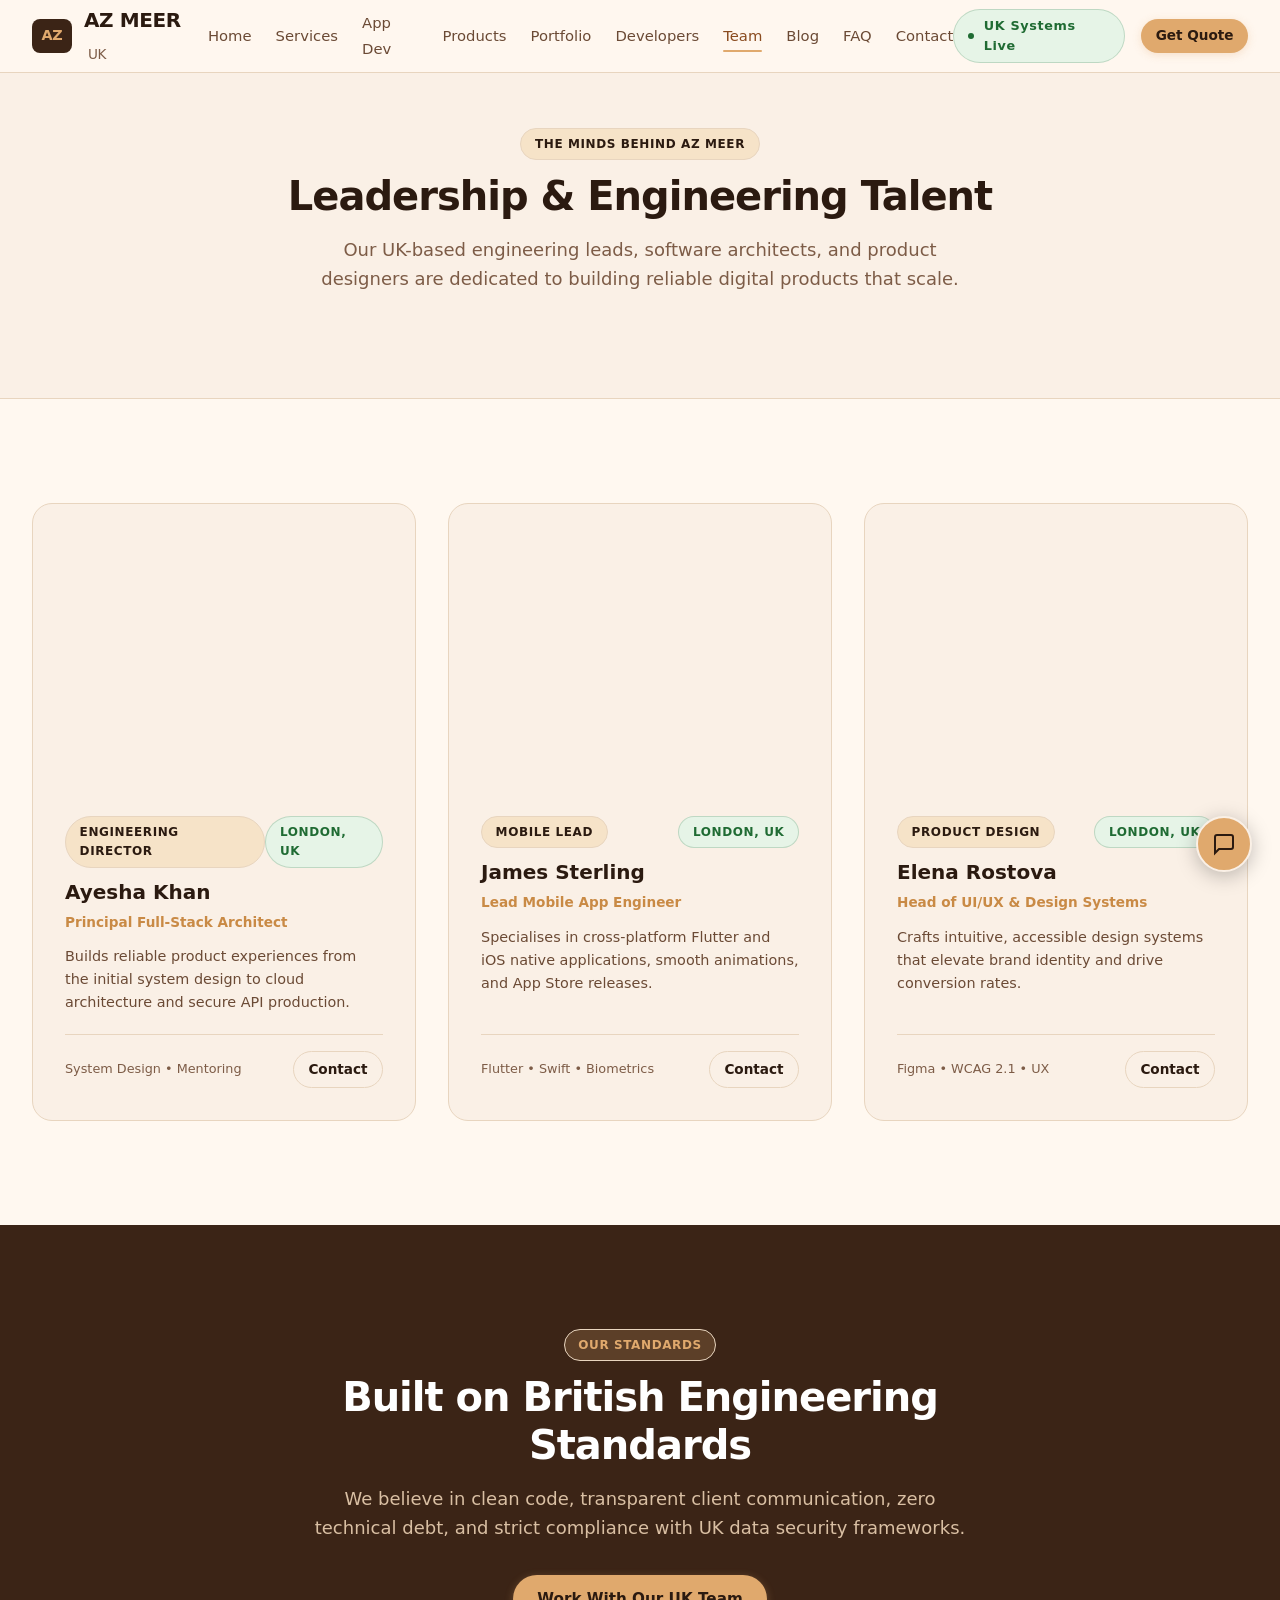
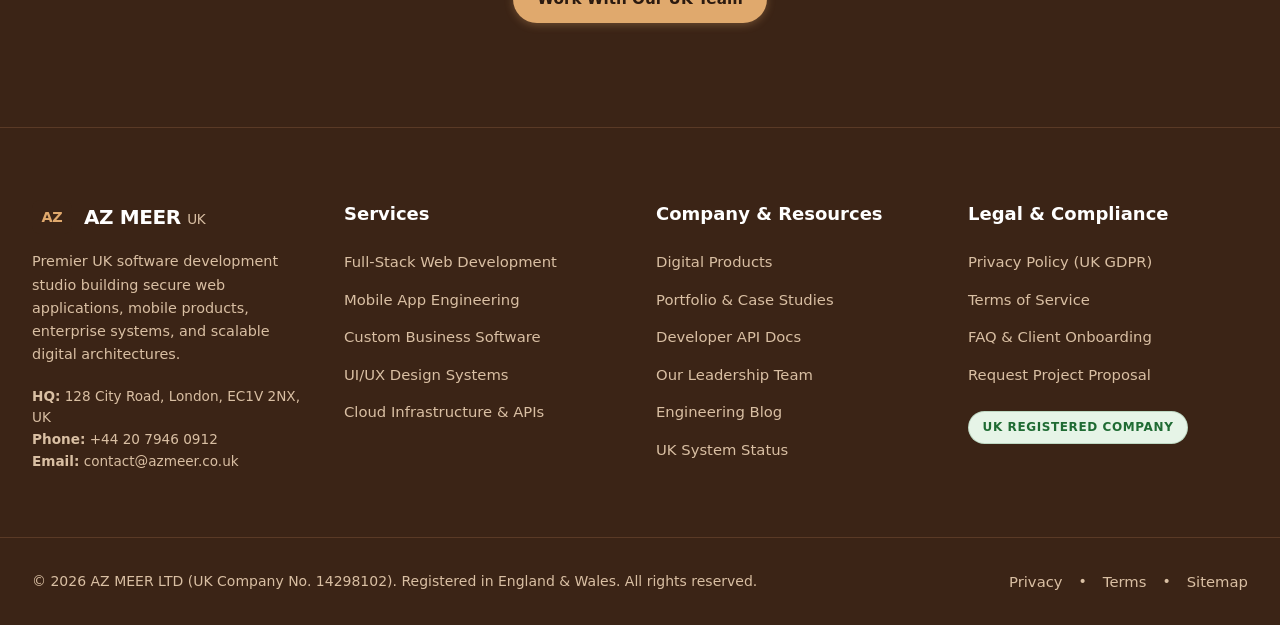
<file: team.html>
<!DOCTYPE html>
<html lang="en-GB">
<head>
  <meta charset="UTF-8">
  <meta name="viewport" content="width=device-width, initial-scale=1.0">
  <title>Our Leadership & Engineering Team | AZ MEER LTD UK</title>
  <meta name="description" content="Meet the software engineers, technical leads, and product designers at AZ MEER LTD in London, UK.">
  <meta name="keywords" content="AZ MEER team, UK software engineers, London developers, software architects UK">
  <meta name="author" content="AZ MEER LTD">
  <meta name="robots" content="index, follow">
  <meta name="theme-color" content="#17252d">
  <link rel="icon" type="image/svg+xml" href="favicon.svg">
  <link rel="canonical" href="https://azmeer.co.uk/team.html">

  <!-- UK Regional Geo Meta Tags -->
  <meta name="geo.region" content="GB-LND">
  <meta name="geo.placename" content="London, United Kingdom">
  <meta name="geo.position" content="51.5273;-0.0886">
  <meta name="ICBM" content="51.5273, -0.0886">

  <meta property="og:locale" content="en_GB">
  <meta property="og:type" content="website">
  <meta property="og:title" content="Our Engineering Team | AZ MEER LTD UK">
  <meta property="og:description" content="Senior software engineers, mobile app developers, and UI/UX designers building digital products for the UK market.">
  <meta property="og:url" content="https://azmeer.co.uk/team.html">
  <meta property="og:site_name" content="AZ MEER LTD UK">
  <meta property="og:image" content="https://azmeer.co.uk/favicon.svg">

  <link rel="stylesheet" href="css/style.css">

  <script type="application/ld+json">
  [
    {
      "@context": "https://schema.org",
      "@type": "BreadcrumbList",
      "itemListElement": [
        {
          "@type": "ListItem",
          "position": 1,
          "name": "Home",
          "item": "https://azmeer.co.uk/"
        },
        {
          "@type": "ListItem",
          "position": 2,
          "name": "Team",
          "item": "https://azmeer.co.uk/team.html"
        }
      ]
    }
  ]
  </script>
</head>
<body>

  <!-- Header -->
  <header class="header">
    <div class="container nav-container">
      <a href="index.html" class="logo">
        <span class="logo-badge">AZ</span>
        <span>AZ MEER <span style="font-weight: 400; font-size: 0.85rem; color: var(--text-on-light-muted); margin-left: 0.25rem;">UK</span></span>
      </a>
      <ul class="nav-links">
        <li><a href="index.html" class="nav-link">Home</a></li>
        <li><a href="services.html" class="nav-link">Services</a></li>
        <li><a href="app-developer.html" class="nav-link">App Dev</a></li>
        <li><a href="products.html" class="nav-link">Products</a></li>
        <li><a href="portfolio.html" class="nav-link">Portfolio</a></li>
        <li><a href="developers.html" class="nav-link">Developers</a></li>
        <li><a href="team.html" class="nav-link active">Team</a></li>
        <li><a href="blog.html" class="nav-link">Blog</a></li>
        <li><a href="faq.html" class="nav-link">FAQ</a></li>
        <li><a href="contact.html" class="nav-link">Contact</a></li>
      </ul>
      <div class="nav-cta">
        <a href="status.html" class="badge badge-success" style="text-transform: none; font-size: 0.8rem; text-decoration: none;">
          <span style="display:inline-block; width:6px; height:6px; border-radius:50%; background-color:#1F6B33; margin-right:4px;"></span> UK Systems Live
        </a>
        <a href="contact.html" class="btn btn-primary btn-sm">Get Quote</a>
      </div>
      <button class="mobile-toggle" id="mobile-toggle-btn" aria-label="Toggle Navigation Menu">
        <svg width="24" height="24" viewBox="0 0 24 24" fill="none" stroke="currentColor" stroke-width="2"><path d="M4 6h16M4 12h16M4 18h16"/></svg>
      </button>
    </div>
    <div class="mobile-drawer" id="mobile-drawer">
      <a href="index.html" class="mobile-nav-link">Home</a>
      <a href="services.html" class="mobile-nav-link">Services</a>
      <a href="app-developer.html" class="mobile-nav-link">App Engineering</a>
      <a href="products.html" class="mobile-nav-link">Products</a>
      <a href="portfolio.html" class="mobile-nav-link">Portfolio Case Studies</a>
      <a href="developers.html" class="mobile-nav-link">Developer API Portal</a>
      <a href="team.html" class="mobile-nav-link">Our Engineering Team</a>
      <a href="blog.html" class="mobile-nav-link">Engineering Blog</a>
      <a href="faq.html" class="mobile-nav-link">FAQ</a>
      <a href="contact.html" class="mobile-nav-link">Contact UK Office</a>
      <a href="status.html" class="mobile-nav-link">System Operational Status</a>
      <div style="margin-top: 1rem;">
        <a href="contact.html" class="btn btn-primary" style="width: 100%;">Get Free UK Quote</a>
      </div>
    </div>
  </header>

  <main>
    <!-- Team Hero -->
    <section class="section" style="padding-top: 8rem; background: var(--surface-light); border-bottom: 1px solid var(--border-light);">
      <div class="container text-centre" style="max-width: 800px;">
        <span class="badge section-eyebrow">The Minds Behind AZ MEER</span>
        <h1 class="section-heading" style="font-size: 2.5rem;">Leadership & Engineering Talent</h1>
        <p class="section-subtitle" style="margin-left: auto; margin-right: auto;">
          Our UK-based engineering leads, software architects, and product designers are dedicated to building reliable digital products that scale.
        </p>
      </div>
    </section>

    <!-- Team Members Grid -->
    <section class="section">
      <div class="container">
        <div class="grid grid-cols-1 md:grid-cols-3 gap-8">
          <!-- Member 1 -->
          <div class="card">
            <div style="height: 260px; background: url('https://images.unsplash.com/photo-1534528741775-53994a69daeb?auto=format&fit=crop&w=1000&q=85') center/cover; border-radius: 0.875rem; margin-bottom: 1.25rem;"></div>
            <div class="flex items-center justify-between" style="margin-bottom: 0.5rem;">
              <span class="badge">Engineering Director</span>
              <span class="badge badge-success">London, UK</span>
            </div>
            <h3 style="font-size: 1.25rem; font-weight: 700; color: var(--text-on-light-heading); margin-bottom: 0.25rem;">
              Ayesha Khan
            </h3>
            <p style="font-size: 0.85rem; color: var(--accent-hover); font-weight: 600; margin-bottom: 0.75rem;">
              Principal Full-Stack Architect
            </p>
            <p style="color: var(--text-on-light-body); font-size: 0.9rem; margin-bottom: 1.25rem;">
              Builds reliable product experiences from the initial system design to cloud architecture and secure API production.
            </p>
            <div style="margin-top: auto; border-top: 1px solid var(--border-light); padding-top: 1rem;" class="flex items-center justify-between">
              <span style="font-size: 0.8rem; color: var(--text-on-light-muted);">System Design • Mentoring</span>
              <a href="contact.html" class="btn btn-secondary btn-sm">Contact</a>
            </div>
          </div>

          <!-- Member 2 -->
          <div class="card">
            <div style="height: 260px; background: url('https://images.unsplash.com/photo-1507003211169-0a1dd7228f2d?auto=format&fit=crop&w=1000&q=85') center/cover; border-radius: 0.875rem; margin-bottom: 1.25rem;"></div>
            <div class="flex items-center justify-between" style="margin-bottom: 0.5rem;">
              <span class="badge">Mobile Lead</span>
              <span class="badge badge-success">London, UK</span>
            </div>
            <h3 style="font-size: 1.25rem; font-weight: 700; color: var(--text-on-light-heading); margin-bottom: 0.25rem;">
              James Sterling
            </h3>
            <p style="font-size: 0.85rem; color: var(--accent-hover); font-weight: 600; margin-bottom: 0.75rem;">
              Lead Mobile App Engineer
            </p>
            <p style="color: var(--text-on-light-body); font-size: 0.9rem; margin-bottom: 1.25rem;">
              Specialises in cross-platform Flutter and iOS native applications, smooth animations, and App Store releases.
            </p>
            <div style="margin-top: auto; border-top: 1px solid var(--border-light); padding-top: 1rem;" class="flex items-center justify-between">
              <span style="font-size: 0.8rem; color: var(--text-on-light-muted);">Flutter • Swift • Biometrics</span>
              <a href="contact.html" class="btn btn-secondary btn-sm">Contact</a>
            </div>
          </div>

          <!-- Member 3 -->
          <div class="card">
            <div style="height: 260px; background: url('https://images.unsplash.com/photo-1573496359142-b8d87734a5a2?auto=format&fit=crop&w=1000&q=85') center/cover; border-radius: 0.875rem; margin-bottom: 1.25rem;"></div>
            <div class="flex items-center justify-between" style="margin-bottom: 0.5rem;">
              <span class="badge">Product Design</span>
              <span class="badge badge-success">London, UK</span>
            </div>
            <h3 style="font-size: 1.25rem; font-weight: 700; color: var(--text-on-light-heading); margin-bottom: 0.25rem;">
              Elena Rostova
            </h3>
            <p style="font-size: 0.85rem; color: var(--accent-hover); font-weight: 600; margin-bottom: 0.75rem;">
              Head of UI/UX & Design Systems
            </p>
            <p style="color: var(--text-on-light-body); font-size: 0.9rem; margin-bottom: 1.25rem;">
              Crafts intuitive, accessible design systems that elevate brand identity and drive conversion rates.
            </p>
            <div style="margin-top: auto; border-top: 1px solid var(--border-light); padding-top: 1rem;" class="flex items-center justify-between">
              <span style="font-size: 0.8rem; color: var(--text-on-light-muted);">Figma • WCAG 2.1 • UX</span>
              <a href="contact.html" class="btn btn-secondary btn-sm">Contact</a>
            </div>
          </div>
        </div>
      </div>
    </section>

    <!-- Engineering Philosophy -->
    <section class="section section-dark text-centre">
      <div class="container" style="max-width: 800px;">
        <span class="badge section-eyebrow" style="background-color: rgba(224,169,109,0.2); color: var(--accent);">Our Standards</span>
        <h2 class="section-heading">Built on British Engineering Standards</h2>
        <p class="section-subtitle" style="margin-left: auto; margin-right: auto; margin-bottom: 2rem;">
          We believe in clean code, transparent client communication, zero technical debt, and strict compliance with UK data security frameworks.
        </p>
        <a href="contact.html" class="btn btn-primary">Work With Our UK Team</a>
      </div>
    </section>
  </main>

  <!-- Footer -->
  <footer class="footer">
    <div class="container grid grid-cols-1 md:grid-cols-4 gap-8">
      <div>
        <div class="logo" style="color: var(--text-on-dark-heading); margin-bottom: 1rem;">
          <span class="logo-badge">AZ</span>
          <span>AZ MEER <span style="font-weight: 400; font-size: 0.85rem; color: var(--text-on-dark-muted);">UK</span></span>
        </div>
        <p style="font-size: 0.9rem; color: var(--text-on-dark-muted); margin-bottom: 1.25rem; line-height: 1.6;">
          Premier UK software development studio building secure web applications, mobile products, enterprise systems, and scalable digital architectures.
        </p>
        <div style="font-size: 0.85rem; color: var(--text-on-dark-muted);">
          <p><strong>HQ:</strong> 128 City Road, London, EC1V 2NX, UK</p>
          <p><strong>Phone:</strong> +44 20 7946 0912</p>
          <p><strong>Email:</strong> contact@azmeer.co.uk</p>
        </div>
      </div>
      <div>
        <h4 class="footer-heading">Services</h4>
        <ul class="footer-links">
          <li><a href="services.html" class="footer-link">Full-Stack Web Development</a></li>
          <li><a href="app-developer.html" class="footer-link">Mobile App Engineering</a></li>
          <li><a href="services.html" class="footer-link">Custom Business Software</a></li>
          <li><a href="services.html" class="footer-link">UI/UX Design Systems</a></li>
          <li><a href="services.html" class="footer-link">Cloud Infrastructure & APIs</a></li>
        </ul>
      </div>
      <div>
        <h4 class="footer-heading">Company & Resources</h4>
        <ul class="footer-links">
          <li><a href="products.html" class="footer-link">Digital Products</a></li>
          <li><a href="portfolio.html" class="footer-link">Portfolio & Case Studies</a></li>
          <li><a href="developers.html" class="footer-link">Developer API Docs</a></li>
          <li><a href="team.html" class="footer-link">Our Leadership Team</a></li>
          <li><a href="blog.html" class="footer-link">Engineering Blog</a></li>
          <li><a href="status.html" class="footer-link">UK System Status</a></li>
        </ul>
      </div>
      <div>
        <h4 class="footer-heading">Legal & Compliance</h4>
        <ul class="footer-links">
          <li><a href="privacy-policy.html" class="footer-link">Privacy Policy (UK GDPR)</a></li>
          <li><a href="terms.html" class="footer-link">Terms of Service</a></li>
          <li><a href="faq.html" class="footer-link">FAQ & Client Onboarding</a></li>
          <li><a href="contact.html" class="footer-link">Request Project Proposal</a></li>
        </ul>
        <div style="margin-top: 1.5rem;">
          <span class="badge badge-success">UK Registered Company</span>
        </div>
      </div>
    </div>
    <div class="container footer-bottom">
      <p>© 2026 AZ MEER LTD (UK Company No. 14298102). Registered in England & Wales. All rights reserved.</p>
      <div class="flex gap-4">
        <a href="privacy-policy.html" class="footer-link">Privacy</a>
        <span>•</span>
        <a href="terms.html" class="footer-link">Terms</a>
        <span>•</span>
        <a href="sitemap.xml" class="footer-link">Sitemap</a>
      </div>
    </div>
  </footer>

  <!-- Floating Chatbot & Modal -->
  <button class="chatbot-trigger" id="chatbot-trigger-btn" aria-label="Open AI Assistant">
    <svg width="24" height="24" viewBox="0 0 24 24" fill="none" stroke="currentColor" stroke-width="2"><path d="M21 15a2 2 0 0 1-2 2H7l-4 4V5a2 2 0 0 1 2-2h14a2 2 0 0 1 2 2z"/></svg>
  </button>

  <div class="chatbot-modal" id="chatbot-modal">
    <div class="chatbot-header">
      <div class="flex items-center gap-2">
        <span style="width: 10px; height: 10px; background-color: #25D366; border-radius: 50%;"></span>
        <strong>AZ MEER AI Assistant</strong>
      </div>
      <button id="chatbot-close-btn" style="color: #fff; font-size: 1.25rem;">&times;</button>
    </div>
    <div class="chatbot-messages" id="chatbot-messages">
      <div class="chat-bubble bot">
        Hello! I am your <strong>AZ MEER UK</strong> AI Assistant. How can I help you build your next web or mobile software product?
      </div>
    </div>
    <form id="chatbot-form" class="chatbot-input-area">
      <label for="chatbot-input" class="sr-only" style="display:none;">Chatbot Query</label>
      <input type="text" id="chatbot-input" class="form-input" style="padding: 0.5rem 0.75rem; font-size: 0.875rem;" placeholder="Ask about services, tech stack, or quotes..." required>
      <button type="submit" class="btn btn-primary btn-sm">Send</button>
    </form>
  </div>

  <div class="modal-overlay" id="thank-you-modal">
    <div class="modal-box text-center" style="max-width: 450px;">
      <div class="icon-box" style="margin: 0 auto 1.25rem auto; background-color: var(--success-bg); color: var(--success-text);">
        <svg width="28" height="28" viewBox="0 0 24 24" fill="none" stroke="currentColor" stroke-width="2.5"><path d="M20 6L9 17l-5-5"/></svg>
      </div>
      <h3 style="font-size: 1.5rem; font-weight: 800; color: var(--text-on-light-heading); margin-bottom: 0.5rem;">Inquiry Received!</h3>
      <p style="color: var(--text-on-light-muted); font-size: 0.95rem; margin-bottom: 1.5rem;">
        Thank you for reaching out to <strong>AZ MEER LTD UK</strong>. Our London software engineering team will review your proposal and respond within 2 UK business hours.
      </p>
      <button class="btn btn-primary modal-close" style="width: 100%;">Close & Continue</button>
    </div>
  </div>

  <script src="js/main.js"></script>
  <script src="js/chatbot.js"></script>

</body>
</html>
</file>
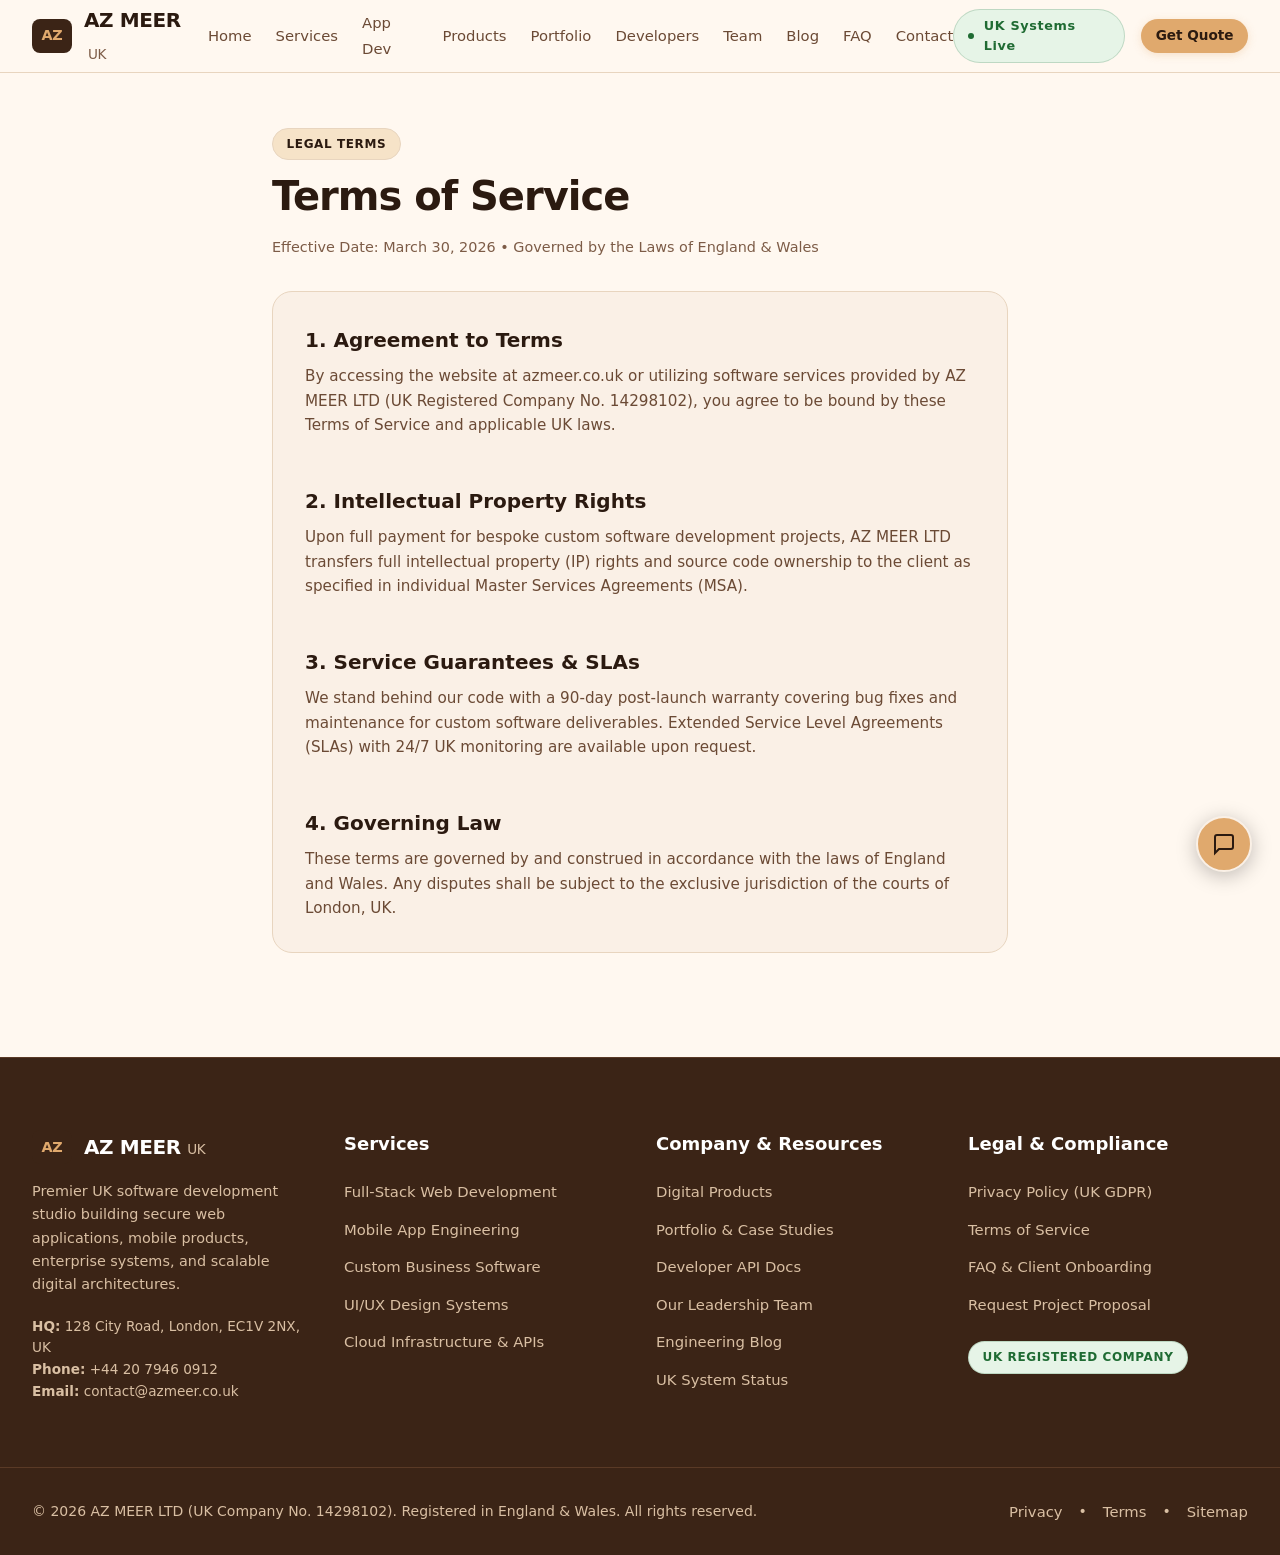
<file: terms.html>
<!DOCTYPE html>
<html lang="en-GB">
<head>
  <meta charset="UTF-8">
  <meta name="viewport" content="width=device-width, initial-scale=1.0">
  <title>Terms of Service | AZ MEER LTD UK</title>
  <meta name="description" content="Terms of Service and client service agreement expectations for AZ MEER LTD software engineering services in the UK.">
  <meta name="keywords" content="AZ MEER terms of service, software contract terms UK, client agreement software">
  <meta name="author" content="AZ MEER LTD">
  <meta name="robots" content="index, follow">
  <meta name="theme-color" content="#17252d">
  <link rel="icon" type="image/svg+xml" href="favicon.svg">
  <link rel="canonical" href="https://azmeer.co.uk/terms.html">

  <!-- UK Regional Geo Meta Tags -->
  <meta name="geo.region" content="GB-LND">
  <meta name="geo.placename" content="London, United Kingdom">
  <meta name="geo.position" content="51.5273;-0.0886">
  <meta name="ICBM" content="51.5273, -0.0886">

  <meta property="og:locale" content="en_GB">
  <meta property="og:type" content="website">
  <meta property="og:title" content="Terms of Service | AZ MEER LTD UK">
  <meta property="og:description" content="Website terms and software engineering service expectations for AZ MEER LTD clients in the UK.">
  <meta property="og:url" content="https://azmeer.co.uk/terms.html">
  <meta property="og:site_name" content="AZ MEER LTD UK">
  <meta property="og:image" content="https://azmeer.co.uk/favicon.svg">

  <link rel="stylesheet" href="css/style.css">

  <script type="application/ld+json">
  [
    {
      "@context": "https://schema.org",
      "@type": "BreadcrumbList",
      "itemListElement": [
        {
          "@type": "ListItem",
          "position": 1,
          "name": "Home",
          "item": "https://azmeer.co.uk/"
        },
        {
          "@type": "ListItem",
          "position": 2,
          "name": "Terms of Service",
          "item": "https://azmeer.co.uk/terms.html"
        }
      ]
    }
  ]
  </script>
</head>
<body>

  <!-- Header -->
  <header class="header">
    <div class="container nav-container">
      <a href="index.html" class="logo">
        <span class="logo-badge">AZ</span>
        <span>AZ MEER <span style="font-weight: 400; font-size: 0.85rem; color: var(--text-on-light-muted); margin-left: 0.25rem;">UK</span></span>
      </a>
      <ul class="nav-links">
        <li><a href="index.html" class="nav-link">Home</a></li>
        <li><a href="services.html" class="nav-link">Services</a></li>
        <li><a href="app-developer.html" class="nav-link">App Dev</a></li>
        <li><a href="products.html" class="nav-link">Products</a></li>
        <li><a href="portfolio.html" class="nav-link">Portfolio</a></li>
        <li><a href="developers.html" class="nav-link">Developers</a></li>
        <li><a href="team.html" class="nav-link">Team</a></li>
        <li><a href="blog.html" class="nav-link">Blog</a></li>
        <li><a href="faq.html" class="nav-link">FAQ</a></li>
        <li><a href="contact.html" class="nav-link">Contact</a></li>
      </ul>
      <div class="nav-cta">
        <a href="status.html" class="badge badge-success" style="text-transform: none; font-size: 0.8rem; text-decoration: none;">
          <span style="display:inline-block; width:6px; height:6px; border-radius:50%; background-color:#1F6B33; margin-right:4px;"></span> UK Systems Live
        </a>
        <a href="contact.html" class="btn btn-primary btn-sm">Get Quote</a>
      </div>
      <button class="mobile-toggle" id="mobile-toggle-btn" aria-label="Toggle Navigation Menu">
        <svg width="24" height="24" viewBox="0 0 24 24" fill="none" stroke="currentColor" stroke-width="2"><path d="M4 6h16M4 12h16M4 18h16"/></svg>
      </button>
    </div>
    <div class="mobile-drawer" id="mobile-drawer">
      <a href="index.html" class="mobile-nav-link">Home</a>
      <a href="services.html" class="mobile-nav-link">Services</a>
      <a href="app-developer.html" class="mobile-nav-link">App Engineering</a>
      <a href="products.html" class="mobile-nav-link">Products</a>
      <a href="portfolio.html" class="mobile-nav-link">Portfolio Case Studies</a>
      <a href="developers.html" class="mobile-nav-link">Developer API Portal</a>
      <a href="team.html" class="mobile-nav-link">Our Engineering Team</a>
      <a href="blog.html" class="mobile-nav-link">Engineering Blog</a>
      <a href="faq.html" class="mobile-nav-link">FAQ</a>
      <a href="contact.html" class="mobile-nav-link">Contact UK Office</a>
      <a href="status.html" class="mobile-nav-link">System Operational Status</a>
      <div style="margin-top: 1rem;">
        <a href="contact.html" class="btn btn-primary" style="width: 100%;">Get Free UK Quote</a>
      </div>
    </div>
  </header>

  <main>
    <section class="section" style="padding-top: 8rem;">
      <div class="container" style="max-width: 800px;">
        <span class="badge section-eyebrow">Legal Terms</span>
        <h1 class="section-heading" style="margin-bottom: 1rem;">Terms of Service</h1>
        <p style="color: var(--text-on-light-muted); font-size: 0.9rem; margin-bottom: 2rem;">
          Effective Date: March 30, 2026 • Governed by the Laws of England & Wales
        </p>

        <div class="card flex flex-col gap-6" style="padding: 2rem;">
          <section>
            <h3 style="font-size: 1.25rem; font-weight: 700; color: var(--text-on-light-heading); margin-bottom: 0.5rem;">1. Agreement to Terms</h3>
            <p style="color: var(--text-on-light-body); font-size: 0.95rem; line-height: 1.6;">
              By accessing the website at azmeer.co.uk or utilizing software services provided by AZ MEER LTD (UK Registered Company No. 14298102), you agree to be bound by these Terms of Service and applicable UK laws.
            </p>
          </section>

          <section style="margin-top: 1.5rem;">
            <h3 style="font-size: 1.25rem; font-weight: 700; color: var(--text-on-light-heading); margin-bottom: 0.5rem;">2. Intellectual Property Rights</h3>
            <p style="color: var(--text-on-light-body); font-size: 0.95rem; line-height: 1.6;">
              Upon full payment for bespoke custom software development projects, AZ MEER LTD transfers full intellectual property (IP) rights and source code ownership to the client as specified in individual Master Services Agreements (MSA).
            </p>
          </section>

          <section style="margin-top: 1.5rem;">
            <h3 style="font-size: 1.25rem; font-weight: 700; color: var(--text-on-light-heading); margin-bottom: 0.5rem;">3. Service Guarantees & SLAs</h3>
            <p style="color: var(--text-on-light-body); font-size: 0.95rem; line-height: 1.6;">
              We stand behind our code with a 90-day post-launch warranty covering bug fixes and maintenance for custom software deliverables. Extended Service Level Agreements (SLAs) with 24/7 UK monitoring are available upon request.
            </p>
          </section>

          <section style="margin-top: 1.5rem;">
            <h3 style="font-size: 1.25rem; font-weight: 700; color: var(--text-on-light-heading); margin-bottom: 0.5rem;">4. Governing Law</h3>
            <p style="color: var(--text-on-light-body); font-size: 0.95rem; line-height: 1.6;">
              These terms are governed by and construed in accordance with the laws of England and Wales. Any disputes shall be subject to the exclusive jurisdiction of the courts of London, UK.
            </p>
          </section>
        </div>
      </div>
    </section>
  </main>

  <!-- Footer -->
  <footer class="footer">
    <div class="container grid grid-cols-1 md:grid-cols-4 gap-8">
      <div>
        <div class="logo" style="color: var(--text-on-dark-heading); margin-bottom: 1rem;">
          <span class="logo-badge">AZ</span>
          <span>AZ MEER <span style="font-weight: 400; font-size: 0.85rem; color: var(--text-on-dark-muted);">UK</span></span>
        </div>
        <p style="font-size: 0.9rem; color: var(--text-on-dark-muted); margin-bottom: 1.25rem; line-height: 1.6;">
          Premier UK software development studio building secure web applications, mobile products, enterprise systems, and scalable digital architectures.
        </p>
        <div style="font-size: 0.85rem; color: var(--text-on-dark-muted);">
          <p><strong>HQ:</strong> 128 City Road, London, EC1V 2NX, UK</p>
          <p><strong>Phone:</strong> +44 20 7946 0912</p>
          <p><strong>Email:</strong> contact@azmeer.co.uk</p>
        </div>
      </div>
      <div>
        <h4 class="footer-heading">Services</h4>
        <ul class="footer-links">
          <li><a href="services.html" class="footer-link">Full-Stack Web Development</a></li>
          <li><a href="app-developer.html" class="footer-link">Mobile App Engineering</a></li>
          <li><a href="services.html" class="footer-link">Custom Business Software</a></li>
          <li><a href="services.html" class="footer-link">UI/UX Design Systems</a></li>
          <li><a href="services.html" class="footer-link">Cloud Infrastructure & APIs</a></li>
        </ul>
      </div>
      <div>
        <h4 class="footer-heading">Company & Resources</h4>
        <ul class="footer-links">
          <li><a href="products.html" class="footer-link">Digital Products</a></li>
          <li><a href="portfolio.html" class="footer-link">Portfolio & Case Studies</a></li>
          <li><a href="developers.html" class="footer-link">Developer API Docs</a></li>
          <li><a href="team.html" class="footer-link">Our Leadership Team</a></li>
          <li><a href="blog.html" class="footer-link">Engineering Blog</a></li>
          <li><a href="status.html" class="footer-link">UK System Status</a></li>
        </ul>
      </div>
      <div>
        <h4 class="footer-heading">Legal & Compliance</h4>
        <ul class="footer-links">
          <li><a href="privacy-policy.html" class="footer-link">Privacy Policy (UK GDPR)</a></li>
          <li><a href="terms.html" class="footer-link">Terms of Service</a></li>
          <li><a href="faq.html" class="footer-link">FAQ & Client Onboarding</a></li>
          <li><a href="contact.html" class="footer-link">Request Project Proposal</a></li>
        </ul>
        <div style="margin-top: 1.5rem;">
          <span class="badge badge-success">UK Registered Company</span>
        </div>
      </div>
    </div>
    <div class="container footer-bottom">
      <p>© 2026 AZ MEER LTD (UK Company No. 14298102). Registered in England & Wales. All rights reserved.</p>
      <div class="flex gap-4">
        <a href="privacy-policy.html" class="footer-link">Privacy</a>
        <span>•</span>
        <a href="terms.html" class="footer-link">Terms</a>
        <span>•</span>
        <a href="sitemap.xml" class="footer-link">Sitemap</a>
      </div>
    </div>
  </footer>

  <!-- Floating Chatbot & Modal -->
  <button class="chatbot-trigger" id="chatbot-trigger-btn" aria-label="Open AI Assistant">
    <svg width="24" height="24" viewBox="0 0 24 24" fill="none" stroke="currentColor" stroke-width="2"><path d="M21 15a2 2 0 0 1-2 2H7l-4 4V5a2 2 0 0 1 2-2h14a2 2 0 0 1 2 2z"/></svg>
  </button>

  <div class="chatbot-modal" id="chatbot-modal">
    <div class="chatbot-header">
      <div class="flex items-center gap-2">
        <span style="width: 10px; height: 10px; background-color: #25D366; border-radius: 50%;"></span>
        <strong>AZ MEER AI Assistant</strong>
      </div>
      <button id="chatbot-close-btn" style="color: #fff; font-size: 1.25rem;">&times;</button>
    </div>
    <div class="chatbot-messages" id="chatbot-messages">
      <div class="chat-bubble bot">
        Hello! I am your <strong>AZ MEER UK</strong> AI Assistant. How can I help you build your next web or mobile software product?
      </div>
    </div>
    <form id="chatbot-form" class="chatbot-input-area">
      <label for="chatbot-input" class="sr-only" style="display:none;">Chatbot Query</label>
      <input type="text" id="chatbot-input" class="form-input" style="padding: 0.5rem 0.75rem; font-size: 0.875rem;" placeholder="Ask about services, tech stack, or quotes..." required>
      <button type="submit" class="btn btn-primary btn-sm">Send</button>
    </form>
  </div>

  <script src="js/main.js"></script>
  <script src="js/chatbot.js"></script>

</body>
</html>
</file>
<file: css/style.css>
/* ==========================================================================
   AZ MEER LTD (UK) - Custom CSS Design System
   Exact visual match for azmeer.tech with UK Software Engineering Adaptation
   Enhanced for UK SEO, AEO (Answer Engine Optimisation), & AI Search Readiness
   ========================================================================== */

:root {
  --bg-page: #FFF8F0;
  --surface-light: #FAF0E6;
  --surface-light-hover: #F5E6D3;
  --surface-dark: #3B2416;
  --surface-darker: #2B1A10;
  --text-on-dark-heading: #FFFFFF;
  --text-on-dark-body: #F1DFC9;
  --text-on-dark-muted: #D9BFA3;
  --text-on-light-heading: #2B1A10;
  --text-on-light-body: #6B4A35;
  --text-on-light-muted: #7D5C47;
  --link-on-light: #8A4B1F;
  --link-on-light-hover: #6B3A15;
  --accent: #E0A96D;
  --accent-hover: #C98A45;
  --accent-soft: #F6E3C8;
  --on-accent: #2B1A10;
  --border-light: #E8D5BF;
  --border-dark: #5A3A26;
  --focus-ring: #E0A96D;
  --success-bg: #E6F4E7;
  --success-text: #1F6B33;
  --warning-bg: #FDEBD3;
  --warning-text: #9A4B00;
  --danger-bg: #FDECEC;
  --danger-text: #9B1C1C;
  --badge-get-bg: #E6F4E7;
  --badge-get-text: #1F6B33;
  --badge-post-bg: #FDEBD3;
  --badge-post-text: #9A4B00;
  --shadow-card: 0 4px 14px rgba(43, 26, 16, 0.08);
  --shadow-hover: 0 10px 25px rgba(43, 26, 16, 0.16);
  --shadow-dark: 0 10px 30px rgba(0, 0, 0, 0.3);
}

/* Base Reset & Typography */
*, *::before, *::after {
  box-sizing: border-box;
  margin: 0;
  padding: 0;
}

html {
  scroll-behavior: smooth;
  font-family: 'Inter', system-ui, -apple-system, BlinkMacSystemFont, "Segoe UI", Roboto, Oxygen, Ubuntu, Cantarell, sans-serif;
  line-height: 1.6;
  color: var(--text-on-light-body);
  background-color: var(--bg-page);
  -webkit-font-smoothing: antialiased;
  -moz-osx-font-smoothing: grayscale;
}

body {
  min-height: 100vh;
  display: flex;
  flex-direction: column;
}

main {
  flex: 1;
}

a {
  color: inherit;
  text-decoration: none;
  transition: color 0.2s ease, border-color 0.2s ease;
}

button, input, select, textarea {
  font-family: inherit;
  font-size: inherit;
  color: inherit;
}

button {
  cursor: pointer;
  border: none;
  background: none;
}

img, svg {
  display: block;
  max-width: 100%;
}

/* Layout Containers */
.container {
  width: 100%;
  max-width: 1280px;
  margin-left: auto;
  margin-right: auto;
  padding-left: 1.25rem;
  padding-right: 1.25rem;
}

@media (min-width: 640px) { .container { padding-left: 1.5rem; padding-right: 1.5rem; } }
@media (min-width: 1024px) { .container { padding-left: 2rem; padding-right: 2rem; } }

/* Grid & Flex Helpers */
.grid { display: grid; }
.flex { display: flex; }
.items-center { align-items: center; }
.justify-between { justify-content: space-between; }
.justify-center { justify-content: center; }
.flex-col { flex-direction: column; }
.flex-wrap { flex-wrap: wrap; }
.gap-2 { gap: 0.5rem; }
.gap-3 { gap: 0.75rem; }
.gap-4 { gap: 1rem; }
.gap-6 { gap: 1.5rem; }
.gap-8 { gap: 2rem; }
.gap-12 { gap: 3rem; }

.text-center, .text-centre { text-align: center; }

.grid-cols-1 { grid-template-columns: repeat(1, minmax(0, 1fr)); }
@media (min-width: 640px) { .sm\:grid-cols-2 { grid-template-columns: repeat(2, minmax(0, 1fr)); } }
@media (min-width: 768px) {
  .md\:grid-cols-2 { grid-template-columns: repeat(2, minmax(0, 1fr)); }
  .md\:grid-cols-3 { grid-template-columns: repeat(3, minmax(0, 1fr)); }
  .md\:grid-cols-4 { grid-template-columns: repeat(4, minmax(0, 1fr)); }
}
@media (min-width: 1024px) {
  .lg\:grid-cols-3 { grid-template-columns: repeat(3, minmax(0, 1fr)); }
  .lg\:grid-cols-4 { grid-template-columns: repeat(4, minmax(0, 1fr)); }
}

/* Header & Navigation */
.header {
  position: fixed;
  top: 0;
  left: 0;
  right: 0;
  z-index: 50;
  background-color: rgba(255, 248, 240, 0.92);
  backdrop-filter: blur(12px);
  -webkit-backdrop-filter: blur(12px);
  border-bottom: 1px solid var(--border-light);
  transition: all 0.3s ease;
}

.header.scrolled {
  box-shadow: var(--shadow-card);
  background-color: rgba(255, 248, 240, 0.98);
}

.nav-container {
  display: flex;
  align-items: center;
  justify-content: space-between;
  height: 4.5rem;
}

.logo {
  display: flex;
  align-items: center;
  gap: 0.75rem;
  font-size: 1.25rem;
  font-weight: 800;
  color: var(--text-on-light-heading);
  letter-spacing: -0.02em;
}

.logo-badge {
  background: var(--surface-dark);
  color: var(--accent);
  padding: 0.35rem 0.6rem;
  border-radius: 0.5rem;
  font-size: 0.9rem;
  font-weight: 800;
}

.nav-links {
  display: none;
  align-items: center;
  gap: 1.5rem;
  list-style: none;
}

@media (min-width: 1024px) {
  .nav-links { display: flex; }
}

.nav-link {
  font-size: 0.925rem;
  font-weight: 500;
  color: var(--text-on-light-body);
  position: relative;
  padding: 0.5rem 0;
}

.nav-link:hover, .nav-link.active {
  color: var(--link-on-light);
}

.nav-link.active::after {
  content: '';
  position: absolute;
  bottom: 0;
  left: 0;
  right: 0;
  height: 2px;
  background-color: var(--accent);
  border-radius: 2px;
}

.nav-cta {
  display: none;
  align-items: center;
  gap: 1rem;
}

@media (min-width: 640px) {
  .nav-cta { display: flex; }
}

/* Mobile Menu Toggle */
.mobile-toggle {
  display: flex;
  padding: 0.5rem;
  color: var(--text-on-light-heading);
  border-radius: 0.375rem;
}

@media (min-width: 1024px) {
  .mobile-toggle { display: none; }
}

.mobile-drawer {
  position: fixed;
  top: 4.5rem;
  left: 0;
  right: 0;
  bottom: 0;
  background-color: var(--bg-page);
  z-index: 49;
  padding: 1.5rem;
  display: flex;
  flex-direction: column;
  gap: 1.25rem;
  transform: translateX(100%);
  transition: transform 0.3s ease-in-out;
  overflow-y: auto;
  border-top: 1px solid var(--border-light);
}

.mobile-drawer.open {
  transform: translateX(0);
}

.mobile-nav-link {
  font-size: 1.125rem;
  font-weight: 600;
  padding: 0.75rem 0;
  border-bottom: 1px solid var(--border-light);
  color: var(--text-on-light-heading);
}

/* Buttons & Badges */
.btn {
  display: inline-flex;
  align-items: center;
  justify-content: center;
  gap: 0.5rem;
  padding: 0.75rem 1.5rem;
  font-size: 0.95rem;
  font-weight: 600;
  border-radius: 9999px;
  transition: all 0.2s ease;
  white-space: nowrap;
}

.btn-primary {
  background-color: var(--accent);
  color: var(--on-accent);
  box-shadow: 0 2px 8px rgba(224, 169, 109, 0.3);
}

.btn-primary:hover {
  background-color: var(--accent-hover);
  transform: translateY(-1px);
  box-shadow: 0 4px 12px rgba(201, 138, 69, 0.4);
}

.btn-secondary {
  background-color: var(--surface-light);
  color: var(--text-on-light-heading);
  border: 1px solid var(--border-light);
}

.btn-secondary:hover {
  background-color: var(--surface-light-hover);
  border-color: var(--accent);
  transform: translateY(-1px);
}

.btn-dark {
  background-color: var(--surface-dark);
  color: var(--text-on-dark-heading);
  border: 1px solid var(--border-dark);
}

.btn-dark:hover {
  background-color: var(--surface-darker);
  border-color: var(--accent);
}

.btn-sm {
  padding: 0.4rem 0.9rem;
  font-size: 0.85rem;
}

.badge {
  display: inline-flex;
  align-items: center;
  gap: 0.375rem;
  padding: 0.35rem 0.85rem;
  border-radius: 9999px;
  font-size: 0.75rem;
  font-weight: 700;
  text-transform: uppercase;
  letter-spacing: 0.05em;
  background-color: var(--accent-soft);
  color: var(--text-on-light-heading);
  border: 1px solid var(--border-light);
}

.badge-success {
  background-color: var(--success-bg);
  color: var(--success-text);
  border-color: rgba(31, 107, 51, 0.2);
}

/* Sections & Typography */
.section {
  padding-top: 5rem;
  padding-bottom: 5rem;
}

@media (min-width: 768px) {
  .section {
    padding-top: 6.5rem;
    padding-bottom: 6.5rem;
  }
}

.section-title {
  margin-bottom: 3rem;
}

.section-title.center, .section-title.text-centre {
  text-align: center;
  max-width: 48rem;
  margin-left: auto;
  margin-right: auto;
}

.section-eyebrow {
  display: inline-block;
  margin-bottom: 0.75rem;
}

.section-heading {
  font-size: 2rem;
  font-weight: 800;
  line-height: 1.2;
  color: var(--text-on-light-heading);
  letter-spacing: -0.025em;
  margin-bottom: 1rem;
}

@media (min-width: 768px) {
  .section-heading { font-size: 2.5rem; }
}

.section-subtitle {
  font-size: 1.125rem;
  color: var(--text-on-light-muted);
  max-width: 42rem;
  line-height: 1.6;
}

.section-title.center .section-subtitle, .section-title.text-centre .section-subtitle {
  margin-left: auto;
  margin-right: auto;
}

/* Dark Section Styling */
.section-dark {
  background-color: var(--surface-dark);
  color: var(--text-on-dark-body);
}

.section-dark .section-heading {
  color: var(--text-on-dark-heading);
}

.section-dark .section-subtitle {
  color: var(--text-on-dark-muted);
}

/* Cards & Components */
.card {
  background-color: var(--surface-light);
  border: 1px solid var(--border-light);
  border-radius: 1.25rem;
  padding: 2rem;
  transition: all 0.3s ease;
  display: flex;
  flex-direction: column;
}

.card:hover {
  transform: translateY(-4px);
  box-shadow: var(--shadow-hover);
  border-color: var(--accent);
}

.card-dark {
  background-color: rgba(43, 26, 16, 0.6);
  border: 1px solid var(--border-dark);
  color: var(--text-on-dark-body);
}

.card-dark:hover {
  border-color: var(--accent);
  background-color: rgba(43, 26, 16, 0.85);
}

.icon-box {
  width: 3.25rem;
  height: 3.25rem;
  border-radius: 0.875rem;
  background-color: var(--accent-soft);
  color: var(--link-on-light);
  display: flex;
  align-items: center;
  justify-content: center;
  margin-bottom: 1.25rem;
  font-size: 1.5rem;
}

/* AEO (Answer Engine Optimisation) Fact Card */
.aeo-fact-card {
  background-color: var(--surface-light);
  border: 1px solid var(--border-light);
  border-left: 4px solid var(--accent);
  border-radius: 1rem;
  padding: 1.25rem 1.5rem;
  margin-bottom: 2rem;
}

.aeo-fact-title {
  display: flex;
  align-items: center;
  gap: 0.5rem;
  font-weight: 700;
  font-size: 0.95rem;
  color: var(--text-on-light-heading);
  margin-bottom: 0.75rem;
}

.aeo-fact-grid {
  display: grid;
  grid-template-columns: repeat(1, minmax(0, 1fr));
  gap: 0.5rem 1.5rem;
  font-size: 0.875rem;
}

@media (min-width: 640px) {
  .aeo-fact-grid {
    grid-template-columns: repeat(2, minmax(0, 1fr));
  }
}

.aeo-fact-grid dt {
  font-weight: 600;
  color: var(--text-on-light-heading);
  display: inline;
}

.aeo-fact-grid dd {
  color: var(--text-on-light-body);
  display: inline;
  margin-left: 0.25rem;
}

/* Form Controls */
.form-group {
  margin-bottom: 1.25rem;
}

.form-label {
  display: block;
  font-size: 0.875rem;
  font-weight: 600;
  margin-bottom: 0.5rem;
  color: var(--text-on-light-heading);
}

.form-input, .form-select, .form-textarea {
  width: 100%;
  padding: 0.75rem 1rem;
  border-radius: 0.75rem;
  border: 1px solid var(--border-light);
  background-color: var(--bg-page);
  color: var(--text-on-light-heading);
  outline: none;
  transition: border-color 0.2s ease, box-shadow 0.2s ease;
}

.form-input:focus, .form-select:focus, .form-textarea:focus {
  border-color: var(--accent);
  box-shadow: 0 0 0 3px rgba(224, 169, 109, 0.25);
}

/* Tabs & Filter Pill Buttons */
.tab-pill {
  padding: 0.5rem 1.25rem;
  border-radius: 9999px;
  font-size: 0.875rem;
  font-weight: 600;
  color: var(--text-on-light-muted);
  background-color: var(--surface-light);
  border: 1px solid var(--border-light);
  transition: all 0.2s ease;
  cursor: pointer;
}

.tab-pill:hover, .tab-pill.active {
  color: var(--on-accent);
  background-color: var(--accent);
  border-color: var(--accent);
}

/* Footer Styling */
.footer {
  background-color: var(--surface-dark);
  color: var(--text-on-dark-body);
  border-top: 1px solid var(--border-dark);
  padding-top: 4.5rem;
  padding-bottom: 2rem;
}

.footer-heading {
  color: var(--text-on-dark-heading);
  font-size: 1.125rem;
  font-weight: 700;
  margin-bottom: 1.25rem;
}

.footer-links {
  list-style: none;
  display: flex;
  flex-direction: column;
  gap: 0.75rem;
}

.footer-link {
  color: var(--text-on-dark-muted);
  font-size: 0.925rem;
}

.footer-link:hover {
  color: var(--accent);
}

.footer-bottom {
  margin-top: 4rem;
  padding-top: 2rem;
  border-top: 1px solid var(--border-dark);
  display: flex;
  flex-direction: column;
  gap: 1rem;
  align-items: center;
  justify-content: space-between;
  color: var(--text-on-dark-muted);
  font-size: 0.875rem;
}

@media (min-width: 768px) {
  .footer-bottom { flex-direction: row; }
}

/* Floating AI Chatbot Widget */
.chatbot-trigger {
  position: fixed;
  bottom: 1.75rem;
  right: 1.75rem;
  z-index: 100;
  width: 3.5rem;
  height: 3.5rem;
  border-radius: 9999px;
  background-color: var(--accent);
  color: var(--on-accent);
  display: flex;
  align-items: center;
  justify-content: center;
  box-shadow: 0 4px 20px rgba(0, 0, 0, 0.25);
  transition: transform 0.2s ease, background-color 0.2s ease;
  border: 2px solid var(--surface-light);
}

.chatbot-trigger:hover {
  transform: scale(1.08);
  background-color: var(--accent-hover);
}

.chatbot-modal {
  position: fixed;
  bottom: 6rem;
  right: 1.75rem;
  z-index: 101;
  width: calc(100vw - 3.5rem);
  max-width: 400px;
  height: 520px;
  background-color: var(--bg-page);
  border: 1px solid var(--border-light);
  border-radius: 1.5rem;
  box-shadow: var(--shadow-dark);
  display: none;
  flex-direction: column;
  overflow: hidden;
}

.chatbot-modal.open {
  display: flex;
  animation: slideUp 0.3s cubic-bezier(0.16, 1, 0.3, 1);
}

@keyframes slideUp {
  from { opacity: 0; transform: translateY(20px); }
  to { opacity: 1; transform: translateY(0); }
}

.chatbot-header {
  background-color: var(--surface-dark);
  color: var(--text-on-dark-heading);
  padding: 1rem 1.25rem;
  display: flex;
  align-items: center;
  justify-content: space-between;
  border-bottom: 1px solid var(--border-dark);
}

.chatbot-messages {
  flex: 1;
  padding: 1rem;
  overflow-y: auto;
  display: flex;
  flex-direction: column;
  gap: 0.75rem;
}

.chat-bubble {
  max-width: 85%;
  padding: 0.75rem 1rem;
  border-radius: 1rem;
  font-size: 0.875rem;
  line-height: 1.5;
}

.chat-bubble.bot {
  background-color: var(--surface-light);
  border: 1px solid var(--border-light);
  color: var(--text-on-light-heading);
  align-self: flex-start;
  border-bottom-left-radius: 0.25rem;
}

.chat-bubble.user {
  background-color: var(--surface-dark);
  color: var(--text-on-dark-heading);
  align-self: flex-end;
  border-bottom-right-radius: 0.25rem;
}

.chatbot-input-area {
  padding: 0.75rem;
  border-top: 1px solid var(--border-light);
  background-color: var(--surface-light);
  display: flex;
  gap: 0.5rem;
}

/* Interactive Calculator Component */
.calc-option-card {
  padding: 1rem;
  border-radius: 0.75rem;
  border: 1px solid var(--border-light);
  background-color: var(--bg-page);
  cursor: pointer;
  transition: all 0.2s ease;
  display: flex;
  align-items: center;
  gap: 0.75rem;
}

.calc-option-card:hover, .calc-option-card.selected {
  border-color: var(--accent);
  background-color: var(--surface-light);
}

.calc-option-card.selected {
  outline: 2px solid var(--accent);
}

/* API Tester Syntax & Box */
.api-tester-container {
  background-color: #1e140d;
  border: 1px solid var(--border-dark);
  border-radius: 1rem;
  overflow: hidden;
  color: #f8f8f2;
}

.api-tester-header {
  background-color: #2b1a10;
  padding: 0.75rem 1.25rem;
  display: flex;
  align-items: center;
  justify-content: space-between;
  border-bottom: 1px solid var(--border-dark);
}

.api-code-block {
  padding: 1.25rem;
  font-family: 'Consolas', 'Monaco', 'Courier New', monospace;
  font-size: 0.875rem;
  line-height: 1.6;
  overflow-x: auto;
  color: #e0a96d;
}

/* Modal Overlay */
.modal-overlay {
  position: fixed;
  inset: 0;
  z-index: 99;
  background-color: rgba(0, 0, 0, 0.6);
  backdrop-filter: blur(4px);
  display: none;
  align-items: center;
  justify-content: center;
  padding: 1rem;
}

.modal-overlay.open {
  display: flex;
}

.modal-box {
  background-color: var(--bg-page);
  border: 1px solid var(--border-light);
  border-radius: 1.5rem;
  padding: 2rem;
  max-width: 600px;
  width: 100%;
  box-shadow: var(--shadow-dark);
  max-height: 90vh;
  overflow-y: auto;
}
</file>
